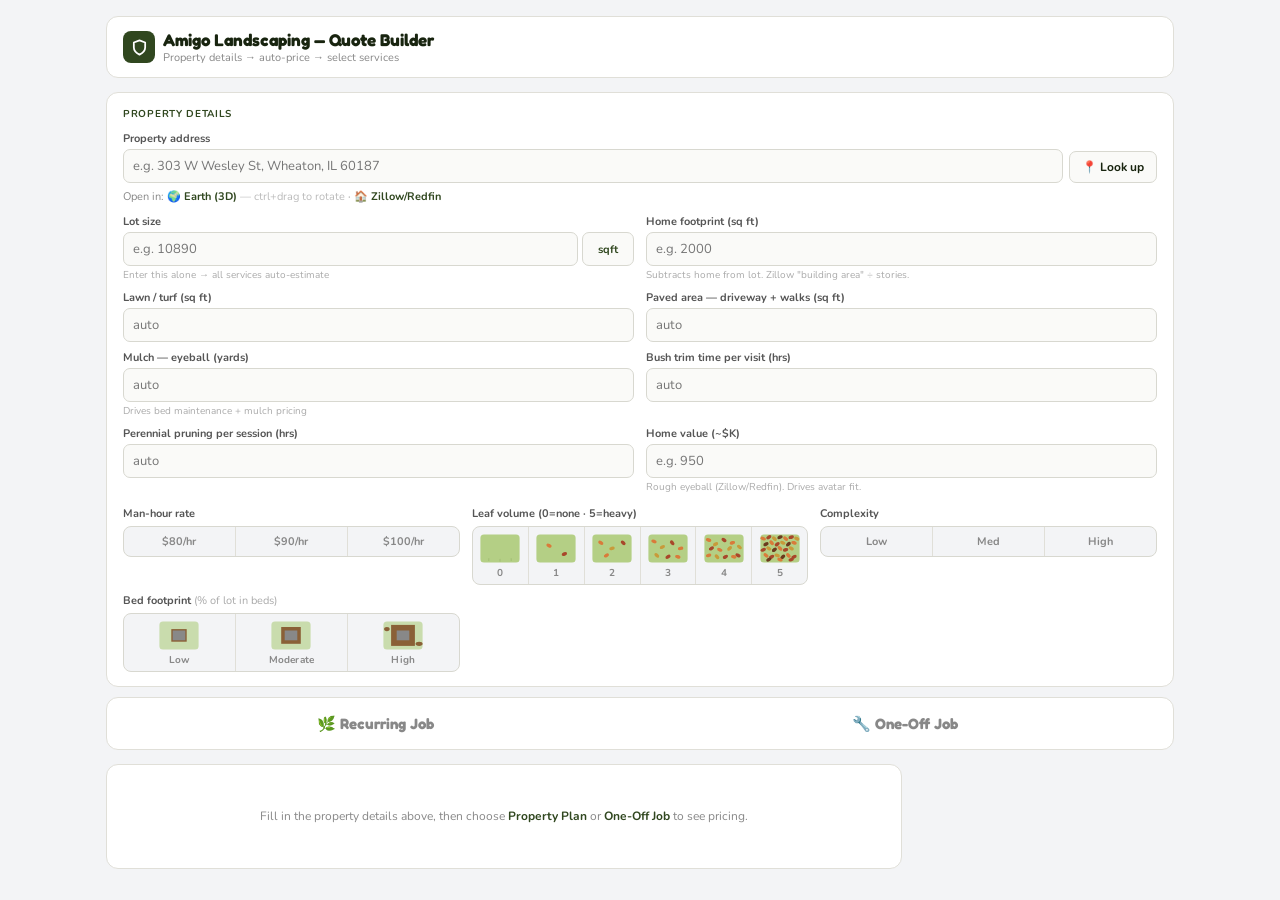
<file: legacy/index.html>
<!DOCTYPE html>
<html lang="en">
<head>
<meta charset="UTF-8">
<meta name="viewport" content="width=device-width, initial-scale=1.0">
<title>Amigo Landscaping — Quote Builder</title>
<link rel="preconnect" href="https://fonts.googleapis.com">
<link rel="preconnect" href="https://fonts.gstatic.com" crossorigin>
<link href="https://fonts.googleapis.com/css2?family=Fredoka:wght@700&family=Nunito:wght@400;700&display=swap" rel="stylesheet">
<style>
*{box-sizing:border-box;margin:0;padding:0}
body{font-family:'Nunito',sans-serif;font-size:14px;background:#F3F4F6;color:#18240F;min-height:100vh}
.wrap{max-width:1100px;margin:0 auto;padding:16px}
header{display:flex;align-items:center;justify-content:space-between;gap:10px;padding:12px 16px;background:#fff;border:1px solid #e0dfd8;border-radius:12px;margin-bottom:14px;flex-wrap:wrap}
.logo{width:32px;height:32px;background:#30471F;border-radius:8px;display:flex;align-items:center;justify-content:center;flex-shrink:0}
.h1t{font-family:'Fredoka',sans-serif;font-size:17px;font-weight:700;color:#18240F}
.sub{font-size:11px;color:#888}
.mode-bar{display:flex;background:#fff;border:1px solid #e0dfd8;border-radius:12px;padding:6px;margin-bottom:14px;gap:6px}
.mode-btn{flex:1;padding:10px 8px;border:none;border-radius:8px;font-family:'Fredoka',sans-serif;font-size:15px;font-weight:700;cursor:pointer;transition:all .15s;background:transparent;color:#888}
.mode-btn.on{background:#30471F;color:#fff}
.card{background:#fff;border:1px solid #e0dfd8;border-radius:12px;padding:14px 16px;margin-bottom:10px}
.slbl{font-size:10px;font-weight:700;text-transform:uppercase;letter-spacing:.07em;color:#30471F;margin-bottom:10px}
.g2{display:grid;grid-template-columns:1fr 1fr;gap:8px 12px}
.g3{display:grid;grid-template-columns:1fr 1fr 1fr;gap:8px 12px}
.lbl{display:block;font-size:11px;font-weight:700;color:#555;margin-bottom:3px}
input[type=number]{width:100%;font-size:13px;padding:7px 9px;border:1.5px solid #d8d8d0;border-radius:7px;background:#fafaf8;color:#18240F;outline:none;font-family:'Nunito',sans-serif}
input[type=number]:focus{border-color:#30471F;box-shadow:0 0 0 2px rgba(48,71,31,.1)}
.hint{font-size:10px;color:#aaa;margin-top:2px}
.seg{display:flex;border:1.5px solid #d8d8d0;border-radius:8px;overflow:hidden;background:#F3F4F6}
.seg button{flex:1;padding:7px 4px;font-size:11px;font-weight:700;cursor:pointer;background:transparent;border:none;border-right:1px solid #e0dfd8;color:#888;transition:all .12s;font-family:'Nunito',sans-serif}
.seg button:last-child{border-right:none}
.seg button.on{background:#30471F;color:#fff}
.seg.visual button{display:flex;flex-direction:column;align-items:center;gap:3px;padding:6px 4px;line-height:1}
.seg.visual .seg-ico{width:100%;max-width:42px;height:auto;display:block}
.seg.visual .seg-lbl{font-size:10px;letter-spacing:.2px;margin-top:1px}
.warn{background:#fffbec;border:1.5px solid #FFB300;border-radius:7px;padding:7px 10px;font-size:11px;color:#7a5800;margin-top:8px}
.cols{display:flex;gap:12px;align-items:flex-start}
.left-col{flex:1;min-width:0}
.right-col{width:260px;flex-shrink:0;position:sticky;top:10px}
@media(max-width:720px){.cols{flex-direction:column}.right-col{width:100%;position:static}.g2{grid-template-columns:1fr}.g3{grid-template-columns:1fr 1fr}}
.cat-hd{display:flex;align-items:center;justify-content:space-between;margin-bottom:8px}
.cat-title{font-size:11px;font-weight:700;text-transform:uppercase;letter-spacing:.06em;color:#30471F}
.atag{font-size:10px;padding:1px 6px;border-radius:20px;background:#e6f0e0;color:#30471F;font-weight:700}
/* Service row: fixed-height controls on the right, name takes remaining space */
.svc{display:flex;align-items:flex-start;gap:7px;padding:7px 0;border-bottom:1px solid #f5f5f0;user-select:none;flex-wrap:wrap}
.svc:last-child{border-bottom:none}
.chk{width:16px;height:16px;border-radius:4px;border:1.5px solid #d8d8d0;flex-shrink:0;display:flex;align-items:center;justify-content:center;background:#fff;transition:all .12s;margin-top:1px}
.chk.on{background:#30471F;border-color:#30471F}
.chk.dis{opacity:.3;cursor:not-allowed}
/* Name column: takes all remaining space, clips properly */
.svc-name-col{flex:1;min-width:0;overflow:hidden}
.svc-nm{font-size:12px;font-weight:700;color:#18240F;line-height:1.4;word-wrap:break-word}
.svc-nm.dim{color:#bbb}
.svc-tags{display:flex;align-items:center;flex-wrap:wrap;gap:3px;margin-top:2px}
.desc-txt{font-size:11px;color:#888;line-height:1.4;margin-top:4px}
/* Controls column: fixed width, right-aligned */
.svc-controls{display:flex;align-items:center;gap:4px;flex-shrink:0}
.pop{font-size:10px;padding:1px 6px;border-radius:20px;background:#FFB300;color:#18240F;font-weight:700;white-space:nowrap}
.req{font-size:10px;color:#bbb;font-weight:400;white-space:nowrap}
.pi{width:68px;font-size:12px;padding:5px 6px;border:1.5px solid #d8d8d0;border-radius:6px;text-align:right;background:#fafaf8;color:#18240F;font-family:'Nunito',sans-serif}
.pi.ovr{border-color:#FFB300;background:#fffbec}
.svc-mo{font-size:12px;color:#30471F;font-weight:700;white-space:nowrap;min-width:54px;text-align:center;padding:5px 6px;border:1.5px solid #d8e8d0;border-radius:6px;background:#f5f9f4;cursor:pointer;font-family:'Nunito',sans-serif;transition:all .15s}
.svc-mo:hover{background:#e6f0e0;border-color:#30471F}
.svc-mo.copied{background:#30471F;color:#fff;border-color:#30471F}
.ovr-badge{display:flex;align-items:center;gap:2px}
.ovr-dot{font-size:9px;color:#FFB300;font-weight:700;white-space:nowrap}
.ovr-reset{font-size:9px;color:#aaa;cursor:pointer;text-decoration:underline;white-space:nowrap}
.ovr-reset:hover{color:#cc0000}
.exp-btn{font-size:11px;color:#aaa;cursor:pointer;padding:2px 5px;border-radius:4px;border:1px solid #e8e8e0;background:#fafaf8;white-space:nowrap;font-family:'Nunito',sans-serif;line-height:1}
.exp-btn:hover{background:#f0f0ea}
.auto-val{text-align:right;font-size:12px;min-width:68px}
.ref-section{margin-top:8px}
.ref-cat{margin-bottom:6px;border:1px solid #e8e8e0;border-radius:8px;overflow:hidden}
.ref-cat-hd{padding:7px 10px;background:#f5f9f4;font-size:11px;font-weight:700;color:#30471F;cursor:pointer;display:flex;justify-content:space-between;align-items:center}
.ref-cat-hd:hover{background:#e6f0e0}
.ref-cat-body{padding:6px 10px}
.ref-item{padding:4px 0;border-bottom:1px solid #f5f5f0}
.ref-item:last-child{border-bottom:none}
.ref-item-nm{font-size:11px;font-weight:700;color:#18240F}
.ref-item-desc{font-size:10px;color:#888;line-height:1.4;margin-top:1px}
.ref-sub-desc{font-size:10px;color:#5a7a50;line-height:1.4;margin:2px 0 4px;padding:0 10px}
.info-bar{padding:7px 9px;background:#F3F4F6;border-radius:7px;font-size:11px;margin-top:7px}
.empty{text-align:center;padding:16px 0;font-size:11px;color:#bbb}
.sm-hint{font-size:10px;color:#aaa;margin-top:6px;padding-top:6px;border-top:1px dashed #e8e8e0}
.addr-btn{padding:7px 12px;font-size:12px;font-weight:700;border:1.5px solid #d8d8d0;border-radius:7px;background:#fafaf8;color:#18240F;cursor:pointer;white-space:nowrap;font-family:'Nunito',sans-serif;transition:all .12s}
.addr-btn:hover{background:#e6f0e0;border-color:#30471F}
.unit-btn{width:52px;font-size:11px;font-weight:700;border:1.5px solid #d8d8d0;border-radius:7px;background:#fafaf8;color:#30471F;cursor:pointer;white-space:nowrap;font-family:'Nunito',sans-serif;transition:all .12s;flex-shrink:0}
.unit-btn:hover{background:#e6f0e0;border-color:#30471F}
.ext-lnk{color:#30471F;font-weight:700;text-decoration:none;white-space:nowrap}
.ext-lnk:hover{text-decoration:underline}
.spinner{display:inline-block;width:10px;height:10px;border:1.5px solid #d8d8d0;border-top-color:#30471F;border-radius:50%;animation:spin .8s linear infinite;vertical-align:-1px;margin-right:5px}
@keyframes spin{to{transform:rotate(360deg)}}
</style>
</head>
<body>
<div class="wrap">
<header>
  <div style="display:flex;align-items:center;gap:8px">
    <div class="logo"><svg width="17" height="17" viewBox="0 0 24 24" fill="none" stroke="white" stroke-width="2.5" stroke-linecap="round" stroke-linejoin="round"><path d="M12 22s8-4 8-10V5l-8-3-8 3v7c0 6 8 10 8 10z"/></svg></div>
    <div><div class="h1t">Amigo Landscaping — Quote Builder</div><div class="sub">Property details → auto-price → select services</div></div>
  </div>
</header>

<div class="card">
  <div class="slbl">Property details</div>
  <div style="display:flex;gap:6px;align-items:flex-end;margin-bottom:6px;flex-wrap:wrap">
    <div style="flex:1;min-width:180px"><label class="lbl">Property address</label><input type="text" id="iAddr" placeholder="e.g. 303 W Wesley St, Wheaton, IL 60187" onkeydown="if(event.key==='Enter'){event.preventDefault();lookupAddr();}" style="width:100%;font-size:13px;padding:7px 9px;border:1.5px solid #d8d8d0;border-radius:7px;background:#fafaf8;color:#18240F;outline:none;font-family:'Nunito',sans-serif"></div>
    <button class="addr-btn" onclick="lookupAddr()" id="lkBtn">📍 Look up</button>
  </div>
  <div style="font-size:11px;color:#888;margin-bottom:10px">Open in:
    <a href="#" onclick="openEarth();return false" class="ext-lnk">🌍 Earth (3D)</a> <span style="color:#bbb;font-weight:400">— ctrl+drag to rotate</span> ·
    <a href="#" onclick="openLotSearch();return false" class="ext-lnk">🏠 Zillow/Redfin</a>
  </div>
  <div id="mapBox" style="display:none;height:380px;border-radius:10px;overflow:hidden;border:1.5px solid #d8d8d0;margin-bottom:6px"></div>
  <div id="mapMeta" style="display:none;font-size:10px;color:#888;margin-bottom:10px;justify-content:space-between;align-items:center;gap:8px;flex-wrap:wrap"><span id="mapAddr"></span><span style="color:#aaa">Use the layer toggle inside the map to switch between Map &amp; Satellite</span></div>
  <div class="g2" style="margin-bottom:12px">
    <div><label class="lbl">Lot size</label><div style="display:flex;gap:4px"><input type="number" id="iLt" placeholder="e.g. 10890" step="any" oninput="upd()" style="flex:1;min-width:0"><button type="button" id="iLtU" class="unit-btn" onclick="toggleLotUnit()">sqft</button></div><div class="hint" id="iLtH">Enter this alone → all services auto-estimate</div></div>
    <div><label class="lbl">Home footprint (sq ft)</label><input type="number" id="iHf" placeholder="e.g. 2000" oninput="upd()"><div class="hint">Subtracts home from lot. Zillow "building area" ÷ stories.</div></div>
    <div><label class="lbl">Lawn / turf (sq ft)</label><input type="number" id="iLn" placeholder="auto" oninput="upd()"></div>
    <div><label class="lbl">Paved area — driveway + walks (sq ft)</label><input type="number" id="iPv" placeholder="auto" oninput="upd()"></div>
    <div><label class="lbl">Mulch — eyeball (yards)</label><input type="number" id="iMu" placeholder="auto" step="0.5" oninput="upd()"><div class="hint">Drives bed maintenance + mulch pricing</div></div>
    <div><label class="lbl">Bush trim time per visit (hrs)</label><input type="number" id="iTr" placeholder="auto" step="0.25" oninput="upd()"></div>
    <div><label class="lbl">Perennial pruning per session (hrs)</label><input type="number" id="iPe" placeholder="auto" step="0.25" oninput="upd()"></div>
    <div><label class="lbl">Home value (~$K)</label><input type="number" id="iHv" placeholder="e.g. 950" step="10" oninput="upd()"><div class="hint">Rough eyeball (Zillow/Redfin). Drives avatar fit.</div></div>
  </div>
  <div class="g3">
    <div><label class="lbl" style="margin-bottom:5px">Man-hour rate</label>
      <div class="seg" id="rPg">
        <button onclick="setSeg('rPg',this,()=>ST.rate=80)">$80/hr</button>
        <button onclick="setSeg('rPg',this,()=>ST.rate=90)">$90/hr</button>
        <button onclick="setSeg('rPg',this,()=>ST.rate=100)">$100/hr</button>
      </div>
    </div>
    <div><label class="lbl" style="margin-bottom:5px">Leaf volume (0=none · 5=heavy)</label>
      <div class="seg visual" id="lPg">
        <button onclick="setSeg('lPg',this,()=>ST.leaf=0)"><svg class="seg-ico" viewBox="0 0 60 44"><rect x="2" y="2" width="56" height="40" rx="5" fill="#b4cf85"/><line x1="14" y1="36" x2="14" y2="40" stroke="#94b365" stroke-width="0.8"/><line x1="30" y1="37" x2="30" y2="41" stroke="#94b365" stroke-width="0.8"/><line x1="46" y1="36" x2="46" y2="40" stroke="#94b365" stroke-width="0.8"/></svg><span class="seg-lbl">0</span></button>
        <button onclick="setSeg('lPg',this,()=>ST.leaf=1)"><svg class="seg-ico" viewBox="0 0 60 44"><rect x="2" y="2" width="56" height="40" rx="5" fill="#b4cf85"/><ellipse cx="20" cy="18" rx="4" ry="2.5" fill="#d97b3a" transform="rotate(25 20 18)"/><ellipse cx="42" cy="30" rx="4" ry="2.5" fill="#a8472a" transform="rotate(-20 42 30)"/></svg><span class="seg-lbl">1</span></button>
        <button onclick="setSeg('lPg',this,()=>ST.leaf=2)"><svg class="seg-ico" viewBox="0 0 60 44"><rect x="2" y="2" width="56" height="40" rx="5" fill="#b4cf85"/><ellipse cx="14" cy="14" rx="4" ry="2.5" fill="#d97b3a" transform="rotate(30 14 14)"/><ellipse cx="30" cy="22" rx="4" ry="2.5" fill="#c89a3a" transform="rotate(-15 30 22)"/><ellipse cx="46" cy="14" rx="4" ry="2.5" fill="#a8472a" transform="rotate(40 46 14)"/><ellipse cx="22" cy="32" rx="4" ry="2.5" fill="#d97b3a" transform="rotate(-30 22 32)"/></svg><span class="seg-lbl">2</span></button>
        <button onclick="setSeg('lPg',this,()=>ST.leaf=3)"><svg class="seg-ico" viewBox="0 0 60 44"><rect x="2" y="2" width="56" height="40" rx="5" fill="#b4cf85"/><ellipse cx="10" cy="12" rx="4" ry="2.5" fill="#d97b3a" transform="rotate(20 10 12)"/><ellipse cx="22" cy="20" rx="4" ry="2.5" fill="#c89a3a" transform="rotate(-25 22 20)"/><ellipse cx="36" cy="14" rx="4" ry="2.5" fill="#a8472a" transform="rotate(50 36 14)"/><ellipse cx="48" cy="22" rx="4" ry="2.5" fill="#d97b3a" transform="rotate(-10 48 22)"/><ellipse cx="14" cy="32" rx="4" ry="2.5" fill="#c89a3a" transform="rotate(40 14 32)"/><ellipse cx="30" cy="34" rx="4" ry="2.5" fill="#a8472a" transform="rotate(-30 30 34)"/><ellipse cx="44" cy="34" rx="4" ry="2.5" fill="#d97b3a" transform="rotate(15 44 34)"/></svg><span class="seg-lbl">3</span></button>
        <button onclick="setSeg('lPg',this,()=>ST.leaf=4)"><svg class="seg-ico" viewBox="0 0 60 44"><rect x="2" y="2" width="56" height="40" rx="5" fill="#b4cf85"/><ellipse cx="8" cy="10" rx="4" ry="2.5" fill="#d97b3a" transform="rotate(15 8 10)"/><ellipse cx="18" cy="16" rx="4" ry="2.5" fill="#c89a3a" transform="rotate(-25 18 16)"/><ellipse cx="30" cy="10" rx="4" ry="2.5" fill="#a8472a" transform="rotate(35 30 10)"/><ellipse cx="42" cy="14" rx="4" ry="2.5" fill="#d97b3a" transform="rotate(-15 42 14)"/><ellipse cx="52" cy="20" rx="4" ry="2.5" fill="#c89a3a" transform="rotate(40 52 20)"/><ellipse cx="12" cy="22" rx="4" ry="2.5" fill="#a8472a" transform="rotate(-30 12 22)"/><ellipse cx="24" cy="24" rx="4" ry="2.5" fill="#d97b3a" transform="rotate(20 24 24)"/><ellipse cx="38" cy="22" rx="4" ry="2.5" fill="#c89a3a" transform="rotate(-40 38 22)"/><ellipse cx="50" cy="32" rx="4" ry="2.5" fill="#a8472a" transform="rotate(25 50 32)"/><ellipse cx="8" cy="32" rx="4" ry="2.5" fill="#d97b3a" transform="rotate(-15 8 32)"/><ellipse cx="20" cy="34" rx="4" ry="2.5" fill="#c89a3a" transform="rotate(45 20 34)"/><ellipse cx="32" cy="34" rx="4" ry="2.5" fill="#a8472a" transform="rotate(-25 32 34)"/><ellipse cx="44" cy="34" rx="4" ry="2.5" fill="#d97b3a" transform="rotate(10 44 34)"/></svg><span class="seg-lbl">4</span></button>
        <button onclick="setSeg('lPg',this,()=>ST.leaf=5)"><svg class="seg-ico" viewBox="0 0 60 44"><rect x="2" y="2" width="56" height="40" rx="5" fill="#b4cf85"/><ellipse cx="6" cy="8" rx="4" ry="2.5" fill="#d97b3a" transform="rotate(20 6 8)"/><ellipse cx="14" cy="6" rx="4" ry="2.5" fill="#a8472a" transform="rotate(-30 14 6)"/><ellipse cx="22" cy="8" rx="4" ry="2.5" fill="#c89a3a" transform="rotate(40 22 8)"/><ellipse cx="30" cy="6" rx="4" ry="2.5" fill="#6b3a1d" transform="rotate(-20 30 6)"/><ellipse cx="38" cy="8" rx="4" ry="2.5" fill="#d97b3a" transform="rotate(35 38 8)"/><ellipse cx="46" cy="6" rx="4" ry="2.5" fill="#a8472a" transform="rotate(-15 46 6)"/><ellipse cx="54" cy="8" rx="4" ry="2.5" fill="#c89a3a" transform="rotate(25 54 8)"/><ellipse cx="10" cy="16" rx="4" ry="2.5" fill="#6b3a1d" transform="rotate(-25 10 16)"/><ellipse cx="18" cy="14" rx="4" ry="2.5" fill="#d97b3a" transform="rotate(45 18 14)"/><ellipse cx="26" cy="16" rx="4" ry="2.5" fill="#a8472a" transform="rotate(-35 26 16)"/><ellipse cx="34" cy="14" rx="4" ry="2.5" fill="#c89a3a" transform="rotate(20 34 14)"/><ellipse cx="42" cy="16" rx="4" ry="2.5" fill="#6b3a1d" transform="rotate(-40 42 16)"/><ellipse cx="50" cy="14" rx="4" ry="2.5" fill="#d97b3a" transform="rotate(15 50 14)"/><ellipse cx="6" cy="24" rx="4" ry="2.5" fill="#a8472a" transform="rotate(-20 6 24)"/><ellipse cx="14" cy="22" rx="4" ry="2.5" fill="#c89a3a" transform="rotate(30 14 22)"/><ellipse cx="22" cy="24" rx="4" ry="2.5" fill="#6b3a1d" transform="rotate(-35 22 24)"/><ellipse cx="30" cy="22" rx="4" ry="2.5" fill="#d97b3a" transform="rotate(40 30 22)"/><ellipse cx="38" cy="24" rx="4" ry="2.5" fill="#a8472a" transform="rotate(-15 38 24)"/><ellipse cx="46" cy="22" rx="4" ry="2.5" fill="#c89a3a" transform="rotate(25 46 22)"/><ellipse cx="10" cy="32" rx="4" ry="2.5" fill="#d97b3a" transform="rotate(35 10 32)"/><ellipse cx="18" cy="34" rx="4" ry="2.5" fill="#a8472a" transform="rotate(-25 18 34)"/><ellipse cx="26" cy="32" rx="4" ry="2.5" fill="#c89a3a" transform="rotate(15 26 32)"/><ellipse cx="34" cy="34" rx="4" ry="2.5" fill="#6b3a1d" transform="rotate(-40 34 34)"/><ellipse cx="42" cy="32" rx="4" ry="2.5" fill="#d97b3a" transform="rotate(45 42 32)"/><ellipse cx="50" cy="34" rx="4" ry="2.5" fill="#a8472a" transform="rotate(-20 50 34)"/><ellipse cx="14" cy="38" rx="4" ry="2.5" fill="#6b3a1d" transform="rotate(-30 14 38)"/><ellipse cx="30" cy="38" rx="4" ry="2.5" fill="#d97b3a" transform="rotate(20 30 38)"/><ellipse cx="46" cy="38" rx="4" ry="2.5" fill="#a8472a" transform="rotate(-15 46 38)"/></svg><span class="seg-lbl">5</span></button>
      </div>
    </div>
    <div><label class="lbl" style="margin-bottom:5px">Complexity</label>
      <div class="seg" id="cxPg">
        <button onclick="setSeg('cxPg',this,()=>ST.complex='low')">Low</button>
        <button onclick="setSeg('cxPg',this,()=>ST.complex='med')">Med</button>
        <button onclick="setSeg('cxPg',this,()=>ST.complex='high')">High</button>
      </div>
    </div>
    <div><label class="lbl" style="margin-bottom:5px">Bed footprint <span style="color:#aaa;font-weight:400">(% of lot in beds)</span></label>
      <div class="seg visual" id="bfPg">
        <button onclick="setSeg('bfPg',this,()=>ST.bedFootprint='low')"><svg class="seg-ico" viewBox="0 0 60 44"><rect x="2" y="2" width="56" height="40" rx="5" fill="#c9dcad"/><rect x="19" y="13" width="22" height="18" fill="#8a6037"/><rect x="21" y="15" width="18" height="14" fill="#888"/></svg><span class="seg-lbl">Low</span></button>
        <button onclick="setSeg('bfPg',this,()=>ST.bedFootprint='mod')"><svg class="seg-ico" viewBox="0 0 60 44"><rect x="2" y="2" width="56" height="40" rx="5" fill="#c9dcad"/><rect x="16" y="10" width="28" height="24" fill="#8a6037"/><rect x="21" y="15" width="18" height="14" fill="#888"/></svg><span class="seg-lbl">Moderate</span></button>
        <button onclick="setSeg('bfPg',this,()=>ST.bedFootprint='high')"><svg class="seg-ico" viewBox="0 0 60 44"><rect x="2" y="2" width="56" height="40" rx="5" fill="#c9dcad"/><rect x="13" y="7" width="34" height="30" fill="#8a6037"/><rect x="21" y="15" width="18" height="14" fill="#888"/><ellipse cx="7" cy="13" rx="4" ry="3" fill="#8a6037"/><ellipse cx="53" cy="34" rx="5" ry="3" fill="#8a6037"/></svg><span class="seg-lbl">High</span></button>
      </div>
    </div>
    <div id="snowRow" style="display:none"><label class="lbl" style="margin-bottom:5px">Snow trigger</label>
      <div class="seg" id="snPg">
        <button onclick="setSeg('snPg',this,()=>ST.snow='2plus')">2&quot;+</button>
        <button onclick="setSeg('snPg',this,()=>ST.snow='1plus')">1&quot;+</button>
        <button onclick="setSeg('snPg',this,()=>ST.snow='zero')">Zero tolerance</button>
      </div>
    </div>
    <div id="visRow" style="display:none"><label class="lbl" style="margin-bottom:5px">Mowing visits remaining <span style="color:#aaa;font-weight:400">(of 35)</span></label><input type="number" id="iVr" placeholder="35" min="1" max="35" oninput="upd()" style="width:100%;font-size:13px;padding:7px 9px;border:1.5px solid #d8d8d0;border-radius:7px;background:#fafaf8;color:#18240F;outline:none;font-family:'Nunito',sans-serif"></div>
    <div id="tierRow" style="display:none"><label class="lbl" style="margin-bottom:5px">Quote effort <span style="color:#aaa;font-weight:400">(sets floor)</span></label>
      <div class="seg" id="tPg">
        <button class="on" onclick="setSeg('tPg',this,()=>ST.oneTier='remote')">Remote</button>
        <button onclick="setSeg('tPg',this,()=>ST.oneTier='driveby')">Drive-by</button>
        <button onclick="setSeg('tPg',this,()=>ST.oneTier='appt')">Appt</button>
      </div>
    </div>
  </div>
  <div id="estW" style="display:none" class="warn"></div>
</div>

<div id="avBox" style="display:none;margin-bottom:10px"></div>
<div id="fitBox" style="display:none;margin-bottom:10px"></div>

<div class="mode-bar">
  <button class="mode-btn" id="mRec" onclick="setMode('recurring')">🌿 Recurring Job</button>
  <button class="mode-btn" id="mOne" onclick="setMode('onetime')">🔧 One-Off Job</button>
</div>
<div class="mode-bar" id="recViewBar" style="display:none;padding:4px;margin-bottom:14px">
  <button class="mode-btn on" id="vVis" onclick="setRecView('visit')" style="font-size:13px;padding:8px 6px">Per-Visit Pricing</button>
  <button class="mode-btn" id="vPlan" onclick="setRecView('plan')" style="font-size:13px;padding:8px 6px">Property Plan</button>
</div>

<div id="planStartRow" style="display:none;margin-bottom:14px">
  <div style="display:flex;align-items:center;gap:10px;flex-wrap:wrap;padding:9px 14px;background:#f5f9f4;border:1.5px solid #d8d8d0;border-radius:8px;font-size:12px">
    <span style="font-weight:700;color:#18240F">Plan start month:</span>
    <select id="iPlanStart" onchange="setPlanStart(parseInt(this.value))" style="font-family:'Nunito',sans-serif;font-size:12px;padding:5px 10px;border:1.5px solid #d8d8d0;border-radius:6px;background:#fafaf8;color:#18240F;font-weight:700;cursor:pointer">
      <option value="3">March (full year)</option>
      <option value="4">April</option>
      <option value="5">May</option>
      <option value="6">June</option>
      <option value="7">July</option>
      <option value="8">August</option>
      <option value="9">September</option>
      <option value="10">October</option>
      <option value="11">November</option>
      <option value="12">December</option>
      <option value="1">January</option>
      <option value="2">February</option>
    </select>
    <span id="planStartHint" style="color:#666;font-size:11px"></span>
  </div>
</div>

<div class="cols">
  <div class="left-col" id="svcCol"></div>
  <div class="right-col" id="outCol"></div>
</div>
</div>

<script src="route-fit.js"></script>
<script>
const $=id=>document.getElementById(id);
function escHtml(s){return String(s==null?'':s).replace(/[&<>"']/g,function(c){return {'&':'&amp;','<':'&lt;','>':'&gt;','"':'&quot;',"'":'&#39;'}[c];});}
let ROUTE_DATA=null;
async function loadRouteData(){
  try{ROUTE_DATA=await fetch('routes.json').then(r=>r.json());}catch(e){ROUTE_DATA=null;}
  renderFit();
}
async function geocodeForFit(a){
  try{
    const g=await fetch('https://nominatim.openstreetmap.org/search?format=json&addressdetails=1&limit=1&q='+encodeURIComponent(a)).then(r=>r.json());
    if(!g||!g.length){ST.fitGeo=null;renderFit();return;}
    const ad=g[0].address||{};
    ST.fitGeo={lat:+g[0].lat,lng:+g[0].lon,town:ad.town||ad.city||ad.village||ad.hamlet||ad.municipality||''};
  }catch(e){ST.fitGeo=null;}
  renderFit();
}
function fitBadge(status){
  return status==='in'?{bd:'#30471F',bg:'#f5f9f4',fg:'#30471F',ic:'✓',txt:'IN AREA'}
    :status==='borderline'?{bd:'#FFB300',bg:'#fffbec',fg:'#7a5800',ic:'!',txt:'BORDERLINE'}
    :{bd:'#cc0000',bg:'#fff5f5',fg:'#a00',ic:'✕',txt:'OUT OF AREA'};
}
function renderFit(){
  const box=$('fitBox');if(!box)return;
  if(!ST.fitGeo||!ROUTE_DATA||typeof RouteFit==='undefined'){box.style.display='none';box.innerHTML='';return;}
  const v=RouteFit.computeFit({pin:{lat:ST.fitGeo.lat,lng:ST.fitGeo.lng},town:ST.fitGeo.town},ROUTE_DATA);
  const c=fitBadge(v.area.status);
  let h='<div style="background:'+c.bg+';border:1.5px solid '+c.bd+';border-radius:10px;padding:10px 14px">';
  h+='<div style="display:flex;gap:8px;align-items:center;margin-bottom:6px"><div style="width:20px;height:20px;border-radius:50%;background:'+c.bd+';color:#fff;display:flex;align-items:center;justify-content:center;font-weight:700;font-size:12px;flex-shrink:0">'+c.ic+'</div><div style="font-size:12px;font-weight:700;color:'+c.fg+'">'+c.txt+' · ~'+v.area.distanceMi+' mi from base</div></div>';
  h+='<div style="font-size:10px;color:#999;margin-bottom:6px">straight-line proxy — verify surface-street route (no highway/toll)</div>';
  if(v.blacklist.blocked){
    const bc=v.blacklist.scope==='both'?'#a00':'#7a5800';
    h+='<div style="font-size:11px;font-weight:700;color:'+bc+';margin-bottom:6px">⛔ '+escHtml(ST.fitGeo.town||'This town')+' — '+v.blacklist.label+'</div>';
  }
  if(v.routes&&v.routes.ranked.length){
    const top=v.routes.ranked.slice(0,3);
    if(v.routes.fallback){
      h+='<div style="font-size:11px;color:'+c.fg+'"><b>Outlier — no route within 1 mi.</b> Nearest: '+top[0].name+' ('+top[0].nearestMi+' mi)</div>';
    }else{
      const b=top[0];
      h+='<div style="font-size:12px;font-weight:700;color:#30471F;margin-bottom:2px">Best route: '+b.name+'</div>';
      h+='<div style="font-size:11px;color:#666;margin-bottom:4px">'+b.density+' stop'+(b.density===1?'':'s')+' within 1 mi · closest '+b.nearestMi+' mi</div>';
      const rest=top.slice(1).filter(r=>r.density>0||r.nearestMi<3);/* show runner-up only if it has stops within 1mi OR its nearest stop is <3mi */
      rest.forEach(r=>{h+='<div style="font-size:11px;color:#888">Runner-up: '+r.name+' — '+r.density+' within 1 mi · '+r.nearestMi+' mi</div>';});
    }
  }else if(v.area.status==='out'){
    h+='<div style="font-size:11px;color:#a00">Outside service area — decline politely or hand off.</div>';
  }
  h+='</div>';
  box.style.display='block';box.innerHTML=h;
}
const V=35,BCB=100,BCR1=38,BCR2=26,BEB=200,BER1=60,BER2=40;
const SLM=[0.75,0.9,1.0,1.15,1.30,1.50];
let ST={lawn:0,lot:0,paved:0,mulch:0,trim:0,peren:0,rate:0,leaf:null,snow:null,mode:null,homeVal:0,homeFt:0,complex:null,bedFootprint:null,visitsRemain:0,oneTier:'remote',recView:'visit',sel:new Set(['A1']),selOne:new Set(),ov:{},ovOne:{},exp:new Set(),lotUnit:'sqft',trimDensity:'light',weedPressure:'light',bufferOn:false,planStartMonth:3,fitGeo:null};
// Bed footprint % of nonHome area — drives auto-derived mulch yards
// Calibrated so 0.25-acre / 2000-sqft home produces clean 3/6/9 yards
const BED_FOOTPRINT_PCT={low:0.03,mod:0.07,high:0.10};
const CXM={low:1.0,med:1.15,high:1.35};
const TIER_FLOOR={remote:250,driveby:550,appt:1000};
const PLAN_FLOOR=149;
const PLAN_DISCOUNT=1.0;
// Time-based labor model — see docs/superpowers/specs/2026-05-17-time-based-pricing-overhaul-design.md §2.1
const CREW_HOUR_RATE=160;
const LABOR_DAY=1280;
// Flower Bed Refresh — $150/yd flat: mulch + edging + complimentary Preen
// Internal cost stack per yard (totals to $150):
const MULCH_RAW_PER_YD=30;       // raw mulch material
const MULCH_DELIVERY_PER_YD=30;  // delivery + material markup
const PREEN_PER_YD=12;           // Preen material
const MULCH_PRICE_PER_YD=150;    // customer price/yd
const MULCH_MAT_PER_YD=MULCH_RAW_PER_YD+PREEN_PER_YD; // true material cost ($42/yd)
// One-time weeding (OF2) — labor min/yd of mulch by weed pressure.
// Calibrated so at $80/hr base, 2-crew: light=$10/yd, mod=$20/yd, heavy=$30/yd.
// Scales automatically with the man-hour rate slider.
const WEED_MIN_PER_YD={none:0,light:3.75,mod:7.5,heavy:11.25};
// Trim density multipliers — §3.2 (per-service weights, recurring vs one-time)
const TRIM_DENSITY_MULT={
  E1: {light:1.0, std:1.15, dense:1.35},
  E2: {light:1.0, std:1.10, dense:1.20},
  E5: {light:1.0, std:1.15, dense:1.35},
  OE1:{light:1.0, std:1.40, dense:1.80}
};
// Weed pressure multipliers — C1/C2/OF3 (OF2 uses WEED_MIN_PER_YD directly)
const WEED_PRESSURE_MULT={
  C1: {none:0, light:1.0, mod:1.15, heavy:1.30},
  C2: {none:0, light:1.0, mod:1.15, heavy:1.30},
  OF3:{none:0, light:1.0, mod:1.40, heavy:1.80}
};
// Top-down mulch swatches with 0/2/5/~18 weed sprigs — visual dial for weed pressure.
const WEED_ICONS={
  none:'<svg class="seg-ico" viewBox="0 0 60 44"><rect x="2" y="2" width="56" height="40" rx="5" fill="#8a6037"/><circle cx="12" cy="14" r="1.2" fill="#6e4a28"/><circle cx="22" cy="22" r="1.2" fill="#6e4a28"/><circle cx="38" cy="11" r="1.2" fill="#6e4a28"/><circle cx="48" cy="28" r="1.2" fill="#6e4a28"/><circle cx="30" cy="35" r="1.2" fill="#6e4a28"/><circle cx="44" cy="18" r="1.2" fill="#6e4a28"/></svg>',
  light:'<svg class="seg-ico" viewBox="0 0 60 44"><rect x="2" y="2" width="56" height="40" rx="5" fill="#8a6037"/><circle cx="12" cy="14" r="1.2" fill="#6e4a28"/><circle cx="22" cy="22" r="1.2" fill="#6e4a28"/><circle cx="48" cy="28" r="1.2" fill="#6e4a28"/><circle cx="30" cy="35" r="1.2" fill="#6e4a28"/><g fill="#5a8a3a"><path d="M18 28 L19 18 L17 20 Z M19 22 L21 18 L19 19 Z M19 22 L17 18 L19 19 Z"/><path d="M40 32 L41 22 L39 24 Z M41 26 L43 22 L41 23 Z M41 26 L39 22 L41 23 Z"/></g></svg>',
  mod:'<svg class="seg-ico" viewBox="0 0 60 44"><rect x="2" y="2" width="56" height="40" rx="5" fill="#8a6037"/><circle cx="12" cy="14" r="1.2" fill="#6e4a28"/><circle cx="48" cy="28" r="1.2" fill="#6e4a28"/><g fill="#5a8a3a"><path d="M12 30 L13 20 L11 22 Z M13 24 L15 20 L13 21 Z M13 24 L11 20 L13 21 Z"/><path d="M24 18 L25 8 L23 10 Z M25 12 L27 8 L25 9 Z M25 12 L23 8 L25 9 Z"/><path d="M30 36 L31 26 L29 28 Z M31 30 L33 26 L31 27 Z M31 30 L29 26 L31 27 Z"/><path d="M40 22 L41 12 L39 14 Z M41 16 L43 12 L41 13 Z M41 16 L39 12 L41 13 Z"/><path d="M48 36 L49 26 L47 28 Z M49 30 L51 26 L49 27 Z M49 30 L47 26 L49 27 Z"/></g></svg>',
  heavy:'<svg class="seg-ico" viewBox="0 0 60 44"><rect x="2" y="2" width="56" height="40" rx="5" fill="#8a6037"/><g fill="#5a8a3a"><path d="M6 16 L7 6 L5 8 Z M7 10 L9 6 L7 7 Z M7 10 L5 6 L7 7 Z"/><path d="M11 28 L12 18 L10 20 Z M12 22 L14 18 L12 19 Z M12 22 L10 18 L12 19 Z"/><path d="M14 12 L15 2 L13 4 Z M15 6 L17 2 L15 3 Z M15 6 L13 2 L15 3 Z" transform="translate(0,4)"/><path d="M19 36 L20 26 L18 28 Z M20 30 L22 26 L20 27 Z M20 30 L18 26 L20 27 Z"/><path d="M22 20 L23 10 L21 12 Z M23 14 L25 10 L23 11 Z M23 14 L21 10 L23 11 Z"/><path d="M27 28 L28 18 L26 20 Z M28 22 L30 18 L28 19 Z M28 22 L26 18 L28 19 Z"/><path d="M30 12 L31 2 L29 4 Z M31 6 L33 2 L31 3 Z M31 6 L29 2 L31 3 Z" transform="translate(0,4)"/><path d="M34 38 L35 28 L33 30 Z M35 32 L37 28 L35 29 Z M35 32 L33 28 L35 29 Z"/><path d="M38 22 L39 12 L37 14 Z M39 16 L41 12 L39 13 Z M39 16 L37 12 L39 13 Z"/><path d="M42 30 L43 20 L41 22 Z M43 24 L45 20 L43 21 Z M43 24 L41 20 L43 21 Z"/><path d="M45 14 L46 4 L44 6 Z M46 8 L48 4 L46 5 Z M46 8 L44 4 L46 5 Z" transform="translate(0,4)"/><path d="M49 22 L50 12 L48 14 Z M50 16 L52 12 L50 13 Z M50 16 L48 12 L50 13 Z"/><path d="M52 36 L53 26 L51 28 Z M53 30 L55 26 L53 27 Z M53 30 L51 26 L53 27 Z"/><path d="M55 16 L56 6 L54 8 Z M56 10 L58 6 L56 7 Z M56 10 L54 6 L56 7 Z"/><path d="M8 38 L9 28 L7 30 Z M9 32 L11 28 L9 29 Z M9 32 L7 28 L9 29 Z"/><path d="M16 26 L17 16 L15 18 Z M17 20 L19 16 L17 17 Z M17 20 L15 16 L17 17 Z"/><path d="M37 10 L38 2 L36 4 Z M38 6 L40 2 L38 3 Z M38 6 L36 2 L38 3 Z" transform="translate(0,2)"/><path d="M48 38 L49 28 L47 30 Z M49 32 L51 28 L49 29 Z M49 32 L47 28 L49 29 Z"/></g></svg>'
};
// Trim lot brackets — §4.2
const TRIM_BRACKETS=[
  {maxSqft:10890,  hrs:2}, // <0.25 ac — flat 2h
  {maxSqft:21780,  hrs:4}, // 0.25–0.5 ac — interp 2→4
  {maxSqft:32670,  hrs:6}, // 0.5–0.75 ac — interp 4→6
  {maxSqft:Infinity,hrs:8} // >0.75 ac — interp 6→8 capped
];
// Outside-ICP threshold (sqft)
const ICP_LOT_CAP=32670;
// E2 = X × E1
const E2_MULT=2.25;
const RATE_BASE=80;
const RATE_SVCS=['A1','A2','C1','C2','B1','B2','B3','B4','D1','D2','G1','G2','G3','G4','G5','OB1','OB2','OB3','OB4','OD1','OD2','OD3','OD4','H1','H2','H4','H3'];
// Snow stays at full per-visit price even on the plan — no 5% discount, no mid-year proration.
const PLAN_SVCS=['A1','A2','C1','C2','B1','B2','B3','B4','D1','D2','G1','G2','G3','G4','G5','E1','E2','E5','E3','F1'];
// Plan-start-month proration — mid-year sign-ups
const PLAN_VISITS_BY_START_MONTH={3:35,4:30,5:26,6:22,7:17,8:13,9:8,10:4,11:1,12:0,1:0,2:0};
const MONTH_NAMES={1:'January',2:'February',3:'March',4:'April',5:'May',6:'June',7:'July',8:'August',9:'September',10:'October',11:'November',12:'December'};
function planMonths(){if(ST.mode==='recurring'&&ST.recView==='plan'){const m=ST.planStartMonth||3;return m>=3?15-m:3-m;}return 12;}
function setPlanStart(m){ST.planStartMonth=m;const vr=PLAN_VISITS_BY_START_MONTH[m]||0;ST.visitsRemain=vr;if($('iVr'))$('iVr').value=vr||'';render();}
function setMode(m){ST.mode=m;$('mRec').classList.toggle('on',m==='recurring');$('mOne').classList.toggle('on',m==='onetime');$('snowRow').style.display=m==='recurring'?'':'none';$('visRow').style.display=m==='recurring'?'':'none';$('tierRow').style.display=m==='onetime'?'':'none';$('recViewBar').style.display=m==='recurring'?'flex':'none';$('planStartRow').style.display=(m==='recurring'&&ST.recView==='plan')?'block':'none';render();}
function setRecView(v){ST.recView=v;$('vVis').classList.toggle('on',v==='visit');$('vPlan').classList.toggle('on',v==='plan');$('planStartRow').style.display=(v==='plan')?'block':'none';render();}
const MKT={A:{title:'🌿 Mowing Packages',desc:'Our weekly mowing packages provide consistent, professional care for your lawn throughout the entire growing season.'},C:{title:'🌸 Flower Bed Care & Mulch',desc:'Keep your landscape beds pristine all season long. Includes weeding plans, mulch installation, and bed edging.'},B:{title:'🌱 Lawn Health Services',desc:'Treatments designed to relieve soil compaction, improve nutrient uptake, and thicken your existing turf.'},D:{title:'🌱 Spring Cleanup (Spring Only)',desc:'Comprehensive spring property care designed to properly reset and prepare your landscape at the start of the season.'},G:{title:'🍂 Fall Leaf Care & Cleanups (Fall Only)',desc:'Comprehensive fall property care designed to manage falling leaves and prepare your landscape for winter.'},E:{title:'✂️ Trimming & Pruning',desc:'Professional shaping services to maintain neat, balanced bushes throughout the growing season.'},H:{title:'❄️ Winter Services',desc:'Reliable, 24/7 snow and ice management to keep your property safe and accessible all winter long.'},OB:{title:'🌱 Lawn Health',desc:'One-time aeration and overseeding treatments.'},OE:{title:'✂️ Trimming & Pruning',desc:'One-time shaping and pruning services.'},OF:{title:'🪵 Bed & Mulch Services',desc:'One-time bed care and mulch installation.'},OD:{title:'🧹 Property Cleanups',desc:'One-time spring or fall property cleanup.'}};
const DESCS={A1:'Weekly professional mowing of all turf areas during the growing season (35 visits, April–November). Using specialized mulching blades, grass clippings are finely shredded and returned to the lawn to naturally feed the soil. Includes string trimming around edges, obstacles, and beds, and blowing of hard surfaces.',A2:'Weekly professional mowing (35 visits). Grass clippings are bagged and removed for a consistently clean appearance. Includes string trimming, edges, obstacles, beds, and blowing of hard surfaces.',C1:'Routine maintenance of garden beds using string trimmers to control visible weed growth. Performed during regular weekly visits. Mechanical trim only — no hand pulling; root systems remain intact.',C2:'Ongoing hand-pulled weeding and light bed upkeep performed during regular weekly visits. Includes an application of Preen weed preventer.',B1:'Mechanical core aeration performed in spring to relieve soil compaction and improve air, water, and nutrient movement into the root zone.',B2:'Mechanical core aeration performed in fall to reduce compaction following the growing season.',B3:'Application of grass seed in spring to improve turf density. Intended to thicken existing turf — not designed to restore large bare areas.',B4:'Application of grass seed in fall to increase turf density and improve lawn thickness for the following season.',D1:'Seasonal cleanup in early spring to reset the property after winter. All organic material is finely shredded and returned to the soil.',D2:'Seasonal cleanup in early spring. All collected material is completely hauled away for a perfectly clean appearance.',G1:'Add-on to mowing plan. Leaves shredded and mulched into the turf during fall visits. Includes a deep end-of-season cleanup.',G2:'Add-on to mowing plan. Leaves collected and hauled away during every fall visit. Concludes with a comprehensive full-property final cleanup.',G3:'Add-on to mowing plan. Most comprehensive — leaves completely cleared from lawn, hardscapes, and all flower beds during every visit.',G4:'Single comprehensive cleanup. Leaves, sticks, and debris cleared. All organic material finely shredded and returned to the soil.',G5:'Single comprehensive cleanup. Leaves, sticks, and debris cleared. All collected material completely hauled away.',E1:'One professional trimming visit per year. Restores a neat, balanced shape. Ground level only — tree work not included.',E2:'Ongoing trimming support throughout the season as needed. Add-on to mowing plan. Ground level only.',E5:'Upgrades shaping services to include step ladders for taller bushes. Tree work remains excluded.',E3:'Seasonal pruning of perennial flowers at appropriate times. Does not include bush or tree trimming.',F1:'Delivery and installation of dark brown mulch in flower beds. Includes natural edge-defining and complimentary Preen weed preventer. $150/yard.',H1:'24/7 snow clearing triggered after ~2 inches. Unlimited visits for qualifying events.',H2:'Priority 24/7 snow clearing triggered after ~1 inch. Earlier dispatch and priority scheduling.',H4:'Highest priority 24/7 snow clearing at any accumulation. Property remains completely clear at all times.',H3:'Application of salt to walkways and driveways following snow removal.',OB1:'One-time mechanical core aeration in spring. Relieves soil compaction, improves air, water, and nutrient movement.',OB2:'One-time mechanical core aeration in fall. Reduces compaction following the growing season.',OB3:'One-time application of grass seed in spring to improve turf density.',OB4:'One-time application of grass seed in fall to increase turf density for the following season.',OE1:'One-time professional trimming for bushes and shrubs. Restores a neat, balanced shape. Ground level only.',OE3:'One-time pruning of perennial flowers at appropriate times.',OF1:'Delivery and installation of dark brown mulch in flower beds. Includes bed edging and complimentary Preen weed preventer. $150/yard.',OF2:'One-time comprehensive hand-pulled weeding of flower beds.',OF3:'One-time bed reset — clearing, edging, and bringing beds back to a maintainable baseline before ongoing service can begin.',OD1:'One-time spring property cleanup. Clears leaves, sticks, and debris. Organic material mulched and returned to the soil.',OD2:'One-time spring property cleanup. All material hauled away.',OD3:'One-time fall cleanup. Single comprehensive leaf clearing visit. Organic material mulched back.',OD4:'One-time fall cleanup. All material hauled away.'};
const REC_CATS=[{id:'A',items:[{id:'A1',name:'Weekly Maintenance – Nutrient Standard',pop:true},{id:'A2',name:'Weekly Maintenance – Pristine Standard',auto:true}]},{id:'C',addon:'add-on to mowing',items:[{id:'C1',name:'Garden Maintenance – Clean Look Plan',pop:true,dep:true},{id:'C2',name:'Garden Maintenance – Estate Detail Plan',dep:true},{id:'F1',name:'Mulch Installation & Flower Bed Edging'}]},{id:'B',items:[{id:'B1',name:'Spring Aeration'},{id:'B2',name:'Fall Aeration'},{id:'B3',name:'Spring Overseeding'},{id:'B4',name:'Fall Overseeding'}]},{id:'D',items:[{id:'D1',name:'Spring Cleanup – Nutrient Standard',pop:true},{id:'D2',name:'Spring Cleanup – Pristine Standard'}]},{id:'G',addon:'add-on to mowing',items:[{id:'G1',name:'Leaf Care – Standard',pop:true,dep:true},{id:'G2',name:'Leaf Care – Pristine',dep:true},{id:'G3',name:'Leaf Care – Estate',dep:true},{id:'G4',name:'One-Time Cleanup – Nutrient Standard',pop:true},{id:'G5',name:'One-Time Cleanup – Pristine Standard'}]},{id:'E',items:[{id:'E1',name:'Annual Shaping'},{id:'E2',name:'Premium Managed Shaping',dep:true},{id:'E5',name:'Ladder Use Upgrade'},{id:'E3',name:'Perennial Flower Pruning'}]},{id:'H',items:[{id:'H1',name:'Snow Removal – Standard'},{id:'H2',name:'Snow Removal – Premium'},{id:'H4',name:'Snow Removal – Zero Tolerance'},{id:'H3',name:'Salt Treatment'}]}];
const ONE_CATS=[{id:'OF',items:[{id:'OF1',name:'Mulch Installation & Flower Bed Edging',pop:true},{id:'OF2',name:'One-Time Weeding'},{id:'OF3',name:'Bed Reset / Garden Cleanup'}]},{id:'OB',items:[{id:'OB1',name:'Spring Aeration'},{id:'OB2',name:'Fall Aeration'},{id:'OB3',name:'Spring Overseeding'},{id:'OB4',name:'Fall Overseeding'}]},{id:'OD',items:[{id:'OD1',name:'Spring Cleanup – Nutrient Standard',pop:true},{id:'OD2',name:'Spring Cleanup – Pristine Standard'},{id:'OD3',name:'Fall Cleanup – Nutrient Standard',pop:true},{id:'OD4',name:'Fall Cleanup – Pristine Standard'}]},{id:'OE',items:[{id:'OE1',name:'Bush & Shrub Shaping'},{id:'OE3',name:'Perennial Flower Pruning'}]}];
const MDEPS=['C1','C2','G1','G2','G3','E2'];
function isMow(){return ST.sel.has('A1')||ST.sel.has('A2')}
function hasTrim(){const s=ST.mode==='recurring'?ST.sel:ST.selOne;return s.has('E1')||s.has('E2')||s.has('OE1');}
function hasBeds(){const s=ST.mode==='recurring'?ST.sel:ST.selOne;return s.has('C1')||s.has('C2')||s.has('F1')||s.has('OF1')||s.has('OF2')||s.has('OF3');}
function bp(y,b,r1,r2){return b+Math.min(y,8)*r1+Math.max(y-8,0)*r2;}
function trimHrs(lot){
  if(lot<=0)return 0;
  if(lot<=10890)return 2;
  if(lot<=21780)return 2+(lot-10890)/5445;
  if(lot<=32670)return 4+(lot-21780)/5445;
  return Math.min(6+(lot-32670)/5445, 8);
}
function getSug(){const d=derive();const rate=effRate();const leaf=effLeaf();const snow=effSnow();const cxM=CXM[effComplex()]||1;const lot=ST.lot;let lawn=ST.lawn>0?ST.lawn:(d?d.lawn:0);let paved=ST.paved>0?ST.paved:(d?d.paved:0);let mulch=ST.mulch>0?ST.mulch:(d?d.mulch:0);let trim=ST.trim>0?ST.trim:(d?d.trim:0);let peren=ST.peren>0?ST.peren:(d?d.peren:0);let mc=0;if(lawn>0){if(lawn<=5000)mc=40;else if(lawn<=10000)mc=40+(lawn-5000)*0.0019;else if(lawn<=20000)mc=49.5+(lawn-10000)*0.0015;else mc=64.5+(lawn-20000)*0.0012;}const mowFactor=ST.mode==='recurring'?Math.max(1,Math.min(35,effVisits()))/V:1;const mY=Math.round(mc*V*mowFactor);const c1=mulch>0?Math.round(bp(mulch,BCB,BCR1,BCR2)):mc>0?Math.round(mc*3):0;const c2=mulch>0?Math.round(bp(mulch,BEB,BER1,BER2)):mc>0?Math.round(mc*5):0;let fb=0;if(lot>0&&leaf>0){const b=lot<=10000?275:lot<=20000?275+(lot-10000)*0.011:lot<=43560?385+(lot-20000)*0.007:550+(lot-43560)*0.006;fb=b*(1+[0,0,0.25,0.5,0.8,1.2][leaf]);}const scBase=lot>0?(lot<=10000?200:lot<=20000?200+(lot-10000)*0.008:lot<=43560?280+(lot-20000)*0.005:420+(lot-43560)*0.004):0;const sc=Math.round(scBase*SLM[leaf]);let snb=paved>0?(paved<=600?695:695+(paved-600)*0.27):0;if(snow==='1plus')snb*=1.5;if(snow==='zero')snb*=2.7;const mR=mc>0?Math.round(mc*3.5):0;const os=mc>0&&lawn>0?Math.round(mc+lawn*0.02):0;const mu=mulch>0?Math.round(mulch*MULCH_PRICE_PER_YD):0;const R={A1:mY,A2:Math.round(mY*1.25),C1:Math.round(c1*WEED_PRESSURE_MULT.C1[ST.weedPressure]),C2:Math.round(c2*WEED_PRESSURE_MULT.C2[ST.weedPressure]),B1:mR,B2:mR,B3:os,B4:os,D1:sc,D2:Math.round(sc*1.2),G1:Math.round(fb),G2:Math.round(fb*1.35),G3:Math.round(fb*1.7),G4:Math.round(fb*0.65),G5:Math.round(fb*0.65*1.2),E1:(lot>0?Math.round(trimHrs(lot)*effRate()*2*TRIM_DENSITY_MULT.E1[ST.trimDensity]):0),E2:(lot>0?Math.round(trimHrs(lot)*effRate()*2*E2_MULT*TRIM_DENSITY_MULT.E2[ST.trimDensity]):0),E5:(lot>0?Math.max(100,Math.round(trimHrs(lot)*effRate()*2*0.35*TRIM_DENSITY_MULT.E5[ST.trimDensity])):0),E3:peren>0?Math.round(peren*rate*2):0,F1:mu,H1:Math.round(snb),H2:Math.round(snb),H4:Math.round(snb),H3:paved>0?Math.round(100+(paved>600?(paved-600)*0.05:0)):0,OB1:mR,OB2:mR,OB3:os,OB4:os,OD1:sc,OD2:Math.round(sc*1.2),OD3:Math.round(fb*0.65),OD4:Math.round(fb*0.65*1.2),OE1:(lot>0?Math.round(trimHrs(lot)*effRate()*2*TRIM_DENSITY_MULT.OE1[ST.trimDensity]):0),OE3:peren>0?Math.round(peren*rate):0,OF1:mu,OF2:mulch>0?Math.round(mulch*(WEED_MIN_PER_YD[ST.weedPressure]||0)*rate*2/60):0,OF3:(mulch>0?Math.round(mulch*rate*0.4*WEED_PRESSURE_MULT.OF3[ST.weedPressure]):mc>0?Math.round(mc*2*WEED_PRESSURE_MULT.OF3[ST.weedPressure]):0)};if(cxM!==1)['A1','A2','C1','C2','D1','D2','G1','G2','G3','G4','G5','E3','OE3','OF2','OF3','OD1','OD2','OD3','OD4'].forEach(k=>{if(R[k])R[k]=Math.round(R[k]*cxM);});const rateM=rate/RATE_BASE;if(rateM!==1)RATE_SVCS.forEach(k=>{if(R[k])R[k]=Math.round(R[k]*rateM);});if(ST.mode==='recurring'&&ST.recView==='plan')PLAN_SVCS.forEach(k=>{if(R[k])R[k]=Math.round(R[k]*PLAN_DISCOUNT);});return R;}
function getSel(){return ST.mode==='recurring'?ST.sel:ST.selOne;}
function getOv(){return ST.mode==='recurring'?ST.ov:ST.ovOne;}
function getCats(){return ST.mode==='recurring'?REC_CATS:ONE_CATS;}
function gp(id){const ov=getOv();if(id==='A2'){const b='A1'in ST.ov?ST.ov.A1:(getSug().A1||0);return Math.round(b*1.25);}return id in ov?ov[id]:(getSug()[id]||0);}
function toggle(id,cid){const sel=getSel();const isRec=ST.mode==='recurring';if(isRec&&MDEPS.includes(id)&&!isMow())return;if(id==='E5'&&!hasTrim())return;if(sel.has(id)){sel.delete(id);if(isRec&&cid==='A'&&!isMow())MDEPS.forEach(d=>sel.delete(d));if(cid==='E'&&!sel.has('E1')&&!sel.has('E2'))sel.delete('E5');}else sel.add(id);render();}
function toggleExp(id){ST.exp.has(id)?ST.exp.delete(id):ST.exp.add(id);render();}
function setSeg(gid,btn,fn){document.querySelectorAll('#'+gid+' button').forEach(b=>b.classList.remove('on'));btn.classList.add('on');fn();render();}
function setDial(field,val){ST[field]=val;render();}
let _rT;function scheduleRender(){clearTimeout(_rT);_rT=setTimeout(render,120);}
function upd(){ST.lawn=parseFloat($('iLn').value)||0;const lt=parseFloat($('iLt').value)||0;ST.lot=ST.lotUnit==='ac'?Math.round(lt*43560):Math.round(lt);ST.paved=parseFloat($('iPv').value)||0;ST.mulch=parseFloat($('iMu').value)||0;ST.trim=parseFloat($('iTr').value)||0;ST.peren=parseFloat($('iPe').value)||0;ST.homeVal=parseFloat($('iHv').value)||0;ST.homeFt=parseFloat($('iHf').value)||0;const vr=parseFloat($('iVr')&&$('iVr').value);ST.visitsRemain=isNaN(vr)||vr<=0?0:Math.min(35,vr);updLotHint();scheduleRender();}
function updLotHint(){const el=$('iLtH');if(!el)return;el.style.color='';el.style.fontWeight='';if(ST.lot>0){el.textContent=ST.lotUnit==='sqft'?'≈ '+(ST.lot/43560).toFixed(2)+' ac':'= '+ST.lot.toLocaleString()+' sqft';}else el.textContent='Enter this alone → all services auto-estimate';}
function toggleLotUnit(){const btn=$('iLtU'),inp=$('iLt');const val=parseFloat(inp.value);if(ST.lotUnit==='sqft'){ST.lotUnit='ac';btn.textContent='ac';inp.placeholder='e.g. 0.25';if(!isNaN(val)&&val>0){const ac=val/43560;inp.value=+ac.toFixed(3);}}else{ST.lotUnit='sqft';btn.textContent='sqft';inp.placeholder='e.g. 10890';if(!isNaN(val)&&val>0){inp.value=Math.round(val*43560);}}upd();}
function effRate(){return ST.rate||80;}
function effLeaf(){return ST.leaf==null?2:ST.leaf;}
function effSnow(){return ST.snow||'2plus';}
function effComplex(){return ST.complex||'low';}
function effBedFootprint(){return ST.bedFootprint||'mod';}
function effVisits(){return ST.visitsRemain||35;}
function derive(){const lot=ST.lot;if(lot<=0)return null;const home=ST.homeFt>0?ST.homeFt:Math.min(Math.max(lot*0.18,900),3200);const nonHome=Math.max(lot-home,lot*0.35);const bedPct=BED_FOOTPRINT_PCT[effBedFootprint()]||0.05;const beds=Math.min(Math.max(nonHome*bedPct,200),3000);const paved=Math.min(Math.max(nonHome*0.10,500),2500);const lawn=Math.max(nonHome-paved-beds,500);const mulch=Math.max(Math.round(beds/100),1);const trim=Math.round(Math.max(Math.min(lot/10000,3),0.5)*4)/4;const peren=Math.max(Math.round(trim*0.4*4)/4,0.25);return{home:Math.round(home),homeAuto:ST.homeFt<=0,lawn:Math.round(lawn),paved:Math.round(paved),mulch,trim,peren,beds:Math.round(beds)};}
function ovr(id,val){const ov=getOv();const n=parseFloat(val);if(isNaN(n)||val==='')delete ov[id];else ov[id]=n;const ae=document.activeElement;const editing=ae&&ae.classList&&ae.classList.contains('pi')&&ae.dataset&&ae.dataset.id===id;if(editing){if(_rT){clearTimeout(_rT);_rT=null;}ae.classList.toggle('ovr',id in ov);updLiveRow(id);if(id==='A1'||id==='A2')updLiveRow(id==='A1'?'A2':'A1');renderOut();}else{scheduleRender();}}
function moOrCut(id,p){const isCut=ST.mode==='recurring'&&ST.recView==='visit'&&(id==='A1'||id==='A2');const denom=isCut?effVisits():planMonths();const unit=isCut?'/cut':'/mo';const v=(ST.mode==='recurring'&&p>0)?Math.round(p/denom):0;return{v:v,unit:unit};}
function updLiveRow(id){const p=gp(id);const m=moOrCut(id,p);const moEl=document.querySelector('.svc-mo[data-mo="'+id+'"]');if(moEl){moEl.textContent=m.v>0?'$'+m.v+m.unit:'';moEl.setAttribute('onclick','event.stopPropagation();cpMo('+m.v+',this)');}const a2El=document.querySelector('[data-px="'+id+'"]');if(a2El)a2El.textContent='$'+Math.round(p).toLocaleString();}
function resetOvr(id,e){e.stopPropagation();const ov=getOv();delete ov[id];render();}
function getAddr(){return ($('iAddr').value||'').trim();}
function openEarth(){const a=getAddr();if(!a)return;window.open('https://earth.google.com/web/search/'+encodeURIComponent(a),'_blank');}
function openLotSearch(){const a=getAddr();if(!a)return;window.open('https://www.google.com/search?q='+encodeURIComponent(a+' Zillow OR Realtor OR Redfin lot size'),'_blank');}
function lookupAddr(){
  const a=getAddr();if(!a)return;
  const box=$('mapBox'),meta=$('mapMeta');
  const url='https://maps.google.com/maps?q='+encodeURIComponent(a)+'&t=k&z=19&output=embed';
  box.innerHTML='<iframe width="100%" height="100%" frameborder="0" style="border:0;display:block" loading="lazy" referrerpolicy="no-referrer-when-downgrade" src="'+url+'"></iframe>';
  box.style.display='block';meta.style.display='flex';
  $('mapAddr').textContent=a;
  lookupLot(a);
  geocodeForFit(a);
}
const DUPAGE_GIS='https://gis.dupageco.org/arcgis/rest/services/DuPage_County_IL/ParcelsWithRealEstateCC/MapServer/0/query';
function addrTokens(a){
  const SKIP={N:1,S:1,E:1,W:1,NE:1,NW:1,SE:1,SW:1,ST:1,STREET:1,AVE:1,AVENUE:1,DR:1,DRIVE:1,RD:1,ROAD:1,BLVD:1,BOULEVARD:1,CT:1,COURT:1,LN:1,LANE:1,PL:1,PLACE:1,WAY:1,CIR:1,CIRCLE:1,TER:1,TERRACE:1,PKWY:1,PARKWAY:1,TRL:1,TRAIL:1,HWY:1,HIGHWAY:1};
  const s=a.split(',')[0].toUpperCase().replace(/\s+(APT|UNIT|#|STE|SUITE)\b.*$/i,'').replace(/(\d+[A-Z])\s+(\d+)/g,'$1$2').replace(/[^A-Z0-9 ]/g,' ').replace(/\s+/g,' ').trim();
  return s.split(' ').filter(t=>t&&!SKIP[t]).slice(0,2);
}
async function parcelByPoint(a){
  try{
    const geo=await fetch('https://nominatim.openstreetmap.org/search?format=json&limit=1&q='+encodeURIComponent(a)).then(r=>r.json());
    if(!geo||!geo.length)return null;
    const r=await fetch(DUPAGE_GIS+'?geometry='+geo[0].lon+','+geo[0].lat+'&geometryType=esriGeometryPoint&inSR=4326&spatialRel=esriSpatialRelIntersects&outFields=ACREAGE,PIN&returnGeometry=false&f=json').then(r=>r.json());
    if(!r||!r.features||!r.features.length)return null;
    return r.features[0].attributes;
  }catch(e){return null;}
}
async function parcelByText(a){
  const toks=addrTokens(a);if(!toks.length)return null;
  const where=toks.map(t=>"UPPER(PROPADDRL1) LIKE '%"+t.replace(/'/g,"''")+"%'").join(' AND ');
  try{
    const r=await fetch(DUPAGE_GIS+'?where='+encodeURIComponent(where)+'&outFields=ACREAGE,PIN,PROPADDRL1&returnGeometry=false&f=json&resultRecordCount=5').then(r=>r.json());
    if(!r||!r.features||!r.features.length)return null;
    const hits=r.features.filter(f=>(parseFloat(f.attributes.ACREAGE)||0)>0);
    if(!hits.length)return null;
    return Object.assign({},hits[0].attributes,{_count:r.features.length});
  }catch(e){return null;}
}
async function lookupLot(a){
  const btn=$('lkBtn');const orig='📍 Look up';const hint=$('iLtH');
  btn.textContent='⏳ Finding lot…';btn.disabled=true;
  hint.innerHTML='<span class="spinner"></span> Looking up lot size…';
  hint.style.color='#30471F';hint.style.fontWeight='700';
  const setMeta=t=>{$('mapAddr').textContent=t;};
  let f=await parcelByPoint(a),viaText=false;
  if(!f||!(parseFloat(f.ACREAGE)>0)){const t=await parcelByText(a);if(t){f=t;viaText=true;}}
  if(f&&parseFloat(f.ACREAGE)>0){
    const acres=parseFloat(f.ACREAGE),sqft=Math.round(acres*43560),inp=$('iLt');
    inp.value=ST.lotUnit==='ac'?(+acres.toFixed(3)):sqft;upd();
    const note=viaText?(f._count>1?' · '+f._count+' addr matches, using first':' · matched by address'):'';
    setMeta(a+' · '+sqft.toLocaleString()+' sqft ('+acres.toFixed(2)+' ac)'+(f.PIN?' · PIN '+f.PIN:'')+note);
    btn.textContent='✓ Lot found';setTimeout(()=>{btn.textContent=orig;btn.disabled=false;},2000);
  }else{
    $('iLt').value='';upd();
    hint.innerHTML="✕ Couldn't find a lot size for this address — please enter it manually";
    hint.style.color='#cc0000';hint.style.fontWeight='700';
    setMeta(a+' · no DuPage parcel match — enter lot size manually');
    btn.textContent=orig;btn.disabled=false;
  }
}
function cp(t,btn){navigator.clipboard.writeText(t).then(()=>{if(btn){const o=btn.textContent;btn.textContent='✓';setTimeout(()=>btn.textContent=o,1400);}}).catch(()=>{});}
function cpMo(val,el){if(!val)return;navigator.clipboard.writeText(String(val)).then(()=>{el.classList.add('copied');const o=el.textContent;el.textContent='✓ Copied';setTimeout(()=>{el.textContent=o;el.classList.remove('copied');},1400);}).catch(()=>{});}
function renderSvc(){
  const ae=document.activeElement;const focusId=ae&&ae.dataset&&ae.dataset.id?ae.dataset.id:null;
  let cursorPos=0;if(focusId){try{cursorPos=ae.selectionStart||0;}catch(e){}}
  const sug=getSug();const sel=getSel();const isRec=ST.mode==='recurring';
  let h='';
  for(const cat of getCats()){
    const m=MKT[cat.id];
    h+='<div class="card"><div class="cat-hd"><div class="cat-title">'+(m?m.title:cat.id)+'</div>'+(cat.addon?'<span class="atag">'+cat.addon+'</span>':'')+'</div>';if((cat.id==='E'||cat.id==='OE')&&hasTrim()){h+='<div style="margin-bottom:10px"><label class="lbl" style="margin-bottom:5px">Trim density</label><div class="seg" id="tdPg'+cat.id+'">'+'<button class="'+(ST.trimDensity==='light'?'on':'')+'" onclick="setDial(\'trimDensity\',\'light\')">Light</button>'+'<button class="'+(ST.trimDensity==='std'?'on':'')+'" onclick="setDial(\'trimDensity\',\'std\')">Standard</button>'+'<button class="'+(ST.trimDensity==='dense'?'on':'')+'" onclick="setDial(\'trimDensity\',\'dense\')">Dense</button>'+'</div></div>';}if((cat.id==='C'||cat.id==='OF')&&hasBeds()){h+='<div style="margin-bottom:10px"><label class="lbl" style="margin-bottom:5px">Weed pressure</label><div class="seg visual" id="wpPg'+cat.id+'">'+'<button class="'+(ST.weedPressure==='none'?'on':'')+'" onclick="setDial(\'weedPressure\',\'none\')">'+WEED_ICONS.none+'<span class="seg-lbl">None</span></button>'+'<button class="'+(ST.weedPressure==='light'?'on':'')+'" onclick="setDial(\'weedPressure\',\'light\')">'+WEED_ICONS.light+'<span class="seg-lbl">Light</span></button>'+'<button class="'+(ST.weedPressure==='mod'?'on':'')+'" onclick="setDial(\'weedPressure\',\'mod\')">'+WEED_ICONS.mod+'<span class="seg-lbl">Moderate</span></button>'+'<button class="'+(ST.weedPressure==='heavy'?'on':'')+'" onclick="setDial(\'weedPressure\',\'heavy\')">'+WEED_ICONS.heavy+'<span class="seg-lbl">Heavy</span></button>'+'</div></div>';}
    for(const item of cat.items){
      const selected=sel.has(item.id);
      const disMow=isRec&&MDEPS.includes(item.id)&&!isMow();
      const disTrim=item.id==='E5'&&!hasTrim();
      const dis=disMow||disTrim;
      const p=gp(item.id);const sp=sug[item.id]||0;const isExp=ST.exp.has(item.id);
      const chk=selected&&!dis?'<svg width="10" height="10" viewBox="0 0 12 12"><polyline points="1,6.5 4.5,10 11,2" stroke="white" stroke-width="2.2" fill="none" stroke-linecap="round" stroke-linejoin="round"/></svg>':'';
      h+='<div class="svc"><div class="chk '+(selected&&!dis?'on':'')+(dis?' dis':'')+'" style="'+(dis?'':'cursor:pointer')+'" onclick="'+(dis?'':'toggle(\''+item.id+'\',\''+cat.id+'\')')+'">'+chk+'</div>';
      h+='<div class="svc-name-col"><div class="svc-nm'+(dis?' dim':'')+'">'+item.name+'</div>';
      if(item.pop||dis){h+='<div class="svc-tags">'+(item.pop?'<span class="pop">Popular</span>':'')+(disTrim?'<span class="req">· requires a trimming service</span>':'')+(disMow?'<span class="req">· requires mowing plan</span>':'')+'</div>';}
      if(isExp)h+='<div class="desc-txt">'+(DESCS[item.id]||'')+'</div>';
      h+='</div>';
      const ov=getOv();const isOvr=item.id in ov;
      const m=moOrCut(item.id,p);
      h+='<div class="svc-controls"><button class="exp-btn" onclick="toggleExp(\''+item.id+'\')">'+(isExp?'▲':'▼')+'</button>';
      if(item.auto){h+='<div class="auto-val"><div data-px="'+item.id+'" style="font-weight:700;color:#30471F">$'+Math.round(p).toLocaleString()+'</div><div style="font-size:10px;color:#aaa">+25% auto</div></div>';}
      else{h+='<input class="pi'+(isOvr?' ovr':'')+'" type="number" data-id="'+item.id+'" value="'+(p>0?Math.round(p):'')+'" placeholder="'+(sp>0?Math.round(sp):'—')+'" oninput="ovr(\''+item.id+'\',this.value)">';}
      if(isRec)h+='<div class="svc-mo" data-mo="'+item.id+'" onclick="event.stopPropagation();cpMo('+m.v+',this)">'+(m.v>0?'$'+m.v+m.unit:'')+'</div>';
      h+='</div>';
      if(!item.auto){if(isOvr)h+='<div class="ovr-badge" style="width:100%;justify-content:flex-end;margin-top:-2px;padding-right:2px;gap:6px"><span class="ovr-dot">✎ manual price</span><span class="ovr-reset" onclick="resetOvr(\''+item.id+'\',event)">reset to auto</span></div>';else if(p>0)h+='<div class="ovr-badge" style="width:100%;justify-content:flex-end;margin-top:-2px;padding-right:2px"><span style="font-size:9px;color:#aaa;font-weight:700;letter-spacing:.05em">auto price</span></div>';}
      h+='</div>';
    }
    if(cat.id==='C'&&ST.mulch>0)h+='<div class="sm-hint">Clean Look = $'+BCB+' + $'+BCR1+'/yd (first 8) + $'+BCR2+'/yd beyond · Estate = $'+BEB+' + $'+BER1+'/yd + $'+BER2+'/yd beyond · '+ST.mulch+' yds</div>';
    if(cat.id==='D'){const lf=effLeaf();h+='<div class="sm-hint">Spring cleanup scales with leaf volume — leaf '+lf+' → ×'+SLM[lf]+'</div>';}
    h+='</div>';
  }
  $('svcCol').innerHTML=h;
  if(focusId){const el=document.querySelector('.pi[data-id="'+focusId+'"]');if(el){el.focus();try{el.setSelectionRange(cursorPos,cursorPos);}catch(e){}}}
}
function renderOut(){const isRec=ST.mode==='recurring';let h='';const miss=[];if(ST.rate===0)miss.push('<b>Man-hour rate</b> <span style="color:#aaa">(using $80)</span>');if(ST.complex===null)miss.push('<b>Complexity</b> <span style="color:#aaa">(using Low)</span>');if(ST.bedFootprint===null&&ST.mulch<=0)miss.push('<b>Bed footprint</b> <span style="color:#aaa">(using Moderate · 6 yd at 0.25 ac)</span>');if(ST.leaf===null)miss.push('<b>Leaf volume</b> <span style="color:#aaa">(using 2)</span>');if(isRec){if(!ST.visitsRemain)miss.push('<b>Mowing visits remaining</b> <span style="color:#aaa">(using 35)</span>');if(ST.snow===null)miss.push('<b>Snow trigger</b> <span style="color:#aaa">(using 2"+)</span>');}if(miss.length){h+='<div class="card" style="background:#fffbec;border-color:#FFB300;margin-bottom:10px;padding:10px 14px"><div style="font-size:11px;font-weight:700;color:#7a5800;margin-bottom:4px">⚠ Auto defaults in use — confirm before quoting</div><div style="font-size:11px;color:#7a5800;line-height:1.7">'+miss.map(m=>'• '+m).join('<br>')+'</div></div>';}if(ST.lot>ICP_LOT_CAP&&hasTrim()){const ac=(ST.lot/43560).toFixed(2);h+='<div class="card" style="background:#fff5f5;border-color:#cc0000;margin-bottom:10px;padding:10px 14px"><div style="font-size:11px;font-weight:700;color:#a00;margin-bottom:4px">⚠ Outside ICP — manual trim review</div><div style="font-size:11px;color:#a00;line-height:1.5">Lot is '+ac+' ac (>0.75 ac). Trim quote capped at the full-day rate ($1,280 × density). Larger lots usually take longer than the bracket suggests — walk it before quoting.</div></div>';}h+='<div class="card" style="margin-bottom:10px">';h+='<div style="display:flex;justify-content:flex-end;align-items:center;gap:8px;margin-bottom:8px;font-size:11px"><span style="color:#888">+20% buffer</span><button onclick="ST.bufferOn=!ST.bufferOn;render()" style="padding:3px 10px;border:1.5px solid '+(ST.bufferOn?'#FFB300':'#d8d8d0')+';border-radius:20px;background:'+(ST.bufferOn?'#fffbec':'#fafaf8')+';color:'+(ST.bufferOn?'#7a5800':'#888')+';font-weight:700;cursor:pointer;font-family:&apos;Nunito&apos;,sans-serif;font-size:11px">'+(ST.bufferOn?'ON':'OFF')+'</button></div>';if(isRec){let planAnnual=0;ST.sel.forEach(id=>{planAnnual+=gp(id)||0;});const planMo=Math.round(planAnnual/planMonths());if(planAnnual>0){const isVisit=ST.recView==='visit';const dPct=Math.round((1-PLAN_DISCOUNT)*100);if(isVisit){const mowA=(ST.sel.has('A1')?gp('A1'):0)+(ST.sel.has('A2')?gp('A2'):0);const perCut=mowA>0?Math.round(mowA/effVisits()):0;let planEqA=0;ST.sel.forEach(id=>{const p=gp(id)||0;planEqA+=PLAN_SVCS.includes(id)?Math.round(p*PLAN_DISCOUNT):p;});const planEqMo=Math.round(planEqA/planMonths());h+='<div class="info-bar">'+(perCut>0?'<span style="color:#888">Per cut: </span><span style="font-weight:700;color:#30471F">$'+perCut.toLocaleString()+'</span><span style="color:#888"> · </span>':'')+'<span style="color:#888">Annual total: </span><span style="font-weight:700;color:#30471F">$'+planAnnual.toLocaleString()+'</span>'+(planEqMo>0&&dPct>0?'<span style="color:#888"> · Plan equiv: ~$'+planEqMo.toLocaleString()+'/mo ('+dPct+'% off)</span>':'')+'</div>';}else{const fullA=Math.round(planAnnual/PLAN_DISCOUNT);const saved=fullA-planAnnual;const mowA=(ST.sel.has('A1')?gp('A1'):0)+(ST.sel.has('A2')?gp('A2'):0);const perCut=mowA>0?Math.round(mowA/effVisits()):0;h+='<div class="info-bar"><span style="color:#888">Plan total: </span><span style="font-weight:700;color:#30471F">$'+planMo.toLocaleString()+'/mo</span><span style="color:#888"> · $'+planAnnual.toLocaleString()+'/yr'+(perCut>0?' · ~$'+perCut+'/cut':'')+'</span>'+(dPct>0?'<span style="color:#888"> · </span><span style="color:#30471F;font-weight:700">saves $'+saved.toLocaleString()+' ('+dPct+'%)</span><span style="color:#888"> vs Per-Visit</span>':'')+'</div>';if(planMo<PLAN_FLOOR){h+='<div class="info-bar" style="background:#fffbec;border:1px solid #FFB300;margin-top:6px"><span style="color:#7a5800;font-weight:700">Note: below $'+PLAN_FLOOR+'/mo plan minimum.</span> <span style="color:#888"> Small property — consider adding services or quoting per-visit instead.'+(dPct>0?' Plan price above is still '+dPct+'% cheaper than per-visit.':'')+'</span></div>';}}}const trimSel=['E1','E2'].filter(id=>ST.sel.has(id));if(trimSel.length){const vM={E1:2,E2:12};const dD=derive();const eT=ST.trim>0?ST.trim:(dD?dD.trim:0);let tT=0,tH=0;trimSel.forEach(id=>{tT+=gp(id);tH+=eT*(vM[id]||1);});const ir=tH>0?Math.round(tT/tH):0;const tgt=Math.round(effRate()*2*1.2);const ok=Math.abs(ir-tgt)<20,lo=ir<tgt-20;const cl=ok?'#30471F':lo?'#cc0000':'#7a5800';h+='<div class="info-bar"><span style="color:#888">Trim $/man-hr: </span><span style="font-weight:700;color:'+cl+'">$'+ir+' · '+(lo?'below target':ok?'on target':'premium')+'</span><span style="color:#888"> (target $'+tgt+'/man-hr incl. 2-person crew + liability premium)</span></div>';}if(ST.visitsRemain&&ST.visitsRemain<35){h+='<div class="info-bar"><span style="color:#888">Mid-season join: mowing prorated ×</span><span style="font-weight:700;color:#30471F"> '+(ST.visitsRemain/35).toFixed(2)+'</span><span style="color:#888"> ('+ST.visitsRemain+' of 35 visits)</span></div>';}}else{let oneTot=0;ST.selOne.forEach(id=>{oneTot+=gp(id)||0;});const floor=TIER_FLOOR[ST.oneTier]||250;if(oneTot>0){if(oneTot<floor){h+='<div class="info-bar" style="background:#fffbec;border:1px solid #FFB300"><span style="color:#7a5800;font-weight:700">Below '+ST.oneTier+' floor:</span> <span style="color:#888">$'+oneTot.toLocaleString()+' calculated — charge the </span><span style="font-weight:700;color:#7a5800">$'+floor+' floor</span></div>';}else{h+='<div class="info-bar"><span style="color:#888">One-off total: </span><span style="font-weight:700;color:#30471F">$'+oneTot.toLocaleString()+'</span><span style="color:#888"> ('+ST.oneTier+' floor $'+floor+')</span></div>';}}}if(ST.mulch>0&&(ST.sel.has('F1')||ST.selOne.has('OF1'))){const id=isRec?'F1':'OF1';const p=gp(id);const yds=ST.mulch;const perYd=yds>0?(p/yds):MULCH_PRICE_PER_YD;const mulchMat=Math.round(yds*MULCH_RAW_PER_YD);const delivery=Math.round(yds*MULCH_DELIVERY_PER_YD);const preen=Math.round(yds*PREEN_PER_YD);const laborGP=p-mulchMat-delivery-preen;const perYdLbl=Number.isInteger(perYd)?perYd:perYd.toFixed(2);h+='<div class="info-bar" style="flex-direction:column;align-items:flex-start;gap:4px"><div style="font-weight:700;color:#30471F">Mulch breakdown · $'+Math.round(p).toLocaleString()+' ('+yds+' yd × $'+perYdLbl+')</div><div style="font-size:11px;color:#666;line-height:1.6">Mulch material: <b>$'+mulchMat+'</b> ($'+MULCH_RAW_PER_YD+'/yd) · Delivery & markup: <b>$'+delivery+'</b> ($'+MULCH_DELIVERY_PER_YD+'/yd) · Preen material: <b>$'+preen+'</b> ($'+PREEN_PER_YD+'/yd) · <span style="color:#30471F;font-weight:700">Labor + GP: $'+laborGP+'</span></div></div>';const weedIds=isRec?['C1','C2']:['OF2','OF3'];const sel=isRec?ST.sel:ST.selOne;const weeds=weedIds.filter(w=>sel.has(w));if(weeds.length){let weedSum=0;weeds.forEach(w=>{weedSum+=gp(w)||0;});const refresh=Math.round(p+weedSum);const bundle=weeds.map(w=>w+' $'+Math.round(gp(w)).toLocaleString()).join(' + ');h+='<div class="info-bar" style="background:#f5f9f4;border:1px solid #30471F"><span style="color:#30471F;font-weight:700">🌸 Flower Bed Refresh: $'+refresh.toLocaleString()+'</span><span style="color:#888"> · mulch $'+Math.round(p).toLocaleString()+' + '+bundle+' · </span><span style="color:#30471F;font-weight:700">one total to customer</span></div>';}}['B1','B2','OB1','OB2'].forEach(id=>{const sel=isRec?ST.sel:ST.selOne;if(sel.has(id)){const p=gp(id);if(!p)return;const equipment=10;const labor=p-equipment;h+='<div class="info-bar"><span style="color:#888">'+id+' Aeration: </span><span style="font-weight:700">$'+Math.round(p).toLocaleString()+'</span><span style="color:#888"> · ~$'+equipment+' equipment · </span><span style="color:#30471F;font-weight:700">$'+labor+' labor</span></div>';}});['B3','B4','OB3','OB4'].forEach(id=>{const sel=isRec?ST.sel:ST.selOne;if(sel.has(id)){const p=gp(id);if(!p)return;const seed=Math.round(ST.lawn*0.02);const labor=p-seed;h+='<div class="info-bar"><span style="color:#888">'+id+' Overseed: </span><span style="font-weight:700">$'+Math.round(p).toLocaleString()+'</span><span style="color:#888"> · $'+seed+' seed · </span><span style="color:#30471F;font-weight:700">$'+labor+' labor</span></div>';}});if(ST.bufferOn){let _total=0;if(isRec){ST.sel.forEach(id=>{_total+=gp(id)||0;});}else{ST.selOne.forEach(id=>{_total+=gp(id)||0;});}if(_total>0){const _buf=Math.round(_total*1.2);const _mo=isRec?' ($'+Math.round(_buf/planMonths()).toLocaleString()+'/mo)':'';h+='<div class="info-bar" style="background:#fffbec;border:1px solid #FFB300;color:#7a5800;font-weight:700">With +20% buffer: $'+_buf.toLocaleString()+_mo+'</div>';}}h+='</div>';h+=renderRef();$('outCol').innerHTML=h;}
let refOpen=new Set();
function toggleRef(cid,e){e.stopPropagation();refOpen.has(cid)?refOpen.delete(cid):refOpen.add(cid);render();}
function renderRef(){let h='<div class="card ref-section"><div class="slbl">Reference — Line Items & Subtitles</div>';const cats=getCats();for(const cat of cats){const m=MKT[cat.id];const open=refOpen.has(cat.id);h+='<div class="ref-cat"><div class="ref-cat-hd" onclick="toggleRef(\''+cat.id+'\',event)"><span>'+(m?m.title:cat.id)+'</span><span style="font-size:10px;color:#aaa">'+(open?'▲':'▼')+'</span></div>';if(open){if(m)h+='<div class="ref-sub-desc">'+m.desc+'</div>';h+='<div class="ref-cat-body">';for(const item of cat.items){h+='<div class="ref-item"><div class="ref-item-nm">'+item.name+'</div><div class="ref-item-desc">'+(DESCS[item.id]||'')+'</div></div>';}h+='</div>';}h+='</div>';}h+='</div>';return h;}
function getAvatar(){if(!ST.lot||!ST.homeVal)return null;const acres=ST.lot/43560,hv=ST.homeVal,cx=ST.complex,leaf=ST.leaf;const lotSweet=acres>=0.23&&acres<=0.5;const hvSweet=hv>=700&&hv<=1500;const leafSweet=leaf>=2&&leaf<=4;const cxSweet=cx==='low';if(acres>0.7&&hv<600)return{s:'red',t:'Land-rich, cash-poor combo',d:'Large lot + lower home value is the pattern to watch — economics tend to break down here.'};if(lotSweet&&hvSweet&&leafSweet&&cxSweet)return{s:'green',t:'Solid fit for ideal avatar',d:acres.toFixed(2)+' ac · ~$'+hv+'K home · leaf '+leaf+' · low complexity.'};if(acres>0.5&&hv>=1500)return{s:'green',t:'Larger property, strong home value',d:'Bigger than ideal but high-value homes often become top-spending clients.'};if(acres>1.2)return{s:'yellow',t:'Very large lot',d:'Over ~1.2 ac — consider whether this fits your route & equipment before quoting.'};return{s:'yellow',t:'Outside ideal avatar — still quotable',d:'Ideal: ¼–½ ac, ~$700K–$1.5M home, low complexity, leaf 2–4. This one is '+acres.toFixed(2)+' ac · ~$'+hv+'K · '+cx+' complexity · leaf '+leaf+'.'};}
function renderAvatar(){const a=getAvatar();const box=$('avBox');if(!a){box.style.display='none';box.innerHTML='';return;}const col=a.s==='green'?{bd:'#30471F',bg:'#f5f9f4',fg:'#30471F',ic:'✓'}:a.s==='yellow'?{bd:'#FFB300',bg:'#fffbec',fg:'#7a5800',ic:'!'}:{bd:'#cc0000',bg:'#fff5f5',fg:'#a00',ic:'✕'};box.style.display='block';box.innerHTML='<div style="background:'+col.bg+';border:1.5px solid '+col.bd+';border-radius:10px;padding:10px 14px;display:flex;gap:10px;align-items:flex-start"><div style="width:22px;height:22px;border-radius:50%;background:'+col.bd+';color:#fff;display:flex;align-items:center;justify-content:center;font-weight:700;font-size:13px;flex-shrink:0">'+col.ic+'</div><div style="flex:1"><div style="font-size:12px;font-weight:700;color:'+col.fg+';margin-bottom:2px">'+a.t+'</div><div style="font-size:11px;color:'+col.fg+';line-height:1.5">'+a.d+'</div></div></div>';}
function render(){const _psm=ST.planStartMonth||3;if($('iPlanStart'))$('iPlanStart').value=String(_psm);if($('planStartHint')){if(ST.mode==='recurring'&&ST.recView==='plan'){if(_psm===3){$('planStartHint').innerHTML='· Full annual cycle (March–February)';}else{const _pm=_psm>=3?15-_psm:3-_psm;$('planStartHint').innerHTML='· '+_pm+' months until March · '+(ST.visitsRemain||0)+' mowing visits';}}else{$('planStartHint').innerHTML='';}}const d=derive();const autos=[];if(d){if(ST.lawn<=0)autos.push('lawn '+d.lawn.toLocaleString()+' sqft');if(ST.paved<=0)autos.push('paved '+d.paved.toLocaleString()+' sqft');if(ST.mulch<=0)autos.push('mulch '+d.mulch+' yd');if(ST.trim<=0)autos.push('trim '+d.trim+' hr');if(ST.peren<=0)autos.push('peren '+d.peren+' hr');}const w=$('estW');if(d&&autos.length){w.style.display='block';w.innerHTML='<b>Rough estimate only</b> — derived from lot '+ST.lot.toLocaleString()+' sqft'+(d.homeAuto?' · home assumed '+d.home.toLocaleString()+' sqft (enter actual for better accuracy)':' − home '+d.home.toLocaleString()+' sqft')+'. Auto-filled: '+autos.join(', ')+'. Walk the lot to refine.';}else w.style.display='none';if(d){const ph={iLn:d.lawn,iPv:d.paved,iMu:d.mulch,iTr:d.trim,iPe:d.peren};for(const k in ph){const el=$(k);if(el&&!el.value)el.placeholder='auto ~'+ph[k].toLocaleString();}}renderAvatar();renderFit();if(!ST.mode){$('svcCol').innerHTML='<div class="card"><div class="empty" style="padding:28px 16px;font-size:12px;color:#888;line-height:1.6">Fill in the property details above, then choose <b style="color:#30471F">Property Plan</b> or <b style="color:#30471F">One-Off Job</b> to see pricing.</div></div>';$('outCol').innerHTML='';return;}renderSvc();renderOut();}
render();loadRouteData();
</script>
</body>
</html>
</file>
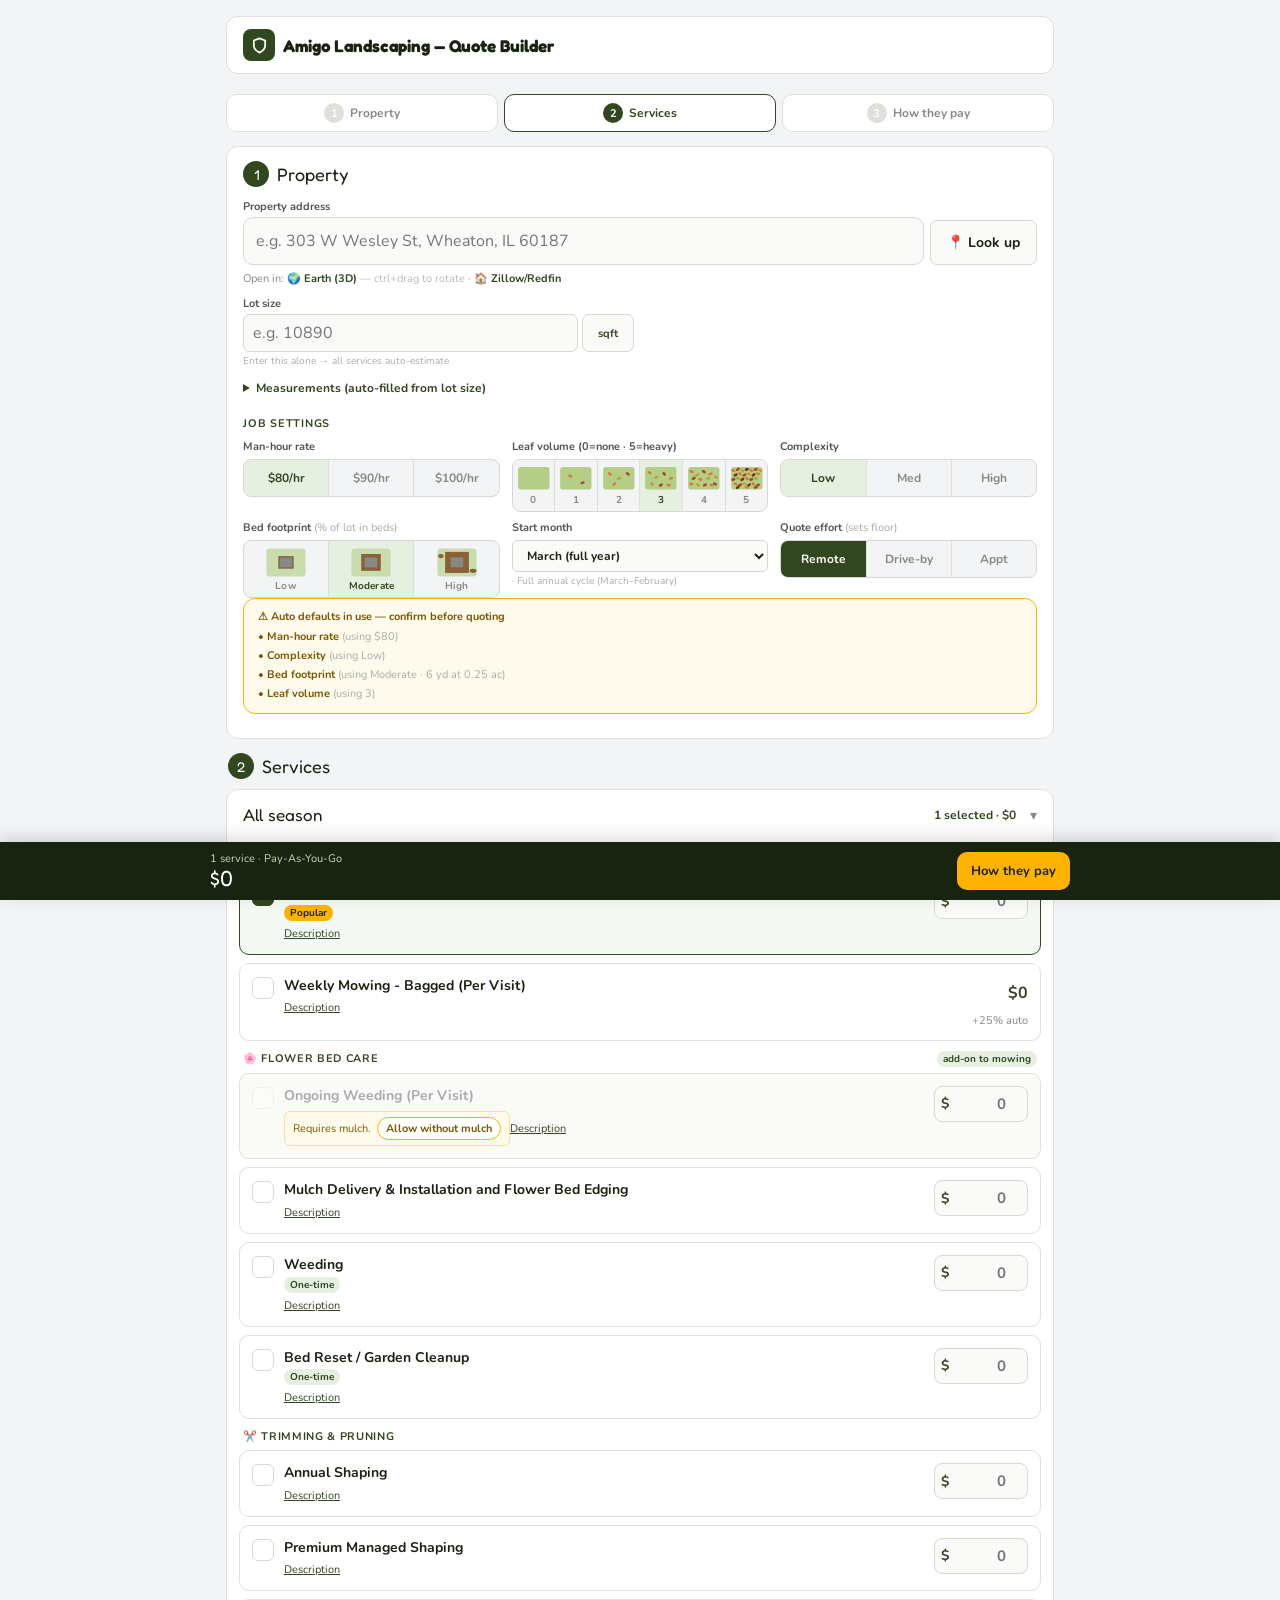
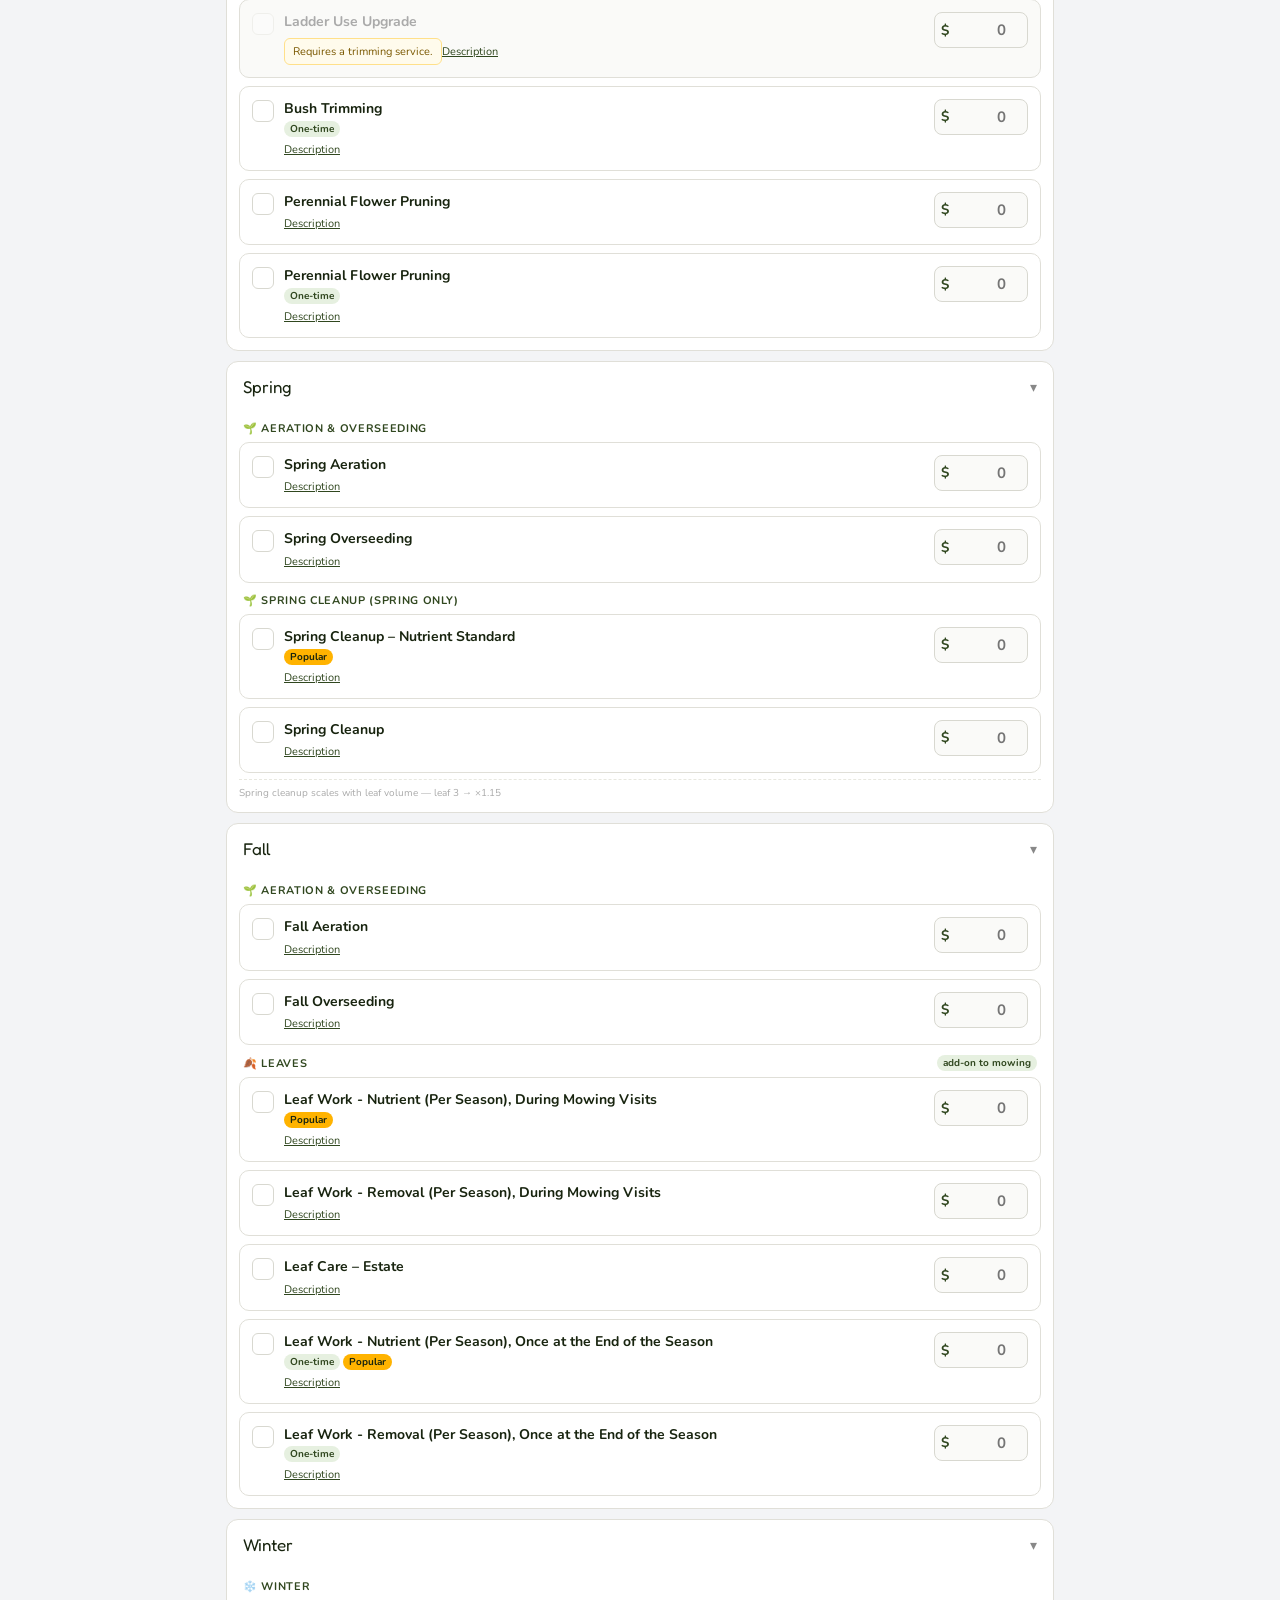
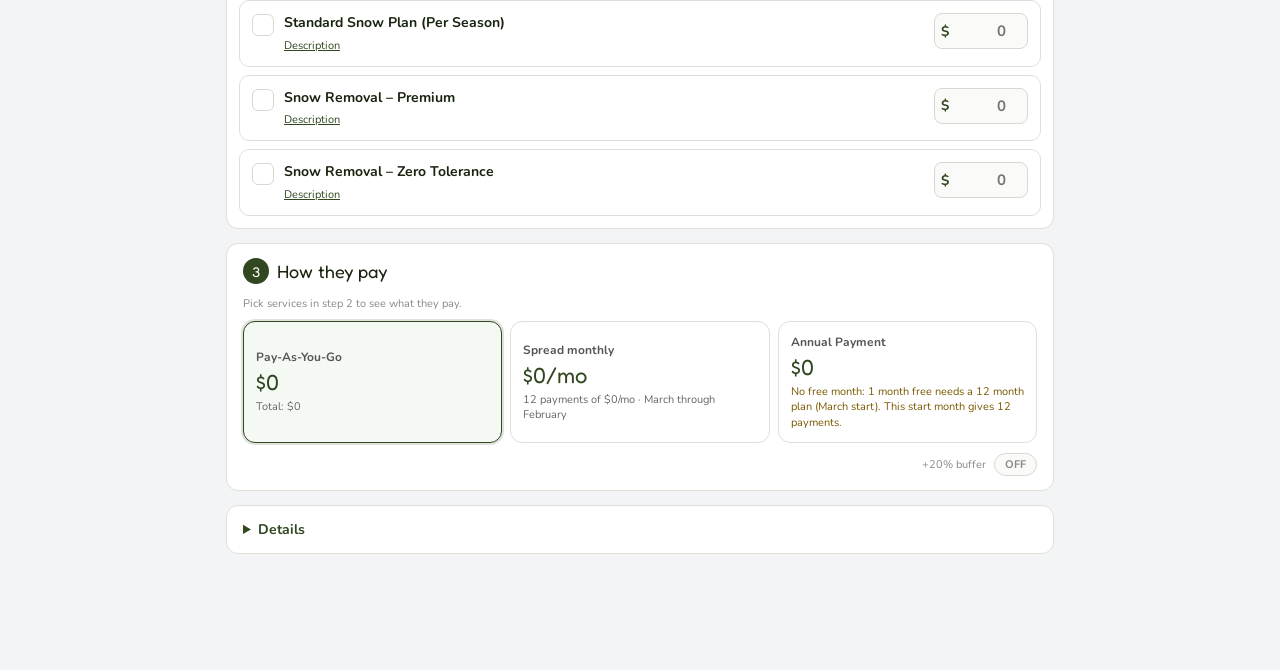
<file: next-ui/index.html>
<!DOCTYPE html>
<html lang="en">
<head>
<meta charset="UTF-8">
<meta name="viewport" content="width=device-width, initial-scale=1.0">
<title>Amigo Landscaping — Quote Builder</title>
<link rel="preconnect" href="https://fonts.googleapis.com">
<link rel="preconnect" href="https://fonts.gstatic.com" crossorigin>
<link href="https://fonts.googleapis.com/css2?family=Fredoka:wght@700&family=Nunito:wght@400;700&display=swap" rel="stylesheet">
<style>
*{box-sizing:border-box;margin:0;padding:0}
body{font-family:'Nunito',sans-serif;font-size:14px;background:#F3F4F6;color:#18240F;min-height:100vh}
.wrap{max-width:1100px;margin:0 auto;padding:16px}
header{display:flex;align-items:center;justify-content:space-between;gap:10px;padding:12px 16px;background:#fff;border:1px solid #e0dfd8;border-radius:12px;margin-bottom:14px;flex-wrap:wrap}
.logo{width:32px;height:32px;background:#30471F;border-radius:8px;display:flex;align-items:center;justify-content:center;flex-shrink:0}
.h1t{font-family:'Fredoka',sans-serif;font-size:17px;font-weight:700;color:#18240F}
.sub{font-size:11px;color:#888}
.mode-bar{display:flex;background:#fff;border:1px solid #e0dfd8;border-radius:12px;padding:6px;margin-bottom:14px;gap:6px}
.mode-btn{flex:1;padding:10px 8px;border:none;border-radius:8px;font-family:'Fredoka',sans-serif;font-size:15px;font-weight:700;cursor:pointer;transition:all .15s;background:transparent;color:#888}
.mode-btn.on{background:#30471F;color:#fff}
.card{background:#fff;border:1px solid #e0dfd8;border-radius:12px;padding:14px 16px;margin-bottom:10px}
.slbl{font-size:10px;font-weight:700;text-transform:uppercase;letter-spacing:.07em;color:#30471F;margin-bottom:10px}
.g2{display:grid;grid-template-columns:1fr 1fr;gap:8px 12px}
.g3{display:grid;grid-template-columns:1fr 1fr 1fr;gap:8px 12px}
.lbl{display:block;font-size:11px;font-weight:700;color:#555;margin-bottom:3px}
input[type=number]{width:100%;font-size:13px;padding:7px 9px;border:1.5px solid #d8d8d0;border-radius:7px;background:#fafaf8;color:#18240F;outline:none;font-family:'Nunito',sans-serif}
input[type=number]:focus{border-color:#30471F;box-shadow:0 0 0 2px rgba(48,71,31,.1)}
.hint{font-size:10px;color:#aaa;margin-top:2px}
.seg{display:flex;border:1.5px solid #d8d8d0;border-radius:8px;overflow:hidden;background:#F3F4F6}
.seg button{flex:1;padding:7px 4px;font-size:11px;font-weight:700;cursor:pointer;background:transparent;border:none;border-right:1px solid #e0dfd8;color:#888;transition:all .12s;font-family:'Nunito',sans-serif}
.seg button:last-child{border-right:none}
.seg button.on{background:#30471F;color:#fff}
.seg.visual button{display:flex;flex-direction:column;align-items:center;gap:3px;padding:6px 4px;line-height:1}
.seg.visual .seg-ico{width:100%;max-width:42px;height:auto;display:block}
.seg.visual .seg-lbl{font-size:10px;letter-spacing:.2px;margin-top:1px}
.warn{background:#fffbec;border:1.5px solid #FFB300;border-radius:7px;padding:7px 10px;font-size:11px;color:#7a5800;margin-top:8px}
.cols{display:flex;gap:12px;align-items:flex-start}
.left-col{flex:1;min-width:0}
.right-col{width:260px;flex-shrink:0;position:sticky;top:10px}
@media(max-width:720px){.cols{flex-direction:column}.right-col{width:100%;position:static}.g2{grid-template-columns:1fr}.g3{grid-template-columns:1fr 1fr}}
.season-hd{font-family:'Fredoka',sans-serif;font-size:15px;font-weight:700;color:#18240F;margin:14px 2px 6px}
.season-hd:first-child{margin-top:0}
.more-det{margin-bottom:12px}
.more-det>summary{cursor:pointer;font-size:12px;font-weight:700;color:#30471F;padding:6px 0;list-style:revert}
.more-det>.g2{margin-top:8px}
.cat-hd{display:flex;align-items:center;justify-content:space-between;margin-bottom:8px}
.cat-title{font-size:11px;font-weight:700;text-transform:uppercase;letter-spacing:.06em;color:#30471F}
.atag{font-size:10px;padding:1px 6px;border-radius:20px;background:#e6f0e0;color:#30471F;font-weight:700}
/* Service row: fixed-height controls on the right, name takes remaining space */
.svc{display:flex;align-items:flex-start;gap:7px;padding:7px 0;border-bottom:1px solid #f5f5f0;user-select:none;flex-wrap:wrap}
.svc:last-child{border-bottom:none}
.chk{width:16px;height:16px;border-radius:4px;border:1.5px solid #d8d8d0;flex-shrink:0;display:flex;align-items:center;justify-content:center;background:#fff;transition:all .12s;margin-top:1px}
.chk.on{background:#30471F;border-color:#30471F}
.chk.dis{opacity:.3;cursor:not-allowed}
/* Name column: takes all remaining space, clips properly */
.svc-name-col{flex:1;min-width:0;overflow:hidden}
.svc-nm{font-size:12px;font-weight:700;color:#18240F;line-height:1.4;word-wrap:break-word}
.svc-nm.dim{color:#bbb}
.svc-tags{display:flex;align-items:center;flex-wrap:wrap;gap:3px;margin-top:2px}
.desc-txt{font-size:11px;color:#888;line-height:1.4;margin-top:4px}
/* Controls column: fixed width, right-aligned */
.svc-controls{display:flex;align-items:center;gap:4px;flex-shrink:0}
.pop{font-size:10px;padding:1px 6px;border-radius:20px;background:#FFB300;color:#18240F;font-weight:700;white-space:nowrap}
.req{font-size:10px;color:#bbb;font-weight:400;white-space:nowrap}
.pi{width:68px;font-size:12px;padding:5px 6px;border:1.5px solid #d8d8d0;border-radius:6px;text-align:right;background:#fafaf8;color:#18240F;font-family:'Nunito',sans-serif}
.svc input.pi{width:72px;flex-shrink:0}
.pi.ovr{border-color:#FFB300;background:#fffbec}
.svc-mo{font-size:12px;color:#30471F;font-weight:700;white-space:nowrap;min-width:54px;text-align:center;padding:5px 6px;border:1.5px solid #d8e8d0;border-radius:6px;background:#f5f9f4;cursor:pointer;font-family:'Nunito',sans-serif;transition:all .15s}
.svc-mo:hover{background:#e6f0e0;border-color:#30471F}
.svc-mo.copied{background:#30471F;color:#fff;border-color:#30471F}
.ovr-badge{display:flex;align-items:center;gap:2px}
.ovr-dot{font-size:9px;color:#FFB300;font-weight:700;white-space:nowrap}
.ovr-reset{font-size:9px;color:#aaa;cursor:pointer;text-decoration:underline;white-space:nowrap}
.ovr-reset:hover{color:#cc0000}
.exp-btn{font-size:11px;color:#aaa;cursor:pointer;padding:2px 5px;border-radius:4px;border:1px solid #e8e8e0;background:#fafaf8;white-space:nowrap;font-family:'Nunito',sans-serif;line-height:1}
.exp-btn:hover{background:#f0f0ea}
.auto-val{text-align:right;font-size:12px;min-width:68px}
.ref-section{margin-top:8px}
.ref-cat{margin-bottom:6px;border:1px solid #e8e8e0;border-radius:8px;overflow:hidden}
.ref-cat-hd{padding:7px 10px;background:#f5f9f4;font-size:11px;font-weight:700;color:#30471F;cursor:pointer;display:flex;justify-content:space-between;align-items:center}
.ref-cat-hd:hover{background:#e6f0e0}
.ref-cat-body{padding:6px 10px}
.ref-item{padding:4px 0;border-bottom:1px solid #f5f5f0}
.ref-item:last-child{border-bottom:none}
.ref-item-nm{font-size:11px;font-weight:700;color:#18240F}
.ref-item-desc{font-size:10px;color:#888;line-height:1.4;margin-top:1px}
.ref-sub-desc{font-size:10px;color:#5a7a50;line-height:1.4;margin:2px 0 4px;padding:0 10px}
.info-bar{padding:7px 9px;background:#F3F4F6;border-radius:7px;font-size:11px;margin-top:7px}
.empty{text-align:center;padding:16px 0;font-size:11px;color:#bbb}
.sm-hint{font-size:10px;color:#aaa;margin-top:6px;padding-top:6px;border-top:1px dashed #e8e8e0}
.addr-btn{padding:7px 12px;font-size:12px;font-weight:700;border:1.5px solid #d8d8d0;border-radius:7px;background:#fafaf8;color:#18240F;cursor:pointer;white-space:nowrap;font-family:'Nunito',sans-serif;transition:all .12s}
.addr-btn:hover{background:#e6f0e0;border-color:#30471F}
.unit-btn{width:52px;font-size:11px;font-weight:700;border:1.5px solid #d8d8d0;border-radius:7px;background:#fafaf8;color:#30471F;cursor:pointer;white-space:nowrap;font-family:'Nunito',sans-serif;transition:all .12s;flex-shrink:0}
.unit-btn:hover{background:#e6f0e0;border-color:#30471F}
.ext-lnk{color:#30471F;font-weight:700;text-decoration:none;white-space:nowrap}
.ext-lnk:hover{text-decoration:underline}
.spinner{display:inline-block;width:10px;height:10px;border:1.5px solid #d8d8d0;border-top-color:#30471F;border-radius:50%;animation:spin .8s linear infinite;vertical-align:-1px;margin-right:5px}
@keyframes spin{to{transform:rotate(360deg)}}

/* ---------- design preview ---------- */
body{padding-bottom:90px}
.wrap{max-width:860px}
.steps{position:sticky;top:0;z-index:20;display:flex;gap:6px;background:#F3F4F6;padding:6px 0 10px;margin-bottom:4px}
.step{flex:1;display:flex;align-items:center;justify-content:center;gap:6px;padding:8px 6px;border-radius:10px;background:#fff;border:1.5px solid #e0dfd8;color:#888;font-weight:700;font-size:12px;text-decoration:none;white-space:nowrap}
.step .num,.step-hd .num{width:20px;height:20px;border-radius:50%;display:inline-flex;align-items:center;justify-content:center;background:#e0dfd8;color:#fff;font-size:11px;flex-shrink:0}
.step.done{border-color:#30471F;color:#30471F}.step.done .num{background:#30471F}
.step-card{scroll-margin-top:64px;margin-bottom:14px}
.step-hd{display:flex;align-items:center;gap:8px;font-family:'Fredoka',sans-serif;font-size:18px;color:#18240F;margin-bottom:12px}
.step-hd .num{width:26px;height:26px;font-size:14px;background:#30471F}
.step-hd.solo{margin:4px 2px 10px}
.sub-hd{font-size:11px;font-weight:700;text-transform:uppercase;letter-spacing:.07em;color:#30471F;margin:14px 0 8px}
#iAddr{font-size:16px!important;padding:12px!important;border-radius:10px!important}
#lkBtn{padding:12px 16px;font-size:14px}
#iLt{font-size:16px}
.seg button{padding:10px 4px;font-size:12px}
.seg button.def{background:#e6f0e0;color:#30471F}
.season{background:#fff;border:1px solid #e0dfd8;border-radius:12px;margin-bottom:10px;overflow:hidden}
.season>summary{list-style:none;cursor:pointer;display:flex;align-items:center;justify-content:space-between;gap:8px;padding:14px 16px;font-family:'Fredoka',sans-serif;font-size:17px;color:#18240F}
.season>summary::-webkit-details-marker{display:none}
.season>summary::after{content:'\25BE';font-size:14px;color:#888;margin-left:6px}
.season:not([open])>summary::after{content:'\25B8'}
.season-meta{font-family:'Nunito',sans-serif;font-size:12px;font-weight:700;color:#30471F;margin-left:auto}
.season-body{padding:0 12px 12px}
.season .cat-hd{margin:10px 4px 6px}
.svc-list{display:flex;flex-direction:column;gap:8px}
.svc{display:flex;align-items:flex-start;gap:10px;padding:12px;border:1.5px solid #e0dfd8;border-radius:10px;background:#fff;cursor:pointer;flex-wrap:nowrap;border-bottom-width:1.5px}
.svc:last-child{border-bottom:1.5px solid #e0dfd8}
.svc.sel{border-color:#30471F;background:#f5f9f4}
.svc.is-dis{cursor:default;background:#fafaf8}
.svc.is-dis .svc-nm{color:#aaa}
.svc .chk{width:22px;height:22px;border-radius:6px}
.svc .svc-nm{font-size:14px}
.rule{font-size:11px;color:#7a5800;background:#fffbec;border:1px solid #FFE08A;border-radius:6px;padding:5px 8px;margin-top:6px;display:inline-flex;flex-wrap:wrap;align-items:center;gap:6px}
.rule.ovr-on{color:#30471F;background:#e6f0e0;border-color:#c9dcad}
.rule-btn{font-family:'Nunito',sans-serif;font-size:11px;font-weight:700;padding:3px 8px;border-radius:20px;border:1.5px solid #FFB300;background:#fff;color:#7a5800;cursor:pointer}
.desc-btn{font-family:'Nunito',sans-serif;font-size:11px;color:#30471F;background:none;border:none;padding:0;margin-top:5px;cursor:pointer;text-decoration:underline}
.svc-price{flex-shrink:0;text-align:right;min-width:92px;cursor:default}
.px-edit{display:inline-flex;align-items:center;gap:2px;border:1.5px solid #d8d8d0;border-radius:8px;background:#fafaf8;padding:2px 6px}
.px-edit span{font-weight:700;color:#30471F}
.svc .px-edit input.pi{width:70px;border:none;background:transparent;font-size:15px;font-weight:700;padding:5px 0;text-align:right}
.px-edit:has(input.ovr){border-color:#FFB300;background:#fffbec}
.px-big{font-size:16px;font-weight:700;color:#30471F;padding:6px 0}
.px-sub{font-size:11px;color:#888;margin-top:3px}
.px-sub a{color:#7a5800;text-decoration:underline;cursor:pointer}
.pay-cards{display:grid;grid-template-columns:repeat(3,1fr);gap:8px}
.pay{border:1.5px solid #e0dfd8;border-radius:12px;padding:12px;cursor:pointer;background:#fff;text-align:left;font-family:'Nunito',sans-serif;color:#18240F}
.pay.on{border-color:#30471F;background:#f5f9f4;box-shadow:0 0 0 2px rgba(48,71,31,.15)}
.pay-t{font-size:12px;font-weight:700;color:#555}
.pay .amt{font-family:'Fredoka',sans-serif;font-size:22px;color:#30471F;margin:4px 0}
.pay-s{font-size:11px;color:#666;line-height:1.4}
.pay-s.warn-t{color:#7a5800}
@media(max-width:720px){.pay-cards{grid-template-columns:1fr}.pay{display:grid;grid-template-columns:1fr auto;align-items:center;column-gap:8px}.pay .amt{grid-row:1/3;grid-column:2;margin:0}.step{font-size:11px}}
.det>summary{cursor:pointer;font-weight:700;color:#30471F;font-size:14px}
.det-hint{font-size:11px;color:#888;margin:6px 0 10px}
.det .ref-section{border:none;padding:0}
.bar{position:fixed;left:0;right:0;bottom:0;z-index:30;background:#18240F;color:#fff;padding:10px 16px calc(10px + env(safe-area-inset-bottom));display:flex;align-items:center;gap:12px;box-shadow:0 -4px 16px rgba(0,0,0,.15)}
.bar-in{max-width:860px;margin:0 auto;width:100%;display:flex;align-items:center;gap:12px}
.bar-l{font-size:11px;color:#c9dcad;line-height:1.3}
.bar-amt{font-family:'Fredoka',sans-serif;font-size:22px;line-height:1.1}
.vis-ctl{display:inline-flex;align-items:center;gap:4px;margin-top:6px;font-size:11px;font-weight:700;color:#555}
.vis-ctl button{font-family:'Nunito',sans-serif;font-size:12px;font-weight:700;min-width:30px;padding:5px 0;border-radius:7px;border:1.5px solid #d8d8d0;background:#fff;color:#555;cursor:pointer}
.vis-ctl button.on{border-color:#30471F;background:#30471F;color:#fff}
.bar-btn{margin-left:auto;font-family:'Nunito',sans-serif;font-weight:700;font-size:13px;padding:10px 14px;border-radius:10px;border:none;background:#FFB300;color:#18240F;cursor:pointer;text-decoration:none;white-space:nowrap}
</style>
</head>
<body>
<div class="wrap">
<header>
  <div style="display:flex;align-items:center;gap:8px">
    <div class="logo"><svg width="17" height="17" viewBox="0 0 24 24" fill="none" stroke="white" stroke-width="2.5" stroke-linecap="round" stroke-linejoin="round"><path d="M12 22s8-4 8-10V5l-8-3-8 3v7c0 6 8 10 8 10z"/></svg></div>
    <div><div class="h1t">Amigo Landscaping — Quote Builder</div></div>
  </div>
</header>
<nav class="steps" id="steps">
  <a href="#s1" class="step" id="st1"><span class="num">1</span>Property</a>
  <a href="#s2" class="step" id="st2"><span class="num">2</span>Services</a>
  <a href="#s3" class="step" id="st3"><span class="num">3</span>How they pay</a>
</nav>

<section class="card step-card" id="s1">
  <div class="step-hd"><span class="num">1</span>Property</div>
  <div style="display:flex;gap:6px;align-items:flex-end;margin-bottom:6px;flex-wrap:wrap">
    <div style="flex:1;min-width:180px"><label class="lbl">Property address</label><input type="text" id="iAddr" placeholder="e.g. 303 W Wesley St, Wheaton, IL 60187" onkeydown="if(event.key==='Enter'){event.preventDefault();lookupAddr();}" style="width:100%;font-size:13px;padding:7px 9px;border:1.5px solid #d8d8d0;border-radius:7px;background:#fafaf8;color:#18240F;outline:none;font-family:'Nunito',sans-serif"></div>
    <button class="addr-btn" onclick="lookupAddr()" id="lkBtn">📍 Look up</button>
  </div>
  <div style="font-size:11px;color:#888;margin-bottom:10px">Open in:
    <a href="#" onclick="openEarth();return false" class="ext-lnk">🌍 Earth (3D)</a> <span style="color:#bbb;font-weight:400">— ctrl+drag to rotate</span> ·
    <a href="#" onclick="openLotSearch();return false" class="ext-lnk">🏠 Zillow/Redfin</a>
  </div>
  <div id="mapBox" style="display:none;height:380px;border-radius:10px;overflow:hidden;border:1.5px solid #d8d8d0;margin-bottom:6px"></div>
  <div id="mapMeta" style="display:none;font-size:10px;color:#888;margin-bottom:10px;justify-content:space-between;align-items:center;gap:8px;flex-wrap:wrap"><span id="mapAddr"></span><span style="color:#aaa">Use the layer toggle inside the map to switch between Map &amp; Satellite</span></div>
  
  <div class="g2" style="margin-bottom:6px">
    <div><label class="lbl">Lot size</label><div style="display:flex;gap:4px"><input type="number" id="iLt" placeholder="e.g. 10890" step="any" oninput="upd()" style="flex:1;min-width:0"><button type="button" id="iLtU" class="unit-btn" onclick="toggleLotUnit()">sqft</button></div><div class="hint" id="iLtH">Enter this alone → all services auto-estimate</div></div>
  </div>
  <details class="more-det"><summary>Measurements (auto-filled from lot size)</summary>
  <div class="g2">
    <div><label class="lbl">Home footprint (sq ft)</label><input type="number" id="iHf" placeholder="e.g. 2000" oninput="upd()"><div class="hint">Subtracts home from lot. Zillow "building area" ÷ stories.</div></div>
    <div><label class="lbl">Lawn / turf (sq ft)</label><input type="number" id="iLn" placeholder="auto" oninput="upd()"></div>
    <div><label class="lbl">Paved area — driveway + walks (sq ft)</label><input type="number" id="iPv" placeholder="auto" oninput="upd()"></div>
    <div><label class="lbl">Mulch — eyeball (yards)</label><input type="number" id="iMu" placeholder="auto" step="0.5" oninput="upd()"><div class="hint">Drives bed maintenance + mulch pricing</div></div>
    <div><label class="lbl">Bush trim time per visit (hrs)</label><input type="number" id="iTr" placeholder="auto" step="0.25" oninput="upd()"></div>
    <div><label class="lbl">Perennial pruning per session (hrs)</label><input type="number" id="iPe" placeholder="auto" step="0.25" oninput="upd()"></div>
    <div><label class="lbl">Home value (~$K)</label><input type="number" id="iHv" placeholder="e.g. 950" step="10" oninput="upd()"><div class="hint">Rough eyeball (Zillow/Redfin). Drives avatar fit.</div></div>
  </div>
  </details>
  <div class="sub-hd">Job settings</div>
  <div class="g3">
    <div><label class="lbl" style="margin-bottom:5px">Man-hour rate</label>
      <div class="seg" id="rPg">
        <button onclick="setSeg('rPg',this,()=>ST.rate=80)">$80/hr</button>
        <button onclick="setSeg('rPg',this,()=>ST.rate=90)">$90/hr</button>
        <button onclick="setSeg('rPg',this,()=>ST.rate=100)">$100/hr</button>
      </div>
    </div>
    <div><label class="lbl" style="margin-bottom:5px">Leaf volume (0=none · 5=heavy)</label>
      <div class="seg visual" id="lPg">
        <button onclick="setSeg('lPg',this,()=>ST.leaf=0)"><svg class="seg-ico" viewBox="0 0 60 44"><rect x="2" y="2" width="56" height="40" rx="5" fill="#b4cf85"/><line x1="14" y1="36" x2="14" y2="40" stroke="#94b365" stroke-width="0.8"/><line x1="30" y1="37" x2="30" y2="41" stroke="#94b365" stroke-width="0.8"/><line x1="46" y1="36" x2="46" y2="40" stroke="#94b365" stroke-width="0.8"/></svg><span class="seg-lbl">0</span></button>
        <button onclick="setSeg('lPg',this,()=>ST.leaf=1)"><svg class="seg-ico" viewBox="0 0 60 44"><rect x="2" y="2" width="56" height="40" rx="5" fill="#b4cf85"/><ellipse cx="20" cy="18" rx="4" ry="2.5" fill="#d97b3a" transform="rotate(25 20 18)"/><ellipse cx="42" cy="30" rx="4" ry="2.5" fill="#a8472a" transform="rotate(-20 42 30)"/></svg><span class="seg-lbl">1</span></button>
        <button onclick="setSeg('lPg',this,()=>ST.leaf=2)"><svg class="seg-ico" viewBox="0 0 60 44"><rect x="2" y="2" width="56" height="40" rx="5" fill="#b4cf85"/><ellipse cx="14" cy="14" rx="4" ry="2.5" fill="#d97b3a" transform="rotate(30 14 14)"/><ellipse cx="30" cy="22" rx="4" ry="2.5" fill="#c89a3a" transform="rotate(-15 30 22)"/><ellipse cx="46" cy="14" rx="4" ry="2.5" fill="#a8472a" transform="rotate(40 46 14)"/><ellipse cx="22" cy="32" rx="4" ry="2.5" fill="#d97b3a" transform="rotate(-30 22 32)"/></svg><span class="seg-lbl">2</span></button>
        <button onclick="setSeg('lPg',this,()=>ST.leaf=3)"><svg class="seg-ico" viewBox="0 0 60 44"><rect x="2" y="2" width="56" height="40" rx="5" fill="#b4cf85"/><ellipse cx="10" cy="12" rx="4" ry="2.5" fill="#d97b3a" transform="rotate(20 10 12)"/><ellipse cx="22" cy="20" rx="4" ry="2.5" fill="#c89a3a" transform="rotate(-25 22 20)"/><ellipse cx="36" cy="14" rx="4" ry="2.5" fill="#a8472a" transform="rotate(50 36 14)"/><ellipse cx="48" cy="22" rx="4" ry="2.5" fill="#d97b3a" transform="rotate(-10 48 22)"/><ellipse cx="14" cy="32" rx="4" ry="2.5" fill="#c89a3a" transform="rotate(40 14 32)"/><ellipse cx="30" cy="34" rx="4" ry="2.5" fill="#a8472a" transform="rotate(-30 30 34)"/><ellipse cx="44" cy="34" rx="4" ry="2.5" fill="#d97b3a" transform="rotate(15 44 34)"/></svg><span class="seg-lbl">3</span></button>
        <button onclick="setSeg('lPg',this,()=>ST.leaf=4)"><svg class="seg-ico" viewBox="0 0 60 44"><rect x="2" y="2" width="56" height="40" rx="5" fill="#b4cf85"/><ellipse cx="8" cy="10" rx="4" ry="2.5" fill="#d97b3a" transform="rotate(15 8 10)"/><ellipse cx="18" cy="16" rx="4" ry="2.5" fill="#c89a3a" transform="rotate(-25 18 16)"/><ellipse cx="30" cy="10" rx="4" ry="2.5" fill="#a8472a" transform="rotate(35 30 10)"/><ellipse cx="42" cy="14" rx="4" ry="2.5" fill="#d97b3a" transform="rotate(-15 42 14)"/><ellipse cx="52" cy="20" rx="4" ry="2.5" fill="#c89a3a" transform="rotate(40 52 20)"/><ellipse cx="12" cy="22" rx="4" ry="2.5" fill="#a8472a" transform="rotate(-30 12 22)"/><ellipse cx="24" cy="24" rx="4" ry="2.5" fill="#d97b3a" transform="rotate(20 24 24)"/><ellipse cx="38" cy="22" rx="4" ry="2.5" fill="#c89a3a" transform="rotate(-40 38 22)"/><ellipse cx="50" cy="32" rx="4" ry="2.5" fill="#a8472a" transform="rotate(25 50 32)"/><ellipse cx="8" cy="32" rx="4" ry="2.5" fill="#d97b3a" transform="rotate(-15 8 32)"/><ellipse cx="20" cy="34" rx="4" ry="2.5" fill="#c89a3a" transform="rotate(45 20 34)"/><ellipse cx="32" cy="34" rx="4" ry="2.5" fill="#a8472a" transform="rotate(-25 32 34)"/><ellipse cx="44" cy="34" rx="4" ry="2.5" fill="#d97b3a" transform="rotate(10 44 34)"/></svg><span class="seg-lbl">4</span></button>
        <button onclick="setSeg('lPg',this,()=>ST.leaf=5)"><svg class="seg-ico" viewBox="0 0 60 44"><rect x="2" y="2" width="56" height="40" rx="5" fill="#b4cf85"/><ellipse cx="6" cy="8" rx="4" ry="2.5" fill="#d97b3a" transform="rotate(20 6 8)"/><ellipse cx="14" cy="6" rx="4" ry="2.5" fill="#a8472a" transform="rotate(-30 14 6)"/><ellipse cx="22" cy="8" rx="4" ry="2.5" fill="#c89a3a" transform="rotate(40 22 8)"/><ellipse cx="30" cy="6" rx="4" ry="2.5" fill="#6b3a1d" transform="rotate(-20 30 6)"/><ellipse cx="38" cy="8" rx="4" ry="2.5" fill="#d97b3a" transform="rotate(35 38 8)"/><ellipse cx="46" cy="6" rx="4" ry="2.5" fill="#a8472a" transform="rotate(-15 46 6)"/><ellipse cx="54" cy="8" rx="4" ry="2.5" fill="#c89a3a" transform="rotate(25 54 8)"/><ellipse cx="10" cy="16" rx="4" ry="2.5" fill="#6b3a1d" transform="rotate(-25 10 16)"/><ellipse cx="18" cy="14" rx="4" ry="2.5" fill="#d97b3a" transform="rotate(45 18 14)"/><ellipse cx="26" cy="16" rx="4" ry="2.5" fill="#a8472a" transform="rotate(-35 26 16)"/><ellipse cx="34" cy="14" rx="4" ry="2.5" fill="#c89a3a" transform="rotate(20 34 14)"/><ellipse cx="42" cy="16" rx="4" ry="2.5" fill="#6b3a1d" transform="rotate(-40 42 16)"/><ellipse cx="50" cy="14" rx="4" ry="2.5" fill="#d97b3a" transform="rotate(15 50 14)"/><ellipse cx="6" cy="24" rx="4" ry="2.5" fill="#a8472a" transform="rotate(-20 6 24)"/><ellipse cx="14" cy="22" rx="4" ry="2.5" fill="#c89a3a" transform="rotate(30 14 22)"/><ellipse cx="22" cy="24" rx="4" ry="2.5" fill="#6b3a1d" transform="rotate(-35 22 24)"/><ellipse cx="30" cy="22" rx="4" ry="2.5" fill="#d97b3a" transform="rotate(40 30 22)"/><ellipse cx="38" cy="24" rx="4" ry="2.5" fill="#a8472a" transform="rotate(-15 38 24)"/><ellipse cx="46" cy="22" rx="4" ry="2.5" fill="#c89a3a" transform="rotate(25 46 22)"/><ellipse cx="10" cy="32" rx="4" ry="2.5" fill="#d97b3a" transform="rotate(35 10 32)"/><ellipse cx="18" cy="34" rx="4" ry="2.5" fill="#a8472a" transform="rotate(-25 18 34)"/><ellipse cx="26" cy="32" rx="4" ry="2.5" fill="#c89a3a" transform="rotate(15 26 32)"/><ellipse cx="34" cy="34" rx="4" ry="2.5" fill="#6b3a1d" transform="rotate(-40 34 34)"/><ellipse cx="42" cy="32" rx="4" ry="2.5" fill="#d97b3a" transform="rotate(45 42 32)"/><ellipse cx="50" cy="34" rx="4" ry="2.5" fill="#a8472a" transform="rotate(-20 50 34)"/><ellipse cx="14" cy="38" rx="4" ry="2.5" fill="#6b3a1d" transform="rotate(-30 14 38)"/><ellipse cx="30" cy="38" rx="4" ry="2.5" fill="#d97b3a" transform="rotate(20 30 38)"/><ellipse cx="46" cy="38" rx="4" ry="2.5" fill="#a8472a" transform="rotate(-15 46 38)"/></svg><span class="seg-lbl">5</span></button>
      </div>
    </div>
    <div><label class="lbl" style="margin-bottom:5px">Complexity</label>
      <div class="seg" id="cxPg">
        <button onclick="setSeg('cxPg',this,()=>ST.complex='low')">Low</button>
        <button onclick="setSeg('cxPg',this,()=>ST.complex='med')">Med</button>
        <button onclick="setSeg('cxPg',this,()=>ST.complex='high')">High</button>
      </div>
    </div>
    <div><label class="lbl" style="margin-bottom:5px">Bed footprint <span style="color:#aaa;font-weight:400">(% of lot in beds)</span></label>
      <div class="seg visual" id="bfPg">
        <button onclick="setSeg('bfPg',this,()=>ST.bedFootprint='low')"><svg class="seg-ico" viewBox="0 0 60 44"><rect x="2" y="2" width="56" height="40" rx="5" fill="#c9dcad"/><rect x="19" y="13" width="22" height="18" fill="#8a6037"/><rect x="21" y="15" width="18" height="14" fill="#888"/></svg><span class="seg-lbl">Low</span></button>
        <button onclick="setSeg('bfPg',this,()=>ST.bedFootprint='mod')"><svg class="seg-ico" viewBox="0 0 60 44"><rect x="2" y="2" width="56" height="40" rx="5" fill="#c9dcad"/><rect x="16" y="10" width="28" height="24" fill="#8a6037"/><rect x="21" y="15" width="18" height="14" fill="#888"/></svg><span class="seg-lbl">Moderate</span></button>
        <button onclick="setSeg('bfPg',this,()=>ST.bedFootprint='high')"><svg class="seg-ico" viewBox="0 0 60 44"><rect x="2" y="2" width="56" height="40" rx="5" fill="#c9dcad"/><rect x="13" y="7" width="34" height="30" fill="#8a6037"/><rect x="21" y="15" width="18" height="14" fill="#888"/><ellipse cx="7" cy="13" rx="4" ry="3" fill="#8a6037"/><ellipse cx="53" cy="34" rx="5" ry="3" fill="#8a6037"/></svg><span class="seg-lbl">High</span></button>
      </div>
    </div>
    <div id="startRow"><label class="lbl" style="margin-bottom:5px">Start month</label><select id="iPlanStart" onchange="setPlanStart(parseInt(this.value))" style="font-family:'Nunito',sans-serif;font-size:12px;padding:6px 10px;width:100%;border:1.5px solid #d8d8d0;border-radius:6px;background:#fafaf8;color:#18240F;font-weight:700;cursor:pointer">
      <option value="3">March (full year)</option>
      <option value="4">April</option>
      <option value="5">May</option>
      <option value="6">June</option>
      <option value="7">July</option>
      <option value="8">August</option>
      <option value="9">September</option>
      <option value="10">October</option>
      <option value="11">November</option>
      <option value="12">December</option>
      <option value="1">January</option>
      <option value="2">February</option>
    </select><div class="hint" id="planStartHint"></div></div>
    <div id="tierRow"><label class="lbl" style="margin-bottom:5px">Quote effort <span style="color:#aaa;font-weight:400">(sets floor)</span></label>
      <div class="seg" id="tPg">
        <button class="on" onclick="setSeg('tPg',this,()=>ST.oneTier='remote')">Remote</button>
        <button onclick="setSeg('tPg',this,()=>ST.oneTier='driveby')">Drive-by</button>
        <button onclick="setSeg('tPg',this,()=>ST.oneTier='appt')">Appt</button>
      </div>
    </div>
  </div>
  
  <div id="estW" style="display:none" class="warn"></div>
  <div id="missBox"></div>
</section>

<section class="step-card" id="s2">
  <div class="step-hd solo"><span class="num">2</span>Services</div>
  <div id="svcCol"></div>
</section>

<section class="card step-card" id="s3">
  <div class="step-hd"><span class="num">3</span>How they pay</div>
  <div id="outCol"></div>
</section>

<details class="card det" id="detBox"><summary>Details</summary>
  <div class="det-hint">Fit score, route fit, price breakdowns and the line item reference.</div>
  <div id="avBox" style="display:none;margin-bottom:10px"></div>
  <div id="fitBox" style="display:none;margin-bottom:10px"></div>
  <div id="bdBox"></div>
  <div id="refBox"></div>
</details>
</div>
<div class="bar" id="bar"></div>

<script src="route-fit.js"></script>
<script>
const $=id=>document.getElementById(id);
function escHtml(s){return String(s==null?'':s).replace(/[&<>"']/g,function(c){return {'&':'&amp;','<':'&lt;','>':'&gt;','"':'&quot;',"'":'&#39;'}[c];});}
let ROUTE_DATA=null;
async function loadRouteData(){
  try{ROUTE_DATA=await fetch('routes.json').then(r=>r.json());}catch(e){ROUTE_DATA=null;}
  renderFit();
}
async function geocodeForFit(a){
  try{
    const g=await fetch('https://nominatim.openstreetmap.org/search?format=json&addressdetails=1&limit=1&q='+encodeURIComponent(a)).then(r=>r.json());
    if(!g||!g.length){ST.fitGeo=null;renderFit();return;}
    const ad=g[0].address||{};
    ST.fitGeo={lat:+g[0].lat,lng:+g[0].lon,town:ad.town||ad.city||ad.village||ad.hamlet||ad.municipality||''};
  }catch(e){ST.fitGeo=null;}
  renderFit();
}
function fitBadge(status){
  return status==='in'?{bd:'#30471F',bg:'#f5f9f4',fg:'#30471F',ic:'✓',txt:'IN AREA'}
    :status==='borderline'?{bd:'#FFB300',bg:'#fffbec',fg:'#7a5800',ic:'!',txt:'BORDERLINE'}
    :{bd:'#cc0000',bg:'#fff5f5',fg:'#a00',ic:'✕',txt:'OUT OF AREA'};
}
function renderFit(){
  const box=$('fitBox');if(!box)return;
  if(!ST.fitGeo||!ROUTE_DATA||typeof RouteFit==='undefined'){box.style.display='none';box.innerHTML='';return;}
  const v=RouteFit.computeFit({pin:{lat:ST.fitGeo.lat,lng:ST.fitGeo.lng},town:ST.fitGeo.town},ROUTE_DATA);
  const c=fitBadge(v.area.status);
  let h='<div style="background:'+c.bg+';border:1.5px solid '+c.bd+';border-radius:10px;padding:10px 14px">';
  h+='<div style="display:flex;gap:8px;align-items:center;margin-bottom:6px"><div style="width:20px;height:20px;border-radius:50%;background:'+c.bd+';color:#fff;display:flex;align-items:center;justify-content:center;font-weight:700;font-size:12px;flex-shrink:0">'+c.ic+'</div><div style="font-size:12px;font-weight:700;color:'+c.fg+'">'+c.txt+' · ~'+v.area.distanceMi+' mi from base</div></div>';
  h+='<div style="font-size:10px;color:#999;margin-bottom:6px">straight-line proxy — verify surface-street route (no highway/toll)</div>';
  if(v.blacklist.blocked){
    const bc=v.blacklist.scope==='both'?'#a00':'#7a5800';
    h+='<div style="font-size:11px;font-weight:700;color:'+bc+';margin-bottom:6px">⛔ '+escHtml(ST.fitGeo.town||'This town')+' — '+v.blacklist.label+'</div>';
  }
  if(v.routes&&v.routes.ranked.length){
    const top=v.routes.ranked.slice(0,3);
    if(v.routes.fallback){
      h+='<div style="font-size:11px;color:'+c.fg+'"><b>Outlier — no route within 1 mi.</b> Nearest: '+top[0].name+' ('+top[0].nearestMi+' mi)</div>';
    }else{
      const b=top[0];
      h+='<div style="font-size:12px;font-weight:700;color:#30471F;margin-bottom:2px">Best route: '+b.name+'</div>';
      h+='<div style="font-size:11px;color:#666;margin-bottom:4px">'+b.density+' stop'+(b.density===1?'':'s')+' within 1 mi · closest '+b.nearestMi+' mi</div>';
      const rest=top.slice(1).filter(r=>r.density>0||r.nearestMi<3);/* show runner-up only if it has stops within 1mi OR its nearest stop is <3mi */
      rest.forEach(r=>{h+='<div style="font-size:11px;color:#888">Runner-up: '+r.name+' — '+r.density+' within 1 mi · '+r.nearestMi+' mi</div>';});
    }
  }else if(v.area.status==='out'){
    h+='<div style="font-size:11px;color:#a00">Outside service area — decline politely or hand off.</div>';
  }
  h+='</div>';
  box.style.display='block';box.innerHTML=h;
}
const V=35,BEB=200,BER1=60,BER2=40;
const SLM=[0.75,0.9,1.0,1.15,1.30,1.50];
let ST={lawn:0,lot:0,paved:0,mulch:0,trim:0,peren:0,rate:0,leaf:null,snow:null,payView:'visit',homeVal:0,homeFt:0,complex:null,bedFootprint:null,visitsRemain:0,oneTier:'remote',sel:new Set(['A1']),ov:{},exp:new Set(),lotUnit:'sqft',trimDensity:'light',weedPressure:'light',bufferOn:false,mulchOverride:false,planStartMonth:3,fitGeo:null};
// Bed footprint % of nonHome area — drives auto-derived mulch yards
// Calibrated so 0.25-acre / 2000-sqft home produces clean 3/6/9 yards
const BED_FOOTPRINT_PCT={low:0.03,mod:0.07,high:0.10};
const CXM={low:1.0,med:1.15,high:1.35};
const TIER_FLOOR={remote:250,driveby:550,appt:1000};
const PLAN_FLOOR=149;
// Time-based labor model — see docs/superpowers/specs/2026-05-17-time-based-pricing-overhaul-design.md §2.1
const CREW_HOUR_RATE=160;
const LABOR_DAY=1280;
// Flower Bed Refresh — $150/yd flat: mulch + edging + complimentary Preen
// Internal cost stack per yard (totals to $150):
const MULCH_RAW_PER_YD=30;       // raw mulch material
const MULCH_DELIVERY_PER_YD=30;  // delivery + material markup
const PREEN_PER_YD=12;           // Preen material
const MULCH_PRICE_PER_YD=150;    // customer price/yd
const MULCH_MAT_PER_YD=MULCH_RAW_PER_YD+PREEN_PER_YD; // true material cost ($42/yd)
// One-time weeding (OF2) — labor min/yd of mulch by weed pressure.
// Calibrated so at $80/hr base, 2-crew: light=$10/yd, mod=$20/yd, heavy=$30/yd.
// Scales automatically with the man-hour rate slider.
const WEED_MIN_PER_YD={none:0,light:3.75,mod:7.5,heavy:11.25};
// Trim density multipliers — §3.2 (per-service weights, recurring vs one-time)
const TRIM_DENSITY_MULT={
  E1: {light:1.0, std:1.15, dense:1.35},
  E2: {light:1.0, std:1.10, dense:1.20},
  E5: {light:1.0, std:1.15, dense:1.35},
  OE1:{light:1.0, std:1.40, dense:1.80}
};
// Weed pressure multipliers — C2/OF3 (OF2 uses WEED_MIN_PER_YD directly)
const WEED_PRESSURE_MULT={
  C2: {none:0, light:1.0, mod:1.15, heavy:1.30},
  OF3:{none:0, light:1.0, mod:1.40, heavy:1.80}
};
// Top-down mulch swatches with 0/2/5/~18 weed sprigs — visual dial for weed pressure.
const WEED_ICONS={
  none:'<svg class="seg-ico" viewBox="0 0 60 44"><rect x="2" y="2" width="56" height="40" rx="5" fill="#8a6037"/><circle cx="12" cy="14" r="1.2" fill="#6e4a28"/><circle cx="22" cy="22" r="1.2" fill="#6e4a28"/><circle cx="38" cy="11" r="1.2" fill="#6e4a28"/><circle cx="48" cy="28" r="1.2" fill="#6e4a28"/><circle cx="30" cy="35" r="1.2" fill="#6e4a28"/><circle cx="44" cy="18" r="1.2" fill="#6e4a28"/></svg>',
  light:'<svg class="seg-ico" viewBox="0 0 60 44"><rect x="2" y="2" width="56" height="40" rx="5" fill="#8a6037"/><circle cx="12" cy="14" r="1.2" fill="#6e4a28"/><circle cx="22" cy="22" r="1.2" fill="#6e4a28"/><circle cx="48" cy="28" r="1.2" fill="#6e4a28"/><circle cx="30" cy="35" r="1.2" fill="#6e4a28"/><g fill="#5a8a3a"><path d="M18 28 L19 18 L17 20 Z M19 22 L21 18 L19 19 Z M19 22 L17 18 L19 19 Z"/><path d="M40 32 L41 22 L39 24 Z M41 26 L43 22 L41 23 Z M41 26 L39 22 L41 23 Z"/></g></svg>',
  mod:'<svg class="seg-ico" viewBox="0 0 60 44"><rect x="2" y="2" width="56" height="40" rx="5" fill="#8a6037"/><circle cx="12" cy="14" r="1.2" fill="#6e4a28"/><circle cx="48" cy="28" r="1.2" fill="#6e4a28"/><g fill="#5a8a3a"><path d="M12 30 L13 20 L11 22 Z M13 24 L15 20 L13 21 Z M13 24 L11 20 L13 21 Z"/><path d="M24 18 L25 8 L23 10 Z M25 12 L27 8 L25 9 Z M25 12 L23 8 L25 9 Z"/><path d="M30 36 L31 26 L29 28 Z M31 30 L33 26 L31 27 Z M31 30 L29 26 L31 27 Z"/><path d="M40 22 L41 12 L39 14 Z M41 16 L43 12 L41 13 Z M41 16 L39 12 L41 13 Z"/><path d="M48 36 L49 26 L47 28 Z M49 30 L51 26 L49 27 Z M49 30 L47 26 L49 27 Z"/></g></svg>',
  heavy:'<svg class="seg-ico" viewBox="0 0 60 44"><rect x="2" y="2" width="56" height="40" rx="5" fill="#8a6037"/><g fill="#5a8a3a"><path d="M6 16 L7 6 L5 8 Z M7 10 L9 6 L7 7 Z M7 10 L5 6 L7 7 Z"/><path d="M11 28 L12 18 L10 20 Z M12 22 L14 18 L12 19 Z M12 22 L10 18 L12 19 Z"/><path d="M14 12 L15 2 L13 4 Z M15 6 L17 2 L15 3 Z M15 6 L13 2 L15 3 Z" transform="translate(0,4)"/><path d="M19 36 L20 26 L18 28 Z M20 30 L22 26 L20 27 Z M20 30 L18 26 L20 27 Z"/><path d="M22 20 L23 10 L21 12 Z M23 14 L25 10 L23 11 Z M23 14 L21 10 L23 11 Z"/><path d="M27 28 L28 18 L26 20 Z M28 22 L30 18 L28 19 Z M28 22 L26 18 L28 19 Z"/><path d="M30 12 L31 2 L29 4 Z M31 6 L33 2 L31 3 Z M31 6 L29 2 L31 3 Z" transform="translate(0,4)"/><path d="M34 38 L35 28 L33 30 Z M35 32 L37 28 L35 29 Z M35 32 L33 28 L35 29 Z"/><path d="M38 22 L39 12 L37 14 Z M39 16 L41 12 L39 13 Z M39 16 L37 12 L39 13 Z"/><path d="M42 30 L43 20 L41 22 Z M43 24 L45 20 L43 21 Z M43 24 L41 20 L43 21 Z"/><path d="M45 14 L46 4 L44 6 Z M46 8 L48 4 L46 5 Z M46 8 L44 4 L46 5 Z" transform="translate(0,4)"/><path d="M49 22 L50 12 L48 14 Z M50 16 L52 12 L50 13 Z M50 16 L48 12 L50 13 Z"/><path d="M52 36 L53 26 L51 28 Z M53 30 L55 26 L53 27 Z M53 30 L51 26 L53 27 Z"/><path d="M55 16 L56 6 L54 8 Z M56 10 L58 6 L56 7 Z M56 10 L54 6 L56 7 Z"/><path d="M8 38 L9 28 L7 30 Z M9 32 L11 28 L9 29 Z M9 32 L7 28 L9 29 Z"/><path d="M16 26 L17 16 L15 18 Z M17 20 L19 16 L17 17 Z M17 20 L15 16 L17 17 Z"/><path d="M37 10 L38 2 L36 4 Z M38 6 L40 2 L38 3 Z M38 6 L36 2 L38 3 Z" transform="translate(0,2)"/><path d="M48 38 L49 28 L47 30 Z M49 32 L51 28 L49 29 Z M49 32 L47 28 L49 29 Z"/></g></svg>'
};
// Trim lot brackets — §4.2
const TRIM_BRACKETS=[
  {maxSqft:10890,  hrs:2}, // <0.25 ac — flat 2h
  {maxSqft:21780,  hrs:4}, // 0.25–0.5 ac — interp 2→4
  {maxSqft:32670,  hrs:6}, // 0.5–0.75 ac — interp 4→6
  {maxSqft:Infinity,hrs:8} // >0.75 ac — interp 6→8 capped
];
// Outside-ICP threshold (sqft)
const ICP_LOT_CAP=32670;
// E2 = X × E1
const E2_MULT=2.25;
const RATE_BASE=80;
// Snow (per season, salt included): $79.50 a visit up to 2,000 paved sq ft + $0.03 per extra sq ft, x 10 visits
const SNOW_BASE=795,SNOW_BASE_SQFT=2000,SNOW_PER_SQFT=0.30;
const SNOW_MULT={H1:1,H2:1.5,H4:2.7};
const RATE_SVCS=['A1','A2','C2','B1','B2','B3','B4','D1','D2','G1','G2','G3','OB1','OB2','OB3','OB4','OD1','OD2','OD3','OD4'];
// Start month: drives mowing proration (visits left) and the number of monthly payments
const PLAN_VISITS_BY_START_MONTH={3:35,4:30,5:26,6:22,7:17,8:13,9:8,10:4,11:1,12:0,1:0,2:0};
const MONTH_NAMES={1:'January',2:'February',3:'March',4:'April',5:'May',6:'June',7:'July',8:'August',9:'September',10:'October',11:'November',12:'December'};
function planMonths(){const m=ST.planStartMonth||3;return m>=3?15-m:3-m;}
// Annual payment: whole total up front. 1 month free (total minus one monthly payment) only on a full 12 month plan.
function annualPay(total){const n=planMonths();const save=n===12?Math.round(total/12):0;return{n:n,save:save,pay:total-save};}
function setPlanStart(m){ST.planStartMonth=m;const vr=PLAN_VISITS_BY_START_MONTH[m]||0;ST.visitsRemain=vr;if($('iVr'))$('iVr').value=vr||'';render();}
function setPay(v){ST.payView=v;ST.payPicked=true;render();}
const MKT={A:{title:'🍃 Weekly Mowing',desc:'Two options below. 9 out of 10 clients pick Nutrient. The grass clippings are finely chopped and left on the lawn, where they break down and naturally feed the soil. It\'s healthier for the lawn and costs less.<br><br>Bagged is for clients who prefer the clippings collected and removed after every mow.'},C:{title:'🌸 Flower Bed Care',desc:'Keep your landscape beds pristine all season long. Includes weeding plans, mulch installation, and bed edging.'},B:{title:'🌱 Aeration & Overseeding',desc:'Treatments designed to relieve soil compaction, improve nutrient uptake, and thicken your existing turf.'},D:{title:'🌱 Spring Cleanup (Spring Only)',desc:'Comprehensive spring property care designed to properly reset and prepare your landscape at the start of the season.'},G:{title:'🍂 Leaves',desc:'Pick your Leaf Work below, then pick how we do it. Same Leaf Work charge either way.'},E:{title:'✂️ Trimming & Pruning',desc:'Professional shaping services to maintain neat, balanced bushes throughout the growing season.'},H:{title:'❄️ Winter',desc:'Make winter easy. Once you’re signed up, you’re covered all season with unlimited snow removal, 24/7. If a storm ends at 3 AM, we’ll be there'},OB:{title:'🌱 Lawn Health',desc:'One-time aeration and overseeding treatments.'},OE:{title:'✂️ Trimming & Pruning',desc:'One-time shaping and pruning services.'},OF:{title:'🪵 Bed & Mulch Services',desc:'One-time bed care and mulch installation.'},OD:{title:'🧹 Property Cleanups',desc:'One-time spring or fall property cleanup.'}};
const DESCS={A1:'Weekly mowing of all grass areas during the growing season. We cut at the optimal height for the time of year, so the lawn stays healthy through summer heat and seasonal changes.<br><br>The clippings are finely chopped by mulching blades and left on the lawn, where they break down into free, natural fertilizer that feeds the soil. It\'s what most lawns do best with, and what most of our clients are on.<br><br>Includes string-trimming around edges, beds, and obstacles, plus blowing the clippings off all hard surfaces (driveway, walkways, patio).',A2:'Weekly mowing of all grass areas during the growing season. We cut at the optimal height for the time of year, so the lawn stays healthy through summer heat and seasonal changes.<br><br>Grass clippings are bagged and removed from the property for a consistently clean appearance.<br><br>Includes string-trimming around edges, beds, and obstacles, plus blowing the clippings off all hard surfaces (driveway, walkways, patio).',C2:'Added to your regular mowing visit.<br><br>Every time we mow, the crew spends time in the beds hand-pulling the weeds that came up since the last visit. A small amount every week, so the beds hold the way they look right after a full weeding.<br><br>This is what keeps the beds from getting back to the point where they need a full weeding again.',B1:'Mechanical core aeration performed in spring to relieve soil compaction and improve air, water, and nutrient movement into the root zone.',B2:'Mechanical core aeration performed in fall to reduce compaction following the growing season.',B3:'Overseeding is performed immediately after aeration, when the soil is open and best prepared for new seed to take root. Using a standard blend selected for Illinois lawns, our team applies seed with calibrated equipment to ensure even coverage across the property. This careful process promotes even germination, and develops a thicker, healthier lawn.',B4:'Overseeding is performed immediately after aeration, when the soil is open and best prepared for new seed to take root. Using a standard blend selected for Illinois lawns, our team applies seed with calibrated equipment to ensure even coverage across the property. This careful process promotes even germination, and develops a thicker, healthier lawn.',D1:'Seasonal cleanup in early spring to reset the property after winter. All organic material is finely shredded and returned to the soil.',D2:'A full property cleanup after winter. We clear the matted leaves, fallen sticks, and dead growth off your lawn, flower beds, and hard surfaces, and haul all of it away.',G1:'We shred the leaves into fine pieces and spread them over the lawn and beds, where they break down into natural feed. Sticks, twigs, and debris that can\'t be shredded, we haul away.<br><br>During Mowing Visits: We keep coming every week through November and handle the leaves on the lawn each visit. Beds are cleaned on the final visit. You pay the Leaf Work charge plus each mowing visit, even on weeks we don\'t mow.',G2:'We collect the leaves, sticks, twigs, and dead debris from the lawn and flower beds and haul them away.<br><br>During Mowing Visits: We keep coming every week through November and handle the leaves on the lawn each visit. Beds are cleaned on the final visit. You pay the Leaf Work charge plus each mowing visit, even on weeks we don\'t mow.',G3:'Add-on to mowing plan. Most comprehensive — leaves completely cleared from lawn, hardscapes, and all flower beds during every visit.',G4:'Single comprehensive cleanup. Leaves, sticks, and debris cleared. All organic material finely shredded and returned to the soil.',G5:'Single comprehensive cleanup. Leaves, sticks, and debris cleared. All collected material completely hauled away.',E1:'One professional trimming visit per year. Restores a neat, balanced shape. Ground level only — tree work not included.',E2:'Ongoing trimming support throughout the season as needed. Add-on to mowing plan. Ground level only.',E5:'Upgrades shaping services to include step ladders for taller bushes. Tree work remains excluded.',E3:'Seasonal pruning of perennial flowers at appropriate times. Does not include bush or tree trimming.',F1:'Delivery and installation of dark brown mulch in flower beds and tree rings. Defining natural lines between lawn and flower beds with shovel and/or bedscaper machine if needed.<br><br>Complimentary application of Preen weed preventer to flower beds. Treatment prevents new weeds from sprouting but does not eliminate existing ones.',H1:'Unlimited 24/7 snow-removal visits from November through March 31.<br><br>We clear your driveway and main walkways when snowfall reaches roughly 2″, based on one weather source for consistency across all properties. If conditions are icy or unsafe before that point, we may come sooner.<br><br>During longer storms, we may return roughly every 4–5 inches to make multiple passes so your property stays usable.<br><br>This plan also includes salt application as needed to help reduce slippery spots through winter.',H2:'Priority 24/7 snow clearing triggered after ~1 inch. Earlier dispatch and priority scheduling.',H4:'Highest priority 24/7 snow clearing at any accumulation. Property remains completely clear at all times.',OB1:'One-time mechanical core aeration in spring. Relieves soil compaction, improves air, water, and nutrient movement.',OB2:'One-time mechanical core aeration in fall. Reduces compaction following the growing season.',OB3:'One-time application of grass seed in spring to improve turf density.',OB4:'One-time application of grass seed in fall to increase turf density for the following season.',OE1:'Light trimming of small and medium bushes to keep them neat and well-shaped.<br><br>This is for maintaining shape, not for cutting back heavy overgrowth or shrinking a bush down in size.<br><br>Hand tools, from the ground only. No ladders.',OE3:'One-time pruning of perennial flowers at appropriate times.',OF1:'Delivery and installation of dark brown mulch in flower beds. Includes bed edging and complimentary Preen weed preventer. $150/yard.',OF2:'Pull and remove weeds by hand from all accessible flower beds, collecting debris for disposal.<br><br>Occasionally, after we hand pull, we spray regular household vinegar on weeds in hard-to-reach spots, like cracks, gravel, sidewalks, driveways, and pavers. It\'s a natural option we like because it burns the weeds down and knocks them back where they\'re tough to pull, and it\'s nothing more than plain household vinegar.',OF3:'One-time bed reset — clearing, edging, and bringing beds back to a maintainable baseline before ongoing service can begin.',OD1:'One-time spring property cleanup. Clears leaves, sticks, and debris. Organic material mulched and returned to the soil.',OD2:'One-time spring property cleanup. All material hauled away.',OD3:'We shred the leaves into fine pieces and spread them over the lawn and beds, where they break down into natural feed. Sticks, twigs, and debris that can\'t be shredded, we haul away.<br><br>Once at the End of the Season: Mowing stops once your property gets leaf-heavy. This is the lower-cost option. You pay only the Leaf Work charge.',OD4:'We collect the leaves, sticks, twigs, and dead debris from the lawn and flower beds and haul them away.<br><br>Once at the End of the Season: Mowing stops once your property gets leaf-heavy. This is the lower-cost option. You pay only the Leaf Work charge.'};
const SEASONS=[{title:'All season',cats:[{id:'A',items:[{id:'A1',name:'Weekly Mowing - Nutrient (Per Visit)',pop:true},{id:'A2',name:'Weekly Mowing - Bagged (Per Visit)',auto:true}]},{id:'C',addon:'add-on to mowing',items:[{id:'C2',name:'Ongoing Weeding (Per Visit)',dep:true},{id:'F1',name:'Mulch Delivery & Installation and Flower Bed Edging'},{id:'OF2',name:'Weeding',one:true},{id:'OF3',name:'Bed Reset / Garden Cleanup',one:true}]},{id:'E',items:[{id:'E1',name:'Annual Shaping'},{id:'E2',name:'Premium Managed Shaping',dep:true},{id:'E5',name:'Ladder Use Upgrade'},{id:'OE1',name:'Bush Trimming',one:true},{id:'E3',name:'Perennial Flower Pruning'},{id:'OE3',name:'Perennial Flower Pruning',one:true}]}]},{title:'Spring',cats:[{id:'B',items:[{id:'B1',name:'Spring Aeration'},{id:'B3',name:'Spring Overseeding'}]},{id:'D',items:[{id:'D1',name:'Spring Cleanup – Nutrient Standard',pop:true},{id:'D2',name:'Spring Cleanup'}]}]},{title:'Fall',cats:[{id:'B',items:[{id:'B2',name:'Fall Aeration'},{id:'B4',name:'Fall Overseeding'}]},{id:'G',addon:'add-on to mowing',items:[{id:'G1',name:'Leaf Work - Nutrient (Per Season), During Mowing Visits',pop:true,dep:true},{id:'G2',name:'Leaf Work - Removal (Per Season), During Mowing Visits',dep:true},{id:'G3',name:'Leaf Care – Estate',dep:true},{id:'OD3',name:'Leaf Work - Nutrient (Per Season), Once at the End of the Season',pop:true,one:true},{id:'OD4',name:'Leaf Work - Removal (Per Season), Once at the End of the Season',one:true}]}]},{title:'Winter',cats:[{id:'H',items:[{id:'H1',name:'Standard Snow Plan (Per Season)'},{id:'H2',name:'Snow Removal – Premium'},{id:'H4',name:'Snow Removal – Zero Tolerance'}]}]}];
const MDEPS=['C2','G1','G2','G3','E2'];
const MULCH_DEPS=['C2'];
function hasMulch(){return ST.sel.has('F1')||ST.mulchOverride;}
function setMulchOverride(){ST.mulchOverride=!ST.mulchOverride;if(!hasMulch())MULCH_DEPS.forEach(d=>ST.sel.delete(d));render();}
function isMow(){return ST.sel.has('A1')||ST.sel.has('A2')}
function hasTrim(){const s=ST.sel;return s.has('E1')||s.has('E2')||s.has('OE1');}
function hasBeds(){const s=ST.sel;return s.has('C2')||s.has('F1')||s.has('OF1')||s.has('OF2')||s.has('OF3');}
function bp(y,b,r1,r2){return b+Math.min(y,8)*r1+Math.max(y-8,0)*r2;}
function trimHrs(lot){
  if(lot<=0)return 0;
  if(lot<=10890)return 2;
  if(lot<=21780)return 2+(lot-10890)/5445;
  if(lot<=32670)return 4+(lot-21780)/5445;
  return Math.min(6+(lot-32670)/5445, 8);
}
const VISIT_SVCS_M={OD3:1,OD4:1};const VISIT_SVCS=Object.keys(VISIT_SVCS_M);
function leafVisits(id){const v=(ST.leafVisits||{})[id]||1;return Math.max(1,Math.min(4,v));}
function setLeafVisits(id,v){ST.leafVisits=ST.leafVisits||{};ST.leafVisits[id]=v;render();}
function getSug(){const d=derive();const rate=effRate();const leaf=effLeaf();const cxM=CXM[effComplex()]||1;const lot=ST.lot;let lawn=ST.lawn>0?ST.lawn:(d?d.lawn:0);let paved=ST.paved>0?ST.paved:(d?d.paved:0);let mulch=ST.mulch>0?ST.mulch:(d?d.mulch:0);let trim=ST.trim>0?ST.trim:(d?d.trim:0);let peren=ST.peren>0?ST.peren:(d?d.peren:0);let mc=0;if(lawn>0){if(lawn<=5000)mc=40;else if(lawn<=10000)mc=40+(lawn-5000)*0.0019;else if(lawn<=20000)mc=49.5+(lawn-10000)*0.0015;else mc=64.5+(lawn-20000)*0.0012;}const mowFactor=Math.max(1,Math.min(35,effVisits()))/V;const mY=Math.round(mc*V*mowFactor);const c2=mulch>0?Math.round(bp(mulch,BEB,BER1,BER2)):mc>0?Math.round(mc*5):0;let fb=0,fbB=0;if(lot>0&&leaf>0){const b=lot<=10000?275:lot<=20000?275+(lot-10000)*0.011:lot<=43560?385+(lot-20000)*0.007:550+(lot-43560)*0.006;fbB=b;fb=b*(1+[0,0,0.25,0.5,0.8,1.2][leaf]);}const scBase=lot>0?(lot<=10000?200:lot<=20000?200+(lot-10000)*0.008:lot<=43560?280+(lot-20000)*0.005:420+(lot-43560)*0.004):0;const sc=Math.round(scBase*SLM[leaf]);const snb=paved>0?SNOW_BASE+Math.max(0,paved-SNOW_BASE_SQFT)*SNOW_PER_SQFT:0;const mR=mc>0?Math.round(mc*3.5):0;const os=mc>0&&lawn>0?Math.round(mc+lawn*0.02):0;const mu=mulch>0?Math.round(mulch*MULCH_PRICE_PER_YD):0;const R={A1:mY,A2:Math.round(mY*1.25),C2:Math.round(c2*WEED_PRESSURE_MULT.C2[ST.weedPressure]),B1:mR,B2:mR,B3:os,B4:os,D1:sc,D2:Math.round(sc*1.2),G1:Math.round(fb),G2:Math.round(fbB+(fb-fbB)*1.35),G3:Math.round(fb*1.7),E1:(lot>0?Math.round(trimHrs(lot)*effRate()*2*TRIM_DENSITY_MULT.E1[ST.trimDensity]):0),E2:(lot>0?Math.round(trimHrs(lot)*effRate()*2*E2_MULT*TRIM_DENSITY_MULT.E2[ST.trimDensity]):0),E5:(lot>0?Math.max(100,Math.round(trimHrs(lot)*effRate()*2*0.35*TRIM_DENSITY_MULT.E5[ST.trimDensity])):0),E3:peren>0?Math.round(peren*rate*2):0,F1:mu,H1:Math.round(snb*SNOW_MULT.H1),H2:Math.round(snb*SNOW_MULT.H2),H4:Math.round(snb*SNOW_MULT.H4),OB1:mR,OB2:mR,OB3:os,OB4:os,OD1:sc,OD2:Math.round(sc*1.2),OD3:Math.round(fb),OD4:Math.round(fbB+(fb-fbB)*1.35),OE1:(lot>0?Math.round(trimHrs(lot)*effRate()*2*TRIM_DENSITY_MULT.OE1[ST.trimDensity]):0),OE3:peren>0?Math.round(peren*rate):0,OF1:mu,OF2:mulch>0?Math.round(mulch*(WEED_MIN_PER_YD[ST.weedPressure]||0)*rate*2/60):0,OF3:(mulch>0?Math.round(mulch*rate*0.4*WEED_PRESSURE_MULT.OF3[ST.weedPressure]):mc>0?Math.round(mc*2*WEED_PRESSURE_MULT.OF3[ST.weedPressure]):0)};if(cxM!==1)['A1','A2','C2','D1','D2','G1','G2','G3','E3','OE3','OF2','OF3','OD1','OD2','OD3','OD4'].forEach(k=>{if(R[k])R[k]=Math.round(R[k]*cxM);});const rateM=rate/RATE_BASE;if(rateM!==1)RATE_SVCS.forEach(k=>{if(R[k])R[k]=Math.round(R[k]*rateM);});for(const k in VISIT_SVCS_M){const v=leafVisits(k);if(v>1&&R[k])R[k]+=Math.round(fbB*VISIT_SVCS_M[k]*(v-1)*cxM*rateM);}return R;}
function getSel(){return ST.sel;}
function getOv(){return ST.ov;}
function getCats(){return SEASONS.flatMap(x=>x.cats);}
function gp(id){const ov=getOv();if(id==='A2'){const b='A1'in ST.ov?ST.ov.A1:(getSug().A1||0);return Math.round(b*1.25);}return id in ov?ov[id]:(getSug()[id]||0);}
function toggle(id,cid){const sel=getSel();const isRec=true;if(isRec&&MDEPS.includes(id)&&!isMow())return;if(id==='E5'&&!hasTrim())return;if(MULCH_DEPS.includes(id)&&!hasMulch())return;if(sel.has(id)){sel.delete(id);if(isRec&&cid==='A'&&!isMow())MDEPS.forEach(d=>sel.delete(d));if(cid==='E'&&!sel.has('E1')&&!sel.has('E2'))sel.delete('E5');if(id==='F1'&&!hasMulch())MULCH_DEPS.forEach(d=>sel.delete(d));}else sel.add(id);render();}
function toggleExp(id){ST.exp.has(id)?ST.exp.delete(id):ST.exp.add(id);render();}
function setSeg(gid,btn,fn){document.querySelectorAll('#'+gid+' button').forEach(b=>b.classList.remove('on'));btn.classList.add('on');fn();render();}
function setDial(field,val){ST[field]=val;render();}
let _rT;function scheduleRender(){clearTimeout(_rT);_rT=setTimeout(render,120);}
function upd(){ST.lawn=parseFloat($('iLn').value)||0;const lt=parseFloat($('iLt').value)||0;ST.lot=ST.lotUnit==='ac'?Math.round(lt*43560):Math.round(lt);ST.paved=parseFloat($('iPv').value)||0;ST.mulch=parseFloat($('iMu').value)||0;ST.trim=parseFloat($('iTr').value)||0;ST.peren=parseFloat($('iPe').value)||0;ST.homeVal=parseFloat($('iHv').value)||0;ST.homeFt=parseFloat($('iHf').value)||0;updLotHint();scheduleRender();}
function updLotHint(){const el=$('iLtH');if(!el)return;el.style.color='';el.style.fontWeight='';if(ST.lot>0){el.textContent=ST.lotUnit==='sqft'?'≈ '+(ST.lot/43560).toFixed(2)+' ac':'= '+ST.lot.toLocaleString()+' sqft';}else el.textContent='Enter this alone → all services auto-estimate';}
function toggleLotUnit(){const btn=$('iLtU'),inp=$('iLt');const val=parseFloat(inp.value);if(ST.lotUnit==='sqft'){ST.lotUnit='ac';btn.textContent='ac';inp.placeholder='e.g. 0.25';if(!isNaN(val)&&val>0){const ac=val/43560;inp.value=+ac.toFixed(3);}}else{ST.lotUnit='sqft';btn.textContent='sqft';inp.placeholder='e.g. 10890';if(!isNaN(val)&&val>0){inp.value=Math.round(val*43560);}}upd();}
function effRate(){return ST.rate||80;}
const LEAF_DEFAULT=3;
function effLeaf(){return ST.leaf==null?LEAF_DEFAULT:ST.leaf;}
function effSnow(){return ST.snow||'2plus';}
function effComplex(){return ST.complex||'low';}
function effBedFootprint(){return ST.bedFootprint||'mod';}
function effVisits(){return ST.visitsRemain||35;}
function derive(){const lot=ST.lot;if(lot<=0)return null;const home=ST.homeFt>0?ST.homeFt:Math.min(Math.max(lot*0.18,900),3200);const nonHome=Math.max(lot-home,lot*0.35);const bedPct=BED_FOOTPRINT_PCT[effBedFootprint()]||0.05;const beds=Math.min(Math.max(nonHome*bedPct,200),3000);const paved=Math.min(Math.max(nonHome*0.10,500),2500);const lawn=Math.max(nonHome-paved-beds,500);const mulch=Math.max(Math.round(beds/100),1);const trim=Math.round(Math.max(Math.min(lot/10000,3),0.5)*4)/4;const peren=Math.max(Math.round(trim*0.4*4)/4,0.25);return{home:Math.round(home),homeAuto:ST.homeFt<=0,lawn:Math.round(lawn),paved:Math.round(paved),mulch,trim,peren,beds:Math.round(beds)};}
function ovr(id,val){const ov=getOv();const n=parseFloat(val);if(isNaN(n)||val==='')delete ov[id];else ov[id]=n;const ae=document.activeElement;const editing=ae&&ae.classList&&ae.classList.contains('pi')&&ae.dataset&&ae.dataset.id===id;if(editing){if(_rT){clearTimeout(_rT);_rT=null;}ae.classList.toggle('ovr',id in ov);updLiveRow(id);if(id==='A1'||id==='A2')updLiveRow(id==='A1'?'A2':'A1');renderOut();}else{scheduleRender();}}
function moOrCut(id,p){const isCut=ST.payView==='visit'&&(id==='A1'||id==='A2');const denom=isCut?effVisits():planMonths();const unit=isCut?'/cut':'/mo';const v=(p>0&&(isCut||ST.payView==='monthly'))?Math.round(p/denom):0;return{v:v,unit:unit};}
function updLiveRow(id){const p=gp(id);const m=moOrCut(id,p);const moEl=document.querySelector('.svc-mo[data-mo="'+id+'"]');if(moEl){moEl.textContent=m.v>0?'$'+m.v+m.unit:'';moEl.setAttribute('onclick','event.stopPropagation();cpMo('+m.v+',this)');}const a2El=document.querySelector('[data-px="'+id+'"]');if(a2El)a2El.textContent='$'+Math.round(p).toLocaleString();}
function resetOvr(id,e){e.stopPropagation();const ov=getOv();delete ov[id];render();}
function getAddr(){return ($('iAddr').value||'').trim();}
function openEarth(){const a=getAddr();if(!a)return;window.open('https://earth.google.com/web/search/'+encodeURIComponent(a),'_blank');}
function openLotSearch(){const a=getAddr();if(!a)return;window.open('https://www.google.com/search?q='+encodeURIComponent(a+' Zillow OR Realtor OR Redfin lot size'),'_blank');}
function lookupAddr(){
  const a=getAddr();if(!a)return;
  const box=$('mapBox'),meta=$('mapMeta');
  const url='https://maps.google.com/maps?q='+encodeURIComponent(a)+'&t=k&z=19&output=embed';
  box.innerHTML='<iframe width="100%" height="100%" frameborder="0" style="border:0;display:block" loading="lazy" referrerpolicy="no-referrer-when-downgrade" src="'+url+'"></iframe>';
  box.style.display='block';meta.style.display='flex';
  $('mapAddr').textContent=a;
  lookupLot(a);
  geocodeForFit(a);
}
const DUPAGE_GIS='https://gis.dupageco.org/arcgis/rest/services/DuPage_County_IL/ParcelsWithRealEstateCC/MapServer/0/query';
function addrTokens(a){
  const SKIP={N:1,S:1,E:1,W:1,NE:1,NW:1,SE:1,SW:1,ST:1,STREET:1,AVE:1,AVENUE:1,DR:1,DRIVE:1,RD:1,ROAD:1,BLVD:1,BOULEVARD:1,CT:1,COURT:1,LN:1,LANE:1,PL:1,PLACE:1,WAY:1,CIR:1,CIRCLE:1,TER:1,TERRACE:1,PKWY:1,PARKWAY:1,TRL:1,TRAIL:1,HWY:1,HIGHWAY:1};
  const s=a.split(',')[0].toUpperCase().replace(/\s+(APT|UNIT|#|STE|SUITE)\b.*$/i,'').replace(/(\d+[A-Z])\s+(\d+)/g,'$1$2').replace(/[^A-Z0-9 ]/g,' ').replace(/\s+/g,' ').trim();
  return s.split(' ').filter(t=>t&&!SKIP[t]).slice(0,2);
}
async function parcelByPoint(a){
  try{
    const geo=await fetch('https://nominatim.openstreetmap.org/search?format=json&limit=1&q='+encodeURIComponent(a)).then(r=>r.json());
    if(!geo||!geo.length)return null;
    const r=await fetch(DUPAGE_GIS+'?geometry='+geo[0].lon+','+geo[0].lat+'&geometryType=esriGeometryPoint&inSR=4326&spatialRel=esriSpatialRelIntersects&outFields=ACREAGE,PIN&returnGeometry=false&f=json').then(r=>r.json());
    if(!r||!r.features||!r.features.length)return null;
    return r.features[0].attributes;
  }catch(e){return null;}
}
async function parcelByText(a){
  const toks=addrTokens(a);if(!toks.length)return null;
  const where=toks.map(t=>"UPPER(PROPADDRL1) LIKE '%"+t.replace(/'/g,"''")+"%'").join(' AND ');
  try{
    const r=await fetch(DUPAGE_GIS+'?where='+encodeURIComponent(where)+'&outFields=ACREAGE,PIN,PROPADDRL1&returnGeometry=false&f=json&resultRecordCount=5').then(r=>r.json());
    if(!r||!r.features||!r.features.length)return null;
    const hits=r.features.filter(f=>(parseFloat(f.attributes.ACREAGE)||0)>0);
    if(!hits.length)return null;
    return Object.assign({},hits[0].attributes,{_count:r.features.length});
  }catch(e){return null;}
}
async function lookupLot(a){
  const btn=$('lkBtn');const orig='📍 Look up';const hint=$('iLtH');
  btn.textContent='⏳ Finding lot…';btn.disabled=true;
  hint.innerHTML='<span class="spinner"></span> Looking up lot size…';
  hint.style.color='#30471F';hint.style.fontWeight='700';
  const setMeta=t=>{$('mapAddr').textContent=t;};
  let f=await parcelByPoint(a),viaText=false;
  if(!f||!(parseFloat(f.ACREAGE)>0)){const t=await parcelByText(a);if(t){f=t;viaText=true;}}
  if(f&&parseFloat(f.ACREAGE)>0){
    const acres=parseFloat(f.ACREAGE),sqft=Math.round(acres*43560),inp=$('iLt');
    inp.value=ST.lotUnit==='ac'?(+acres.toFixed(3)):sqft;upd();
    const note=viaText?(f._count>1?' · '+f._count+' addr matches, using first':' · matched by address'):'';
    setMeta(a+' · '+sqft.toLocaleString()+' sqft ('+acres.toFixed(2)+' ac)'+(f.PIN?' · PIN '+f.PIN:'')+note);
    btn.textContent='✓ Lot found';setTimeout(()=>{btn.textContent=orig;btn.disabled=false;},2000);
  }else{
    $('iLt').value='';upd();
    hint.innerHTML="✕ Couldn't find a lot size for this address — please enter it manually";
    hint.style.color='#cc0000';hint.style.fontWeight='700';
    setMeta(a+' · no DuPage parcel match — enter lot size manually');
    btn.textContent=orig;btn.disabled=false;
  }
}
function cp(t,btn){navigator.clipboard.writeText(t).then(()=>{if(btn){const o=btn.textContent;btn.textContent='✓';setTimeout(()=>btn.textContent=o,1400);}}).catch(()=>{});}
function cpMo(val,el){if(!val)return;navigator.clipboard.writeText(String(val)).then(()=>{el.classList.add('copied');const o=el.textContent;el.textContent='✓ Copied';setTimeout(()=>{el.textContent=o;el.classList.remove('copied');},1400);}).catch(()=>{});}
const SEASON_CLOSED=new Set();
function seasonToggle(t,open){if(open)SEASON_CLOSED.delete(t);else SEASON_CLOSED.add(t);}
function warnHTML(){let h='';const miss=[];if(ST.rate===0)miss.push('<b>Man-hour rate</b> <span style="color:#aaa">(using $80)</span>');if(ST.complex===null)miss.push('<b>Complexity</b> <span style="color:#aaa">(using Low)</span>');if(ST.bedFootprint===null&&ST.mulch<=0)miss.push('<b>Bed footprint</b> <span style="color:#aaa">(using Moderate · 6 yd at 0.25 ac)</span>');if(ST.leaf===null)miss.push('<b>Leaf volume</b> <span style="color:#aaa">(using '+LEAF_DEFAULT+')</span>');if(miss.length){h+='<div class="card" style="background:#fffbec;border-color:#FFB300;margin-bottom:10px;padding:10px 14px"><div style="font-size:11px;font-weight:700;color:#7a5800;margin-bottom:4px">⚠ Auto defaults in use — confirm before quoting</div><div style="font-size:11px;color:#7a5800;line-height:1.7">'+miss.map(m=>'• '+m).join('<br>')+'</div></div>';}if(ST.lot>ICP_LOT_CAP&&hasTrim()){const ac=(ST.lot/43560).toFixed(2);h+='<div class="card" style="background:#fff5f5;border-color:#cc0000;margin-bottom:10px;padding:10px 14px"><div style="font-size:11px;font-weight:700;color:#a00;margin-bottom:4px">⚠ Outside ICP — manual trim review</div><div style="font-size:11px;color:#a00;line-height:1.5">Lot is '+ac+' ac (>0.75 ac). Trim quote capped at the full-day rate ($1,280 × density). Larger lots usually take longer than the bracket suggests — walk it before quoting.</div></div>';}return h;}
function breakdownHTML(){let h='';const trimSel=['E1','E2'].filter(id=>ST.sel.has(id));if(trimSel.length){const vM={E1:2,E2:12};const dD=derive();const eT=ST.trim>0?ST.trim:(dD?dD.trim:0);let tT=0,tH=0;trimSel.forEach(id=>{tT+=gp(id);tH+=eT*(vM[id]||1);});const ir=tH>0?Math.round(tT/tH):0;const tgt=Math.round(effRate()*2*1.2);const ok=Math.abs(ir-tgt)<20,lo=ir<tgt-20;const cl=ok?'#30471F':lo?'#cc0000':'#7a5800';h+='<div class="info-bar"><span style="color:#888">Trim $/man-hr: </span><span style="font-weight:700;color:'+cl+'">$'+ir+' · '+(lo?'below target':ok?'on target':'premium')+'</span><span style="color:#888"> (target $'+tgt+'/man-hr incl. 2-person crew + liability premium)</span></div>';}if(ST.visitsRemain&&ST.visitsRemain<35){h+='<div class="info-bar"><span style="color:#888">Mid-season join: mowing prorated ×</span><span style="font-weight:700;color:#30471F"> '+(ST.visitsRemain/35).toFixed(2)+'</span><span style="color:#888"> ('+ST.visitsRemain+' of 35 visits)</span></div>';}if(ST.mulch>0&&ST.sel.has('F1')){const id='F1';const p=gp(id);const yds=ST.mulch;const perYd=yds>0?(p/yds):MULCH_PRICE_PER_YD;const mulchMat=Math.round(yds*MULCH_RAW_PER_YD);const delivery=Math.round(yds*MULCH_DELIVERY_PER_YD);const preen=Math.round(yds*PREEN_PER_YD);const laborGP=p-mulchMat-delivery-preen;const perYdLbl=Number.isInteger(perYd)?perYd:perYd.toFixed(2);h+='<div class="info-bar" style="flex-direction:column;align-items:flex-start;gap:4px"><div style="font-weight:700;color:#30471F">Mulch breakdown · $'+Math.round(p).toLocaleString()+' ('+yds+' yd × $'+perYdLbl+')</div><div style="font-size:11px;color:#666;line-height:1.6">Mulch material: <b>$'+mulchMat+'</b> ($'+MULCH_RAW_PER_YD+'/yd) · Delivery & markup: <b>$'+delivery+'</b> ($'+MULCH_DELIVERY_PER_YD+'/yd) · Preen material: <b>$'+preen+'</b> ($'+PREEN_PER_YD+'/yd) · <span style="color:#30471F;font-weight:700">Labor + GP: $'+laborGP+'</span></div></div>';const weedIds=['C2','OF2','OF3'];const sel=ST.sel;const weeds=weedIds.filter(w=>sel.has(w));if(weeds.length){let weedSum=0;weeds.forEach(w=>{weedSum+=gp(w)||0;});const refresh=Math.round(p+weedSum);const bundle=weeds.map(w=>w+' $'+Math.round(gp(w)).toLocaleString()).join(' + ');h+='<div class="info-bar" style="background:#f5f9f4;border:1px solid #30471F"><span style="color:#30471F;font-weight:700">🌸 Flower Bed Refresh: $'+refresh.toLocaleString()+'</span><span style="color:#888"> · mulch $'+Math.round(p).toLocaleString()+' + '+bundle+' · </span><span style="color:#30471F;font-weight:700">one total to customer</span></div>';}}['B1','B2'].forEach(id=>{const sel=ST.sel;if(sel.has(id)){const p=gp(id);if(!p)return;const equipment=10;const labor=p-equipment;h+='<div class="info-bar"><span style="color:#888">'+id+' Aeration: </span><span style="font-weight:700">$'+Math.round(p).toLocaleString()+'</span><span style="color:#888"> · ~$'+equipment+' equipment · </span><span style="color:#30471F;font-weight:700">$'+labor+' labor</span></div>';}});['B3','B4'].forEach(id=>{const sel=ST.sel;if(sel.has(id)){const p=gp(id);if(!p)return;const seed=Math.round(ST.lawn*0.02);const labor=p-seed;h+='<div class="info-bar"><span style="color:#888">'+id+' Overseed: </span><span style="font-weight:700">$'+Math.round(p).toLocaleString()+'</span><span style="color:#888"> · $'+seed+' seed · </span><span style="color:#30471F;font-weight:700">$'+labor+' labor</span></div>';}});return h;}
function seasonStats(season){let cnt=0,sub=0;season.cats.forEach(c=>c.items.forEach(i=>{if(ST.sel.has(i.id)){cnt++;sub+=gp(i.id)||0;}}));return{cnt:cnt,sub:Math.round(sub)};}
function seasonMeta(season){const x=seasonStats(season);return x.cnt?x.cnt+' selected · $'+x.sub.toLocaleString():'';}
function renderSvc(){
  const ae=document.activeElement;const focusId=ae&&ae.dataset&&ae.dataset.id?ae.dataset.id:null;
  let cursorPos=0;if(focusId){try{cursorPos=ae.selectionStart||0;}catch(e){}}
  const sug=getSug();const sel=ST.sel;let h='';
  for(const season of SEASONS){
    const open=!SEASON_CLOSED.has(season.title);
    h+='<details class="season"'+(open?' open':'')+' ontoggle="seasonToggle(\''+season.title+'\',this.open)"><summary><span>'+season.title+'</span><span class="season-meta" data-season="'+season.title+'">'+seasonMeta(season)+'</span></summary><div class="season-body">';
    for(const cat of season.cats){
      const m=MKT[cat.id];
      h+='<div class="cat-hd"><div class="cat-title">'+(m?m.title:cat.id)+'</div>'+(cat.addon?'<span class="atag">'+cat.addon+'</span>':'')+'</div>';
      if((cat.id==='E'||cat.id==='OE')&&hasTrim()){h+='<div style="margin-bottom:10px"><label class="lbl" style="margin-bottom:5px">Trim density</label><div class="seg" id="tdPg'+cat.id+'">'+'<button class="'+(ST.trimDensity==='light'?'on':'')+'" onclick="setDial(\'trimDensity\',\'light\')">Light</button>'+'<button class="'+(ST.trimDensity==='std'?'on':'')+'" onclick="setDial(\'trimDensity\',\'std\')">Standard</button>'+'<button class="'+(ST.trimDensity==='dense'?'on':'')+'" onclick="setDial(\'trimDensity\',\'dense\')">Dense</button>'+'</div></div>';}if((cat.id==='C'||cat.id==='OF')&&hasBeds()){h+='<div style="margin-bottom:10px"><label class="lbl" style="margin-bottom:5px">Weed pressure</label><div class="seg visual" id="wpPg'+cat.id+'">'+'<button class="'+(ST.weedPressure==='none'?'on':'')+'" onclick="setDial(\'weedPressure\',\'none\')">'+WEED_ICONS.none+'<span class="seg-lbl">None</span></button>'+'<button class="'+(ST.weedPressure==='light'?'on':'')+'" onclick="setDial(\'weedPressure\',\'light\')">'+WEED_ICONS.light+'<span class="seg-lbl">Light</span></button>'+'<button class="'+(ST.weedPressure==='mod'?'on':'')+'" onclick="setDial(\'weedPressure\',\'mod\')">'+WEED_ICONS.mod+'<span class="seg-lbl">Moderate</span></button>'+'<button class="'+(ST.weedPressure==='heavy'?'on':'')+'" onclick="setDial(\'weedPressure\',\'heavy\')">'+WEED_ICONS.heavy+'<span class="seg-lbl">Heavy</span></button>'+'</div></div>';}
      h+='<div class="svc-list">';
      for(const item of cat.items){
        const id=item.id;const selected=sel.has(id);
        const disMow=MDEPS.includes(id)&&!isMow();
        const disTrim=id==='E5'&&!hasTrim();
        const disMulch=MULCH_DEPS.includes(id)&&!hasMulch();
        const dis=disMow||disTrim||disMulch;
        const p=gp(id);const sp=sug[id]||0;const isExp=ST.exp.has(id);const isOvr=id in ST.ov;const mo=moOrCut(id,p);
        const chk=selected&&!dis?'<svg width="12" height="12" viewBox="0 0 12 12"><polyline points="1,6.5 4.5,10 11,2" stroke="white" stroke-width="2.2" fill="none" stroke-linecap="round" stroke-linejoin="round"/></svg>':'';
        h+='<div class="svc'+(selected&&!dis?' sel':'')+(dis?' is-dis':'')+'" data-svc="'+id+'"'+(dis?'':' onclick="toggle(\''+id+'\',\''+cat.id+'\')"')+'>';
        h+='<div class="chk '+(selected&&!dis?'on':'')+(dis?' dis':'')+'">'+chk+'</div>';
        h+='<div class="svc-name-col"><div class="svc-nm">'+item.name+'</div>';
        if(item.one||item.pop)h+='<div class="svc-tags">'+(item.one?'<span class="atag">One-time</span>':'')+(item.pop?'<span class="pop">Popular</span>':'')+'</div>';
        if(VISIT_SVCS.includes(id)&&selected&&!dis){const v=leafVisits(id);h+='<div class="vis-ctl" data-vis="'+id+'" onclick="event.stopPropagation()"><span>Visits</span>';for(let k=1;k<=4;k++)h+='<button class="'+(k===v?'on':'')+'" onclick="setLeafVisits(\''+id+'\','+k+')">'+k+'</button>';h+='</div>';}
        if(disMow)h+='<div class="rule">Requires mowing. Add Weekly Mowing first.</div>';
        if(disTrim)h+='<div class="rule">Requires a trimming service.</div>';
        if(disMulch&&!disMow)h+='<div class="rule">Requires mulch. <button class="rule-btn" id="mulchOvr" onclick="event.stopPropagation();setMulchOverride()">Allow without mulch</button></div>';
        if(MULCH_DEPS.includes(id)&&ST.mulchOverride&&!sel.has('F1')&&!disMow)h+='<div class="rule ovr-on">Mulch rule overridden. <button class="rule-btn" id="mulchOvr" onclick="event.stopPropagation();setMulchOverride()">Undo</button></div>';
        h+='<button class="desc-btn" onclick="event.stopPropagation();toggleExp(\''+id+'\')">'+(isExp?'Hide description':'Description')+'</button>';
        if(isExp)h+='<div class="desc-txt">'+(DESCS[id]||'')+'</div>';
        h+='</div><div class="svc-price" onclick="event.stopPropagation()">';
        if(item.auto)h+='<div class="px-big" data-px="'+id+'">$'+Math.round(p).toLocaleString()+'</div><div class="px-sub">+25% auto</div>';
        else h+='<label class="px-edit"><span>$</span><input class="pi'+(isOvr?' ovr':'')+'" type="number" inputmode="decimal" data-id="'+id+'" value="'+(p>0?Math.round(p):'')+'" placeholder="'+(sp>0?Math.round(sp):'0')+'" oninput="ovr(\''+id+'\',this.value)"></label>';
        if(mo.v>0)h+='<div class="px-sub svc-mo" data-mo="'+id+'">$'+mo.v+mo.unit+'</div>';
        if(VISIT_SVCS.includes(id)&&selected&&!dis&&leafVisits(id)>1)h+='<div class="px-sub">'+leafVisits(id)+' visits</div>';
        if(!item.auto&&isOvr)h+='<div class="px-sub">✎ manual price · <a onclick="resetOvr(\''+id+'\',event)">reset to auto</a></div>';
        h+='</div></div>';
      }
      h+='</div>';
      if(cat.id==='C'&&ST.mulch>0)h+='<div class="sm-hint">Ongoing Weeding = $'+BEB+' + $'+BER1+'/yd + $'+BER2+'/yd beyond · '+ST.mulch+' yds</div>';
      if(cat.id==='D'){const lf=effLeaf();h+='<div class="sm-hint">Spring cleanup scales with leaf volume — leaf '+lf+' → ×'+SLM[lf]+'</div>';}
    }
    h+='</div></details>';
  }
  $('svcCol').innerHTML=h;
  if(focusId){const el=document.querySelector('.pi[data-id="'+focusId+'"]');if(el){el.focus();try{el.setSelectionRange(cursorPos,cursorPos);}catch(e){}}}
}
function markDefaults(){const d={rPg:ST.rate?null:0,lPg:ST.leaf==null?LEAF_DEFAULT:null,cxPg:ST.complex?null:0,bfPg:ST.bedFootprint?null:1};for(const g in d){document.querySelectorAll('#'+g+' button').forEach((b,i)=>b.classList.toggle('def',d[g]===i));}}
function money(n){return '$'+Math.round(n).toLocaleString();}
function renderOut(){
  $('missBox').innerHTML=warnHTML();
  let total=0;ST.sel.forEach(id=>{total+=gp(id)||0;});
  const mowA=(ST.sel.has('A1')?gp('A1'):0)+(ST.sel.has('A2')?gp('A2'):0);const perCut=mowA>0?Math.round(mowA/effVisits()):0;
  const n=planMonths();const mo=Math.round(total/n);const ap=annualPay(total);const sm=ST.planStartMonth||3;
  let h='';
  if(total<=0){h+='<div class="det-hint">Pick services in step 2 to see what they pay.</div>';}
  h+='<div class="pay-cards">';
  h+='<button class="pay'+(ST.payView==='visit'?' on':'')+'" id="payVisit" onclick="setPay(\'visit\')"><div class="pay-t">Pay-As-You-Go</div><div class="amt">'+money(total)+'</div><div class="pay-s">'+(perCut>0?'Per cut: $'+perCut.toLocaleString()+' · ':'')+'Total: '+money(total)+'</div></button>';
  h+='<button class="pay'+(ST.payView==='monthly'?' on':'')+'" id="payMonthly" onclick="setPay(\'monthly\')"><div class="pay-t">Spread monthly</div><div class="amt">'+money(mo)+'/mo</div><div class="pay-s">'+n+' payment'+(n===1?'':'s')+' of $'+mo.toLocaleString()+'/mo · '+MONTH_NAMES[sm]+' through February</div></button>';
  h+='<button class="pay'+(ST.payView==='annual'?' on':'')+'" id="payAnnual" onclick="setPay(\'annual\')"><div class="pay-t">Annual Payment</div><div class="amt">'+money(ap.pay)+'</div><div class="pay-s'+(ap.save?'':' warn-t')+'">'+(ap.save?'1 month free, save $'+ap.save.toLocaleString()+' · paid up front':'No free month: 1 month free needs a 12 month plan (March start). This start month gives '+ap.n+' payment'+(ap.n===1?'':'s')+'.')+'</div></button>';
  h+='</div>';
  if(total>0){
    if(ST.payView==='monthly'&&mo<PLAN_FLOOR){h+='<div class="info-bar" style="background:#fffbec;border:1px solid #FFB300;margin-top:6px"><span style="color:#7a5800;font-weight:700">Note: below $'+PLAN_FLOOR+'/mo plan minimum.</span> <span style="color:#888"> Small property — consider adding services or quoting per-visit instead.</span></div>';}
    if(!isMow()){const floor=TIER_FLOOR[ST.oneTier]||250;if(total<floor){h+='<div class="info-bar" style="background:#fffbec;border:1px solid #FFB300"><span style="color:#7a5800;font-weight:700">Below '+ST.oneTier+' floor:</span> <span style="color:#888">$'+total.toLocaleString()+' calculated — charge the </span><span style="font-weight:700;color:#7a5800">$'+floor+' floor</span></div>';}}
  }
  h+='<div style="display:flex;justify-content:flex-end;align-items:center;gap:8px;margin-top:10px;font-size:11px"><span style="color:#888">+20% buffer</span><button onclick="ST.bufferOn=!ST.bufferOn;render()" style="padding:3px 10px;border:1.5px solid '+(ST.bufferOn?'#FFB300':'#d8d8d0')+';border-radius:20px;background:'+(ST.bufferOn?'#fffbec':'#fafaf8')+';color:'+(ST.bufferOn?'#7a5800':'#888')+';font-weight:700;cursor:pointer;font-family:&apos;Nunito&apos;,sans-serif;font-size:11px">'+(ST.bufferOn?'ON':'OFF')+'</button></div>';
  if(ST.bufferOn&&total>0){const _buf=Math.round(total*1.2);const _mo=ST.payView==='monthly'?' ($'+Math.round(_buf/n).toLocaleString()+'/mo)':'';h+='<div class="info-bar" style="background:#fffbec;border:1px solid #FFB300;color:#7a5800;font-weight:700">With +20% buffer: $'+_buf.toLocaleString()+_mo+'</div>';}
  $('outCol').innerHTML=h;
  $('bdBox').innerHTML=breakdownHTML();
  $('refBox').innerHTML=renderRef();
  document.querySelectorAll('.season-meta[data-season]').forEach(el=>{const s=SEASONS.find(x=>x.title===el.dataset.season);if(s)el.textContent=seasonMeta(s);});
  const cnt=ST.sel.size;
  const barAmt=ST.payView==='monthly'?money(mo)+'/mo':ST.payView==='annual'?money(ap.pay):money(total);
  const barLbl=ST.payView==='monthly'?n+' payment'+(n===1?'':'s'):ST.payView==='annual'?(ap.save?'Annual Payment, 1 month free':'Annual Payment'):'Pay-As-You-Go';
  $('bar').innerHTML='<div class="bar-in"><div><div class="bar-l">'+cnt+' service'+(cnt===1?'':'s')+' · '+barLbl+'</div><div class="bar-amt">'+barAmt+'</div></div><a class="bar-btn" href="#s3">How they pay</a></div>';
  $('st1').classList.toggle('done',ST.lot>0);$('st2').classList.toggle('done',cnt>0);$('st3').classList.toggle('done',!!ST.payPicked);
  markDefaults();
}

let refOpen=new Set();
function toggleRef(cid,e){e.stopPropagation();refOpen.has(cid)?refOpen.delete(cid):refOpen.add(cid);render();}
function renderRef(){let h='<div class="ref-section"><div class="slbl">Reference — Line Items & Subtitles</div>';for(const season of SEASONS){for(const cat of season.cats){const rk=season.title+cat.id;const m=MKT[cat.id];const open=refOpen.has(rk);h+='<div class="ref-cat"><div class="ref-cat-hd" onclick="toggleRef(\''+rk+'\',event)"><span>'+season.title+': '+(m?m.title:cat.id)+'</span><span style="font-size:10px;color:#aaa">'+(open?'▲':'▼')+'</span></div>';if(open){if(m)h+='<div class="ref-sub-desc">'+m.desc+'</div>';h+='<div class="ref-cat-body">';for(const item of cat.items){h+='<div class="ref-item"><div class="ref-item-nm">'+item.name+'</div><div class="ref-item-desc">'+(DESCS[item.id]||'')+'</div></div>';}h+='</div>';}h+='</div>';}}h+='</div>';return h;}
function getAvatar(){if(!ST.lot||!ST.homeVal)return null;const acres=ST.lot/43560,hv=ST.homeVal,cx=ST.complex,leaf=ST.leaf;const lotSweet=acres>=0.23&&acres<=0.5;const hvSweet=hv>=700&&hv<=1500;const leafSweet=leaf>=2&&leaf<=4;const cxSweet=cx==='low';if(acres>0.7&&hv<600)return{s:'red',t:'Land-rich, cash-poor combo',d:'Large lot + lower home value is the pattern to watch — economics tend to break down here.'};if(lotSweet&&hvSweet&&leafSweet&&cxSweet)return{s:'green',t:'Solid fit for ideal avatar',d:acres.toFixed(2)+' ac · ~$'+hv+'K home · leaf '+leaf+' · low complexity.'};if(acres>0.5&&hv>=1500)return{s:'green',t:'Larger property, strong home value',d:'Bigger than ideal but high-value homes often become top-spending clients.'};if(acres>1.2)return{s:'yellow',t:'Very large lot',d:'Over ~1.2 ac — consider whether this fits your route & equipment before quoting.'};return{s:'yellow',t:'Outside ideal avatar — still quotable',d:'Ideal: ¼–½ ac, ~$700K–$1.5M home, low complexity, leaf 2–4. This one is '+acres.toFixed(2)+' ac · ~$'+hv+'K · '+cx+' complexity · leaf '+leaf+'.'};}
function renderAvatar(){const a=getAvatar();const box=$('avBox');if(!a){box.style.display='none';box.innerHTML='';return;}const col=a.s==='green'?{bd:'#30471F',bg:'#f5f9f4',fg:'#30471F',ic:'✓'}:a.s==='yellow'?{bd:'#FFB300',bg:'#fffbec',fg:'#7a5800',ic:'!'}:{bd:'#cc0000',bg:'#fff5f5',fg:'#a00',ic:'✕'};box.style.display='block';box.innerHTML='<div style="background:'+col.bg+';border:1.5px solid '+col.bd+';border-radius:10px;padding:10px 14px;display:flex;gap:10px;align-items:flex-start"><div style="width:22px;height:22px;border-radius:50%;background:'+col.bd+';color:#fff;display:flex;align-items:center;justify-content:center;font-weight:700;font-size:13px;flex-shrink:0">'+col.ic+'</div><div style="flex:1"><div style="font-size:12px;font-weight:700;color:'+col.fg+';margin-bottom:2px">'+a.t+'</div><div style="font-size:11px;color:'+col.fg+';line-height:1.5">'+a.d+'</div></div></div>';}
function render(){const _psm=ST.planStartMonth||3;if($('iPlanStart'))$('iPlanStart').value=String(_psm);if($('planStartHint')){{if(_psm===3){$('planStartHint').innerHTML='· Full annual cycle (March–February)';}else{const _pm=_psm>=3?15-_psm:3-_psm;$('planStartHint').innerHTML='· '+_pm+' months until March · '+(ST.visitsRemain||0)+' mowing visits';}}}const d=derive();const autos=[];if(d){if(ST.lawn<=0)autos.push('lawn '+d.lawn.toLocaleString()+' sqft');if(ST.paved<=0)autos.push('paved '+d.paved.toLocaleString()+' sqft');if(ST.mulch<=0)autos.push('mulch '+d.mulch+' yd');if(ST.trim<=0)autos.push('trim '+d.trim+' hr');if(ST.peren<=0)autos.push('peren '+d.peren+' hr');}const w=$('estW');if(d&&autos.length){w.style.display='block';w.innerHTML='<b>Rough estimate only</b> — derived from lot '+ST.lot.toLocaleString()+' sqft'+(d.homeAuto?' · home assumed '+d.home.toLocaleString()+' sqft (enter actual for better accuracy)':' − home '+d.home.toLocaleString()+' sqft')+'. Auto-filled: '+autos.join(', ')+'. Walk the lot to refine.';}else w.style.display='none';if(d){const ph={iLn:d.lawn,iPv:d.paved,iMu:d.mulch,iTr:d.trim,iPe:d.peren};for(const k in ph){const el=$(k);if(el&&!el.value)el.placeholder='auto ~'+ph[k].toLocaleString();}}renderAvatar();renderFit();renderSvc();renderOut();}
render();loadRouteData();
</script>
</body>
</html>
</file>
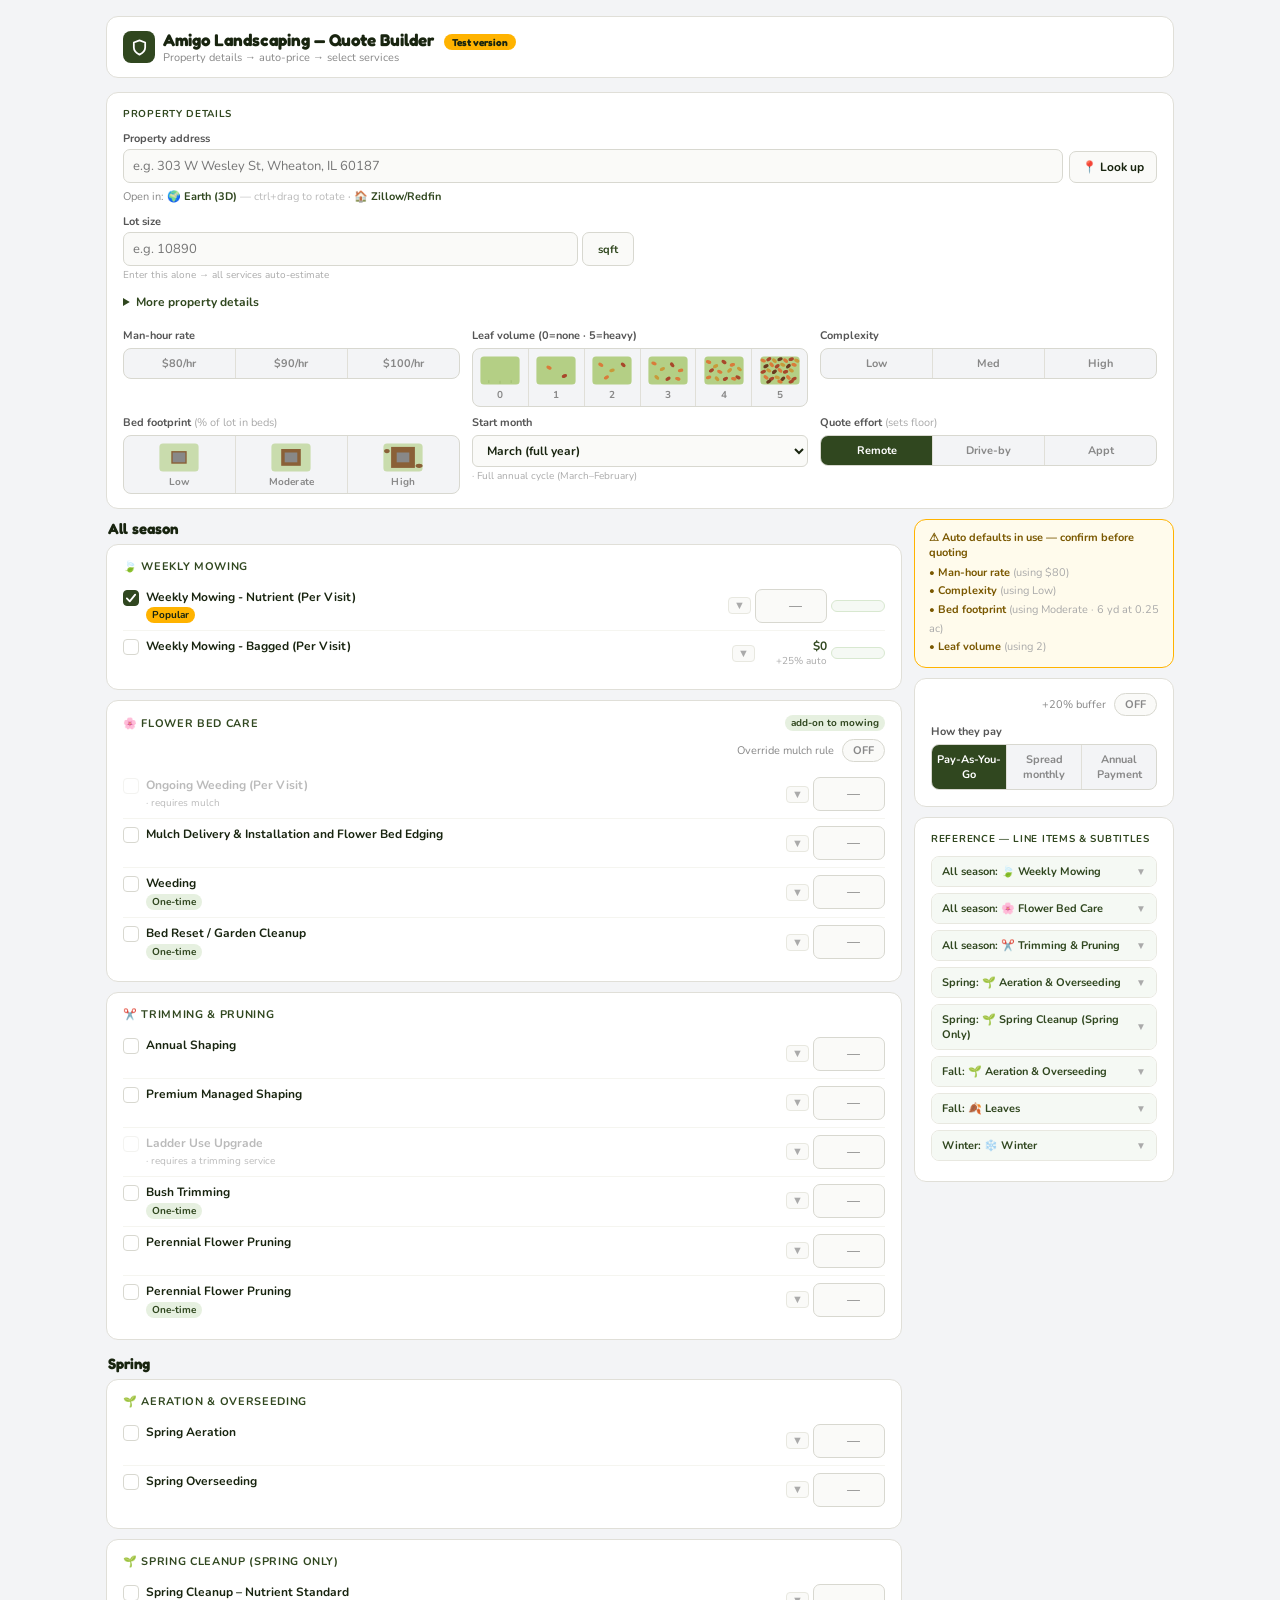
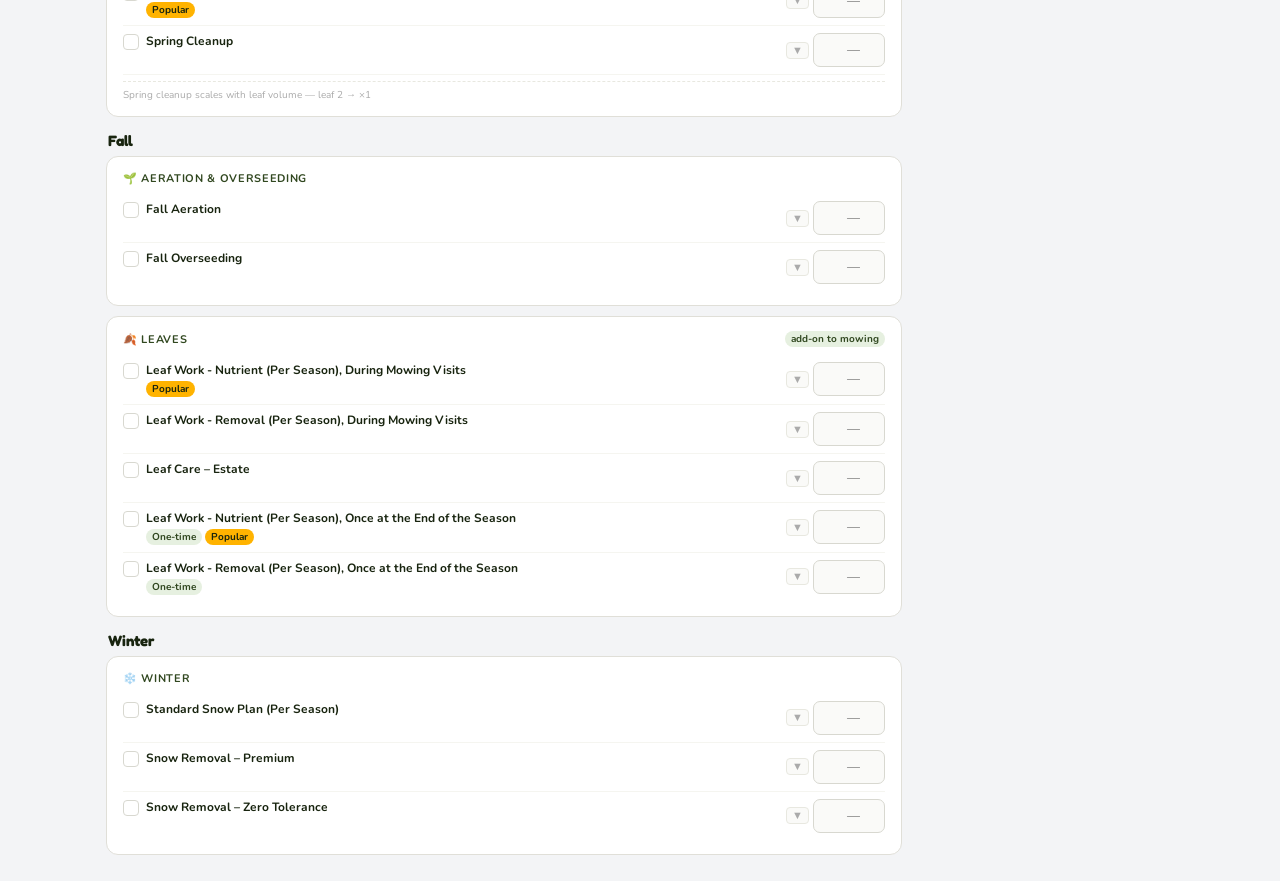
<file: next/index.html>
<!DOCTYPE html>
<html lang="en">
<head>
<meta charset="UTF-8">
<meta name="viewport" content="width=device-width, initial-scale=1.0">
<title>Amigo Landscaping — Quote Builder</title>
<link rel="preconnect" href="https://fonts.googleapis.com">
<link rel="preconnect" href="https://fonts.gstatic.com" crossorigin>
<link href="https://fonts.googleapis.com/css2?family=Fredoka:wght@700&family=Nunito:wght@400;700&display=swap" rel="stylesheet">
<style>
*{box-sizing:border-box;margin:0;padding:0}
body{font-family:'Nunito',sans-serif;font-size:14px;background:#F3F4F6;color:#18240F;min-height:100vh}
.wrap{max-width:1100px;margin:0 auto;padding:16px}
header{display:flex;align-items:center;justify-content:space-between;gap:10px;padding:12px 16px;background:#fff;border:1px solid #e0dfd8;border-radius:12px;margin-bottom:14px;flex-wrap:wrap}
.logo{width:32px;height:32px;background:#30471F;border-radius:8px;display:flex;align-items:center;justify-content:center;flex-shrink:0}
.h1t{font-family:'Fredoka',sans-serif;font-size:17px;font-weight:700;color:#18240F}
.sub{font-size:11px;color:#888}
.mode-bar{display:flex;background:#fff;border:1px solid #e0dfd8;border-radius:12px;padding:6px;margin-bottom:14px;gap:6px}
.mode-btn{flex:1;padding:10px 8px;border:none;border-radius:8px;font-family:'Fredoka',sans-serif;font-size:15px;font-weight:700;cursor:pointer;transition:all .15s;background:transparent;color:#888}
.mode-btn.on{background:#30471F;color:#fff}
.card{background:#fff;border:1px solid #e0dfd8;border-radius:12px;padding:14px 16px;margin-bottom:10px}
.slbl{font-size:10px;font-weight:700;text-transform:uppercase;letter-spacing:.07em;color:#30471F;margin-bottom:10px}
.g2{display:grid;grid-template-columns:1fr 1fr;gap:8px 12px}
.g3{display:grid;grid-template-columns:1fr 1fr 1fr;gap:8px 12px}
.lbl{display:block;font-size:11px;font-weight:700;color:#555;margin-bottom:3px}
input[type=number]{width:100%;font-size:13px;padding:7px 9px;border:1.5px solid #d8d8d0;border-radius:7px;background:#fafaf8;color:#18240F;outline:none;font-family:'Nunito',sans-serif}
input[type=number]:focus{border-color:#30471F;box-shadow:0 0 0 2px rgba(48,71,31,.1)}
.hint{font-size:10px;color:#aaa;margin-top:2px}
.seg{display:flex;border:1.5px solid #d8d8d0;border-radius:8px;overflow:hidden;background:#F3F4F6}
.seg button{flex:1;padding:7px 4px;font-size:11px;font-weight:700;cursor:pointer;background:transparent;border:none;border-right:1px solid #e0dfd8;color:#888;transition:all .12s;font-family:'Nunito',sans-serif}
.seg button:last-child{border-right:none}
.seg button.on{background:#30471F;color:#fff}
.seg.visual button{display:flex;flex-direction:column;align-items:center;gap:3px;padding:6px 4px;line-height:1}
.seg.visual .seg-ico{width:100%;max-width:42px;height:auto;display:block}
.seg.visual .seg-lbl{font-size:10px;letter-spacing:.2px;margin-top:1px}
.warn{background:#fffbec;border:1.5px solid #FFB300;border-radius:7px;padding:7px 10px;font-size:11px;color:#7a5800;margin-top:8px}
.cols{display:flex;gap:12px;align-items:flex-start}
.left-col{flex:1;min-width:0}
.right-col{width:260px;flex-shrink:0;position:sticky;top:10px}
@media(max-width:720px){.cols{flex-direction:column}.right-col{width:100%;position:static}.g2{grid-template-columns:1fr}.g3{grid-template-columns:1fr 1fr}}
.season-hd{font-family:'Fredoka',sans-serif;font-size:15px;font-weight:700;color:#18240F;margin:14px 2px 6px}
.season-hd:first-child{margin-top:0}
.more-det{margin-bottom:12px}
.more-det>summary{cursor:pointer;font-size:12px;font-weight:700;color:#30471F;padding:6px 0;list-style:revert}
.more-det>.g2{margin-top:8px}
.test-tag{font-size:10px;padding:2px 8px;border-radius:20px;background:#FFB300;color:#18240F;font-weight:700;vertical-align:middle;margin-left:6px}
.cat-hd{display:flex;align-items:center;justify-content:space-between;margin-bottom:8px}
.cat-title{font-size:11px;font-weight:700;text-transform:uppercase;letter-spacing:.06em;color:#30471F}
.atag{font-size:10px;padding:1px 6px;border-radius:20px;background:#e6f0e0;color:#30471F;font-weight:700}
/* Service row: fixed-height controls on the right, name takes remaining space */
.svc{display:flex;align-items:flex-start;gap:7px;padding:7px 0;border-bottom:1px solid #f5f5f0;user-select:none;flex-wrap:wrap}
.svc:last-child{border-bottom:none}
.chk{width:16px;height:16px;border-radius:4px;border:1.5px solid #d8d8d0;flex-shrink:0;display:flex;align-items:center;justify-content:center;background:#fff;transition:all .12s;margin-top:1px}
.chk.on{background:#30471F;border-color:#30471F}
.chk.dis{opacity:.3;cursor:not-allowed}
/* Name column: takes all remaining space, clips properly */
.svc-name-col{flex:1;min-width:0;overflow:hidden}
.svc-nm{font-size:12px;font-weight:700;color:#18240F;line-height:1.4;word-wrap:break-word}
.svc-nm.dim{color:#bbb}
.svc-tags{display:flex;align-items:center;flex-wrap:wrap;gap:3px;margin-top:2px}
.desc-txt{font-size:11px;color:#888;line-height:1.4;margin-top:4px}
/* Controls column: fixed width, right-aligned */
.svc-controls{display:flex;align-items:center;gap:4px;flex-shrink:0}
.pop{font-size:10px;padding:1px 6px;border-radius:20px;background:#FFB300;color:#18240F;font-weight:700;white-space:nowrap}
.req{font-size:10px;color:#bbb;font-weight:400;white-space:nowrap}
.pi{width:68px;font-size:12px;padding:5px 6px;border:1.5px solid #d8d8d0;border-radius:6px;text-align:right;background:#fafaf8;color:#18240F;font-family:'Nunito',sans-serif}
.svc input.pi{width:72px;flex-shrink:0}
.pi.ovr{border-color:#FFB300;background:#fffbec}
.svc-mo{font-size:12px;color:#30471F;font-weight:700;white-space:nowrap;min-width:54px;text-align:center;padding:5px 6px;border:1.5px solid #d8e8d0;border-radius:6px;background:#f5f9f4;cursor:pointer;font-family:'Nunito',sans-serif;transition:all .15s}
.svc-mo:hover{background:#e6f0e0;border-color:#30471F}
.svc-mo.copied{background:#30471F;color:#fff;border-color:#30471F}
.ovr-badge{display:flex;align-items:center;gap:2px}
.ovr-dot{font-size:9px;color:#FFB300;font-weight:700;white-space:nowrap}
.ovr-reset{font-size:9px;color:#aaa;cursor:pointer;text-decoration:underline;white-space:nowrap}
.ovr-reset:hover{color:#cc0000}
.exp-btn{font-size:11px;color:#aaa;cursor:pointer;padding:2px 5px;border-radius:4px;border:1px solid #e8e8e0;background:#fafaf8;white-space:nowrap;font-family:'Nunito',sans-serif;line-height:1}
.exp-btn:hover{background:#f0f0ea}
.auto-val{text-align:right;font-size:12px;min-width:68px}
.ref-section{margin-top:8px}
.ref-cat{margin-bottom:6px;border:1px solid #e8e8e0;border-radius:8px;overflow:hidden}
.ref-cat-hd{padding:7px 10px;background:#f5f9f4;font-size:11px;font-weight:700;color:#30471F;cursor:pointer;display:flex;justify-content:space-between;align-items:center}
.ref-cat-hd:hover{background:#e6f0e0}
.ref-cat-body{padding:6px 10px}
.ref-item{padding:4px 0;border-bottom:1px solid #f5f5f0}
.ref-item:last-child{border-bottom:none}
.ref-item-nm{font-size:11px;font-weight:700;color:#18240F}
.ref-item-desc{font-size:10px;color:#888;line-height:1.4;margin-top:1px}
.ref-sub-desc{font-size:10px;color:#5a7a50;line-height:1.4;margin:2px 0 4px;padding:0 10px}
.info-bar{padding:7px 9px;background:#F3F4F6;border-radius:7px;font-size:11px;margin-top:7px}
.empty{text-align:center;padding:16px 0;font-size:11px;color:#bbb}
.sm-hint{font-size:10px;color:#aaa;margin-top:6px;padding-top:6px;border-top:1px dashed #e8e8e0}
.addr-btn{padding:7px 12px;font-size:12px;font-weight:700;border:1.5px solid #d8d8d0;border-radius:7px;background:#fafaf8;color:#18240F;cursor:pointer;white-space:nowrap;font-family:'Nunito',sans-serif;transition:all .12s}
.addr-btn:hover{background:#e6f0e0;border-color:#30471F}
.unit-btn{width:52px;font-size:11px;font-weight:700;border:1.5px solid #d8d8d0;border-radius:7px;background:#fafaf8;color:#30471F;cursor:pointer;white-space:nowrap;font-family:'Nunito',sans-serif;transition:all .12s;flex-shrink:0}
.unit-btn:hover{background:#e6f0e0;border-color:#30471F}
.ext-lnk{color:#30471F;font-weight:700;text-decoration:none;white-space:nowrap}
.ext-lnk:hover{text-decoration:underline}
.spinner{display:inline-block;width:10px;height:10px;border:1.5px solid #d8d8d0;border-top-color:#30471F;border-radius:50%;animation:spin .8s linear infinite;vertical-align:-1px;margin-right:5px}
@keyframes spin{to{transform:rotate(360deg)}}
</style>
</head>
<body>
<div class="wrap">
<header>
  <div style="display:flex;align-items:center;gap:8px">
    <div class="logo"><svg width="17" height="17" viewBox="0 0 24 24" fill="none" stroke="white" stroke-width="2.5" stroke-linecap="round" stroke-linejoin="round"><path d="M12 22s8-4 8-10V5l-8-3-8 3v7c0 6 8 10 8 10z"/></svg></div>
    <div><div class="h1t">Amigo Landscaping — Quote Builder <span class="test-tag">Test version</span></div><div class="sub">Property details → auto-price → select services</div></div>
  </div>
</header>

<div class="card">
  <div class="slbl">Property details</div>
  <div style="display:flex;gap:6px;align-items:flex-end;margin-bottom:6px;flex-wrap:wrap">
    <div style="flex:1;min-width:180px"><label class="lbl">Property address</label><input type="text" id="iAddr" placeholder="e.g. 303 W Wesley St, Wheaton, IL 60187" onkeydown="if(event.key==='Enter'){event.preventDefault();lookupAddr();}" style="width:100%;font-size:13px;padding:7px 9px;border:1.5px solid #d8d8d0;border-radius:7px;background:#fafaf8;color:#18240F;outline:none;font-family:'Nunito',sans-serif"></div>
    <button class="addr-btn" onclick="lookupAddr()" id="lkBtn">📍 Look up</button>
  </div>
  <div style="font-size:11px;color:#888;margin-bottom:10px">Open in:
    <a href="#" onclick="openEarth();return false" class="ext-lnk">🌍 Earth (3D)</a> <span style="color:#bbb;font-weight:400">— ctrl+drag to rotate</span> ·
    <a href="#" onclick="openLotSearch();return false" class="ext-lnk">🏠 Zillow/Redfin</a>
  </div>
  <div id="mapBox" style="display:none;height:380px;border-radius:10px;overflow:hidden;border:1.5px solid #d8d8d0;margin-bottom:6px"></div>
  <div id="mapMeta" style="display:none;font-size:10px;color:#888;margin-bottom:10px;justify-content:space-between;align-items:center;gap:8px;flex-wrap:wrap"><span id="mapAddr"></span><span style="color:#aaa">Use the layer toggle inside the map to switch between Map &amp; Satellite</span></div>
  <div class="g2" style="margin-bottom:6px">
    <div><label class="lbl">Lot size</label><div style="display:flex;gap:4px"><input type="number" id="iLt" placeholder="e.g. 10890" step="any" oninput="upd()" style="flex:1;min-width:0"><button type="button" id="iLtU" class="unit-btn" onclick="toggleLotUnit()">sqft</button></div><div class="hint" id="iLtH">Enter this alone → all services auto-estimate</div></div>
  </div>
  <details class="more-det"><summary>More property details</summary>
  <div class="g2">
    <div><label class="lbl">Home footprint (sq ft)</label><input type="number" id="iHf" placeholder="e.g. 2000" oninput="upd()"><div class="hint">Subtracts home from lot. Zillow "building area" ÷ stories.</div></div>
    <div><label class="lbl">Lawn / turf (sq ft)</label><input type="number" id="iLn" placeholder="auto" oninput="upd()"></div>
    <div><label class="lbl">Paved area — driveway + walks (sq ft)</label><input type="number" id="iPv" placeholder="auto" oninput="upd()"></div>
    <div><label class="lbl">Mulch — eyeball (yards)</label><input type="number" id="iMu" placeholder="auto" step="0.5" oninput="upd()"><div class="hint">Drives bed maintenance + mulch pricing</div></div>
    <div><label class="lbl">Bush trim time per visit (hrs)</label><input type="number" id="iTr" placeholder="auto" step="0.25" oninput="upd()"></div>
    <div><label class="lbl">Perennial pruning per session (hrs)</label><input type="number" id="iPe" placeholder="auto" step="0.25" oninput="upd()"></div>
    <div><label class="lbl">Home value (~$K)</label><input type="number" id="iHv" placeholder="e.g. 950" step="10" oninput="upd()"><div class="hint">Rough eyeball (Zillow/Redfin). Drives avatar fit.</div></div>
  </div>
  </details>
  <div class="g3">
    <div><label class="lbl" style="margin-bottom:5px">Man-hour rate</label>
      <div class="seg" id="rPg">
        <button onclick="setSeg('rPg',this,()=>ST.rate=80)">$80/hr</button>
        <button onclick="setSeg('rPg',this,()=>ST.rate=90)">$90/hr</button>
        <button onclick="setSeg('rPg',this,()=>ST.rate=100)">$100/hr</button>
      </div>
    </div>
    <div><label class="lbl" style="margin-bottom:5px">Leaf volume (0=none · 5=heavy)</label>
      <div class="seg visual" id="lPg">
        <button onclick="setSeg('lPg',this,()=>ST.leaf=0)"><svg class="seg-ico" viewBox="0 0 60 44"><rect x="2" y="2" width="56" height="40" rx="5" fill="#b4cf85"/><line x1="14" y1="36" x2="14" y2="40" stroke="#94b365" stroke-width="0.8"/><line x1="30" y1="37" x2="30" y2="41" stroke="#94b365" stroke-width="0.8"/><line x1="46" y1="36" x2="46" y2="40" stroke="#94b365" stroke-width="0.8"/></svg><span class="seg-lbl">0</span></button>
        <button onclick="setSeg('lPg',this,()=>ST.leaf=1)"><svg class="seg-ico" viewBox="0 0 60 44"><rect x="2" y="2" width="56" height="40" rx="5" fill="#b4cf85"/><ellipse cx="20" cy="18" rx="4" ry="2.5" fill="#d97b3a" transform="rotate(25 20 18)"/><ellipse cx="42" cy="30" rx="4" ry="2.5" fill="#a8472a" transform="rotate(-20 42 30)"/></svg><span class="seg-lbl">1</span></button>
        <button onclick="setSeg('lPg',this,()=>ST.leaf=2)"><svg class="seg-ico" viewBox="0 0 60 44"><rect x="2" y="2" width="56" height="40" rx="5" fill="#b4cf85"/><ellipse cx="14" cy="14" rx="4" ry="2.5" fill="#d97b3a" transform="rotate(30 14 14)"/><ellipse cx="30" cy="22" rx="4" ry="2.5" fill="#c89a3a" transform="rotate(-15 30 22)"/><ellipse cx="46" cy="14" rx="4" ry="2.5" fill="#a8472a" transform="rotate(40 46 14)"/><ellipse cx="22" cy="32" rx="4" ry="2.5" fill="#d97b3a" transform="rotate(-30 22 32)"/></svg><span class="seg-lbl">2</span></button>
        <button onclick="setSeg('lPg',this,()=>ST.leaf=3)"><svg class="seg-ico" viewBox="0 0 60 44"><rect x="2" y="2" width="56" height="40" rx="5" fill="#b4cf85"/><ellipse cx="10" cy="12" rx="4" ry="2.5" fill="#d97b3a" transform="rotate(20 10 12)"/><ellipse cx="22" cy="20" rx="4" ry="2.5" fill="#c89a3a" transform="rotate(-25 22 20)"/><ellipse cx="36" cy="14" rx="4" ry="2.5" fill="#a8472a" transform="rotate(50 36 14)"/><ellipse cx="48" cy="22" rx="4" ry="2.5" fill="#d97b3a" transform="rotate(-10 48 22)"/><ellipse cx="14" cy="32" rx="4" ry="2.5" fill="#c89a3a" transform="rotate(40 14 32)"/><ellipse cx="30" cy="34" rx="4" ry="2.5" fill="#a8472a" transform="rotate(-30 30 34)"/><ellipse cx="44" cy="34" rx="4" ry="2.5" fill="#d97b3a" transform="rotate(15 44 34)"/></svg><span class="seg-lbl">3</span></button>
        <button onclick="setSeg('lPg',this,()=>ST.leaf=4)"><svg class="seg-ico" viewBox="0 0 60 44"><rect x="2" y="2" width="56" height="40" rx="5" fill="#b4cf85"/><ellipse cx="8" cy="10" rx="4" ry="2.5" fill="#d97b3a" transform="rotate(15 8 10)"/><ellipse cx="18" cy="16" rx="4" ry="2.5" fill="#c89a3a" transform="rotate(-25 18 16)"/><ellipse cx="30" cy="10" rx="4" ry="2.5" fill="#a8472a" transform="rotate(35 30 10)"/><ellipse cx="42" cy="14" rx="4" ry="2.5" fill="#d97b3a" transform="rotate(-15 42 14)"/><ellipse cx="52" cy="20" rx="4" ry="2.5" fill="#c89a3a" transform="rotate(40 52 20)"/><ellipse cx="12" cy="22" rx="4" ry="2.5" fill="#a8472a" transform="rotate(-30 12 22)"/><ellipse cx="24" cy="24" rx="4" ry="2.5" fill="#d97b3a" transform="rotate(20 24 24)"/><ellipse cx="38" cy="22" rx="4" ry="2.5" fill="#c89a3a" transform="rotate(-40 38 22)"/><ellipse cx="50" cy="32" rx="4" ry="2.5" fill="#a8472a" transform="rotate(25 50 32)"/><ellipse cx="8" cy="32" rx="4" ry="2.5" fill="#d97b3a" transform="rotate(-15 8 32)"/><ellipse cx="20" cy="34" rx="4" ry="2.5" fill="#c89a3a" transform="rotate(45 20 34)"/><ellipse cx="32" cy="34" rx="4" ry="2.5" fill="#a8472a" transform="rotate(-25 32 34)"/><ellipse cx="44" cy="34" rx="4" ry="2.5" fill="#d97b3a" transform="rotate(10 44 34)"/></svg><span class="seg-lbl">4</span></button>
        <button onclick="setSeg('lPg',this,()=>ST.leaf=5)"><svg class="seg-ico" viewBox="0 0 60 44"><rect x="2" y="2" width="56" height="40" rx="5" fill="#b4cf85"/><ellipse cx="6" cy="8" rx="4" ry="2.5" fill="#d97b3a" transform="rotate(20 6 8)"/><ellipse cx="14" cy="6" rx="4" ry="2.5" fill="#a8472a" transform="rotate(-30 14 6)"/><ellipse cx="22" cy="8" rx="4" ry="2.5" fill="#c89a3a" transform="rotate(40 22 8)"/><ellipse cx="30" cy="6" rx="4" ry="2.5" fill="#6b3a1d" transform="rotate(-20 30 6)"/><ellipse cx="38" cy="8" rx="4" ry="2.5" fill="#d97b3a" transform="rotate(35 38 8)"/><ellipse cx="46" cy="6" rx="4" ry="2.5" fill="#a8472a" transform="rotate(-15 46 6)"/><ellipse cx="54" cy="8" rx="4" ry="2.5" fill="#c89a3a" transform="rotate(25 54 8)"/><ellipse cx="10" cy="16" rx="4" ry="2.5" fill="#6b3a1d" transform="rotate(-25 10 16)"/><ellipse cx="18" cy="14" rx="4" ry="2.5" fill="#d97b3a" transform="rotate(45 18 14)"/><ellipse cx="26" cy="16" rx="4" ry="2.5" fill="#a8472a" transform="rotate(-35 26 16)"/><ellipse cx="34" cy="14" rx="4" ry="2.5" fill="#c89a3a" transform="rotate(20 34 14)"/><ellipse cx="42" cy="16" rx="4" ry="2.5" fill="#6b3a1d" transform="rotate(-40 42 16)"/><ellipse cx="50" cy="14" rx="4" ry="2.5" fill="#d97b3a" transform="rotate(15 50 14)"/><ellipse cx="6" cy="24" rx="4" ry="2.5" fill="#a8472a" transform="rotate(-20 6 24)"/><ellipse cx="14" cy="22" rx="4" ry="2.5" fill="#c89a3a" transform="rotate(30 14 22)"/><ellipse cx="22" cy="24" rx="4" ry="2.5" fill="#6b3a1d" transform="rotate(-35 22 24)"/><ellipse cx="30" cy="22" rx="4" ry="2.5" fill="#d97b3a" transform="rotate(40 30 22)"/><ellipse cx="38" cy="24" rx="4" ry="2.5" fill="#a8472a" transform="rotate(-15 38 24)"/><ellipse cx="46" cy="22" rx="4" ry="2.5" fill="#c89a3a" transform="rotate(25 46 22)"/><ellipse cx="10" cy="32" rx="4" ry="2.5" fill="#d97b3a" transform="rotate(35 10 32)"/><ellipse cx="18" cy="34" rx="4" ry="2.5" fill="#a8472a" transform="rotate(-25 18 34)"/><ellipse cx="26" cy="32" rx="4" ry="2.5" fill="#c89a3a" transform="rotate(15 26 32)"/><ellipse cx="34" cy="34" rx="4" ry="2.5" fill="#6b3a1d" transform="rotate(-40 34 34)"/><ellipse cx="42" cy="32" rx="4" ry="2.5" fill="#d97b3a" transform="rotate(45 42 32)"/><ellipse cx="50" cy="34" rx="4" ry="2.5" fill="#a8472a" transform="rotate(-20 50 34)"/><ellipse cx="14" cy="38" rx="4" ry="2.5" fill="#6b3a1d" transform="rotate(-30 14 38)"/><ellipse cx="30" cy="38" rx="4" ry="2.5" fill="#d97b3a" transform="rotate(20 30 38)"/><ellipse cx="46" cy="38" rx="4" ry="2.5" fill="#a8472a" transform="rotate(-15 46 38)"/></svg><span class="seg-lbl">5</span></button>
      </div>
    </div>
    <div><label class="lbl" style="margin-bottom:5px">Complexity</label>
      <div class="seg" id="cxPg">
        <button onclick="setSeg('cxPg',this,()=>ST.complex='low')">Low</button>
        <button onclick="setSeg('cxPg',this,()=>ST.complex='med')">Med</button>
        <button onclick="setSeg('cxPg',this,()=>ST.complex='high')">High</button>
      </div>
    </div>
    <div><label class="lbl" style="margin-bottom:5px">Bed footprint <span style="color:#aaa;font-weight:400">(% of lot in beds)</span></label>
      <div class="seg visual" id="bfPg">
        <button onclick="setSeg('bfPg',this,()=>ST.bedFootprint='low')"><svg class="seg-ico" viewBox="0 0 60 44"><rect x="2" y="2" width="56" height="40" rx="5" fill="#c9dcad"/><rect x="19" y="13" width="22" height="18" fill="#8a6037"/><rect x="21" y="15" width="18" height="14" fill="#888"/></svg><span class="seg-lbl">Low</span></button>
        <button onclick="setSeg('bfPg',this,()=>ST.bedFootprint='mod')"><svg class="seg-ico" viewBox="0 0 60 44"><rect x="2" y="2" width="56" height="40" rx="5" fill="#c9dcad"/><rect x="16" y="10" width="28" height="24" fill="#8a6037"/><rect x="21" y="15" width="18" height="14" fill="#888"/></svg><span class="seg-lbl">Moderate</span></button>
        <button onclick="setSeg('bfPg',this,()=>ST.bedFootprint='high')"><svg class="seg-ico" viewBox="0 0 60 44"><rect x="2" y="2" width="56" height="40" rx="5" fill="#c9dcad"/><rect x="13" y="7" width="34" height="30" fill="#8a6037"/><rect x="21" y="15" width="18" height="14" fill="#888"/><ellipse cx="7" cy="13" rx="4" ry="3" fill="#8a6037"/><ellipse cx="53" cy="34" rx="5" ry="3" fill="#8a6037"/></svg><span class="seg-lbl">High</span></button>
      </div>
    </div>
    <div id="startRow"><label class="lbl" style="margin-bottom:5px">Start month</label><select id="iPlanStart" onchange="setPlanStart(parseInt(this.value))" style="font-family:'Nunito',sans-serif;font-size:12px;padding:6px 10px;width:100%;border:1.5px solid #d8d8d0;border-radius:6px;background:#fafaf8;color:#18240F;font-weight:700;cursor:pointer">
      <option value="3">March (full year)</option>
      <option value="4">April</option>
      <option value="5">May</option>
      <option value="6">June</option>
      <option value="7">July</option>
      <option value="8">August</option>
      <option value="9">September</option>
      <option value="10">October</option>
      <option value="11">November</option>
      <option value="12">December</option>
      <option value="1">January</option>
      <option value="2">February</option>
    </select><div class="hint" id="planStartHint"></div></div>
    <div id="tierRow"><label class="lbl" style="margin-bottom:5px">Quote effort <span style="color:#aaa;font-weight:400">(sets floor)</span></label>
      <div class="seg" id="tPg">
        <button class="on" onclick="setSeg('tPg',this,()=>ST.oneTier='remote')">Remote</button>
        <button onclick="setSeg('tPg',this,()=>ST.oneTier='driveby')">Drive-by</button>
        <button onclick="setSeg('tPg',this,()=>ST.oneTier='appt')">Appt</button>
      </div>
    </div>
  </div>
  <div id="estW" style="display:none" class="warn"></div>
</div>

<div id="avBox" style="display:none;margin-bottom:10px"></div>
<div id="fitBox" style="display:none;margin-bottom:10px"></div>

<div class="cols">
  <div class="left-col" id="svcCol"></div>
  <div class="right-col" id="outCol"></div>
</div>
</div>

<script src="route-fit.js"></script>
<script>
const $=id=>document.getElementById(id);
function escHtml(s){return String(s==null?'':s).replace(/[&<>"']/g,function(c){return {'&':'&amp;','<':'&lt;','>':'&gt;','"':'&quot;',"'":'&#39;'}[c];});}
let ROUTE_DATA=null;
async function loadRouteData(){
  try{ROUTE_DATA=await fetch('routes.json').then(r=>r.json());}catch(e){ROUTE_DATA=null;}
  renderFit();
}
async function geocodeForFit(a){
  try{
    const g=await fetch('https://nominatim.openstreetmap.org/search?format=json&addressdetails=1&limit=1&q='+encodeURIComponent(a)).then(r=>r.json());
    if(!g||!g.length){ST.fitGeo=null;renderFit();return;}
    const ad=g[0].address||{};
    ST.fitGeo={lat:+g[0].lat,lng:+g[0].lon,town:ad.town||ad.city||ad.village||ad.hamlet||ad.municipality||''};
  }catch(e){ST.fitGeo=null;}
  renderFit();
}
function fitBadge(status){
  return status==='in'?{bd:'#30471F',bg:'#f5f9f4',fg:'#30471F',ic:'✓',txt:'IN AREA'}
    :status==='borderline'?{bd:'#FFB300',bg:'#fffbec',fg:'#7a5800',ic:'!',txt:'BORDERLINE'}
    :{bd:'#cc0000',bg:'#fff5f5',fg:'#a00',ic:'✕',txt:'OUT OF AREA'};
}
function renderFit(){
  const box=$('fitBox');if(!box)return;
  if(!ST.fitGeo||!ROUTE_DATA||typeof RouteFit==='undefined'){box.style.display='none';box.innerHTML='';return;}
  const v=RouteFit.computeFit({pin:{lat:ST.fitGeo.lat,lng:ST.fitGeo.lng},town:ST.fitGeo.town},ROUTE_DATA);
  const c=fitBadge(v.area.status);
  let h='<div style="background:'+c.bg+';border:1.5px solid '+c.bd+';border-radius:10px;padding:10px 14px">';
  h+='<div style="display:flex;gap:8px;align-items:center;margin-bottom:6px"><div style="width:20px;height:20px;border-radius:50%;background:'+c.bd+';color:#fff;display:flex;align-items:center;justify-content:center;font-weight:700;font-size:12px;flex-shrink:0">'+c.ic+'</div><div style="font-size:12px;font-weight:700;color:'+c.fg+'">'+c.txt+' · ~'+v.area.distanceMi+' mi from base</div></div>';
  h+='<div style="font-size:10px;color:#999;margin-bottom:6px">straight-line proxy — verify surface-street route (no highway/toll)</div>';
  if(v.blacklist.blocked){
    const bc=v.blacklist.scope==='both'?'#a00':'#7a5800';
    h+='<div style="font-size:11px;font-weight:700;color:'+bc+';margin-bottom:6px">⛔ '+escHtml(ST.fitGeo.town||'This town')+' — '+v.blacklist.label+'</div>';
  }
  if(v.routes&&v.routes.ranked.length){
    const top=v.routes.ranked.slice(0,3);
    if(v.routes.fallback){
      h+='<div style="font-size:11px;color:'+c.fg+'"><b>Outlier — no route within 1 mi.</b> Nearest: '+top[0].name+' ('+top[0].nearestMi+' mi)</div>';
    }else{
      const b=top[0];
      h+='<div style="font-size:12px;font-weight:700;color:#30471F;margin-bottom:2px">Best route: '+b.name+'</div>';
      h+='<div style="font-size:11px;color:#666;margin-bottom:4px">'+b.density+' stop'+(b.density===1?'':'s')+' within 1 mi · closest '+b.nearestMi+' mi</div>';
      const rest=top.slice(1).filter(r=>r.density>0||r.nearestMi<3);/* show runner-up only if it has stops within 1mi OR its nearest stop is <3mi */
      rest.forEach(r=>{h+='<div style="font-size:11px;color:#888">Runner-up: '+r.name+' — '+r.density+' within 1 mi · '+r.nearestMi+' mi</div>';});
    }
  }else if(v.area.status==='out'){
    h+='<div style="font-size:11px;color:#a00">Outside service area — decline politely or hand off.</div>';
  }
  h+='</div>';
  box.style.display='block';box.innerHTML=h;
}
const V=35,BEB=200,BER1=60,BER2=40;
const SLM=[0.75,0.9,1.0,1.15,1.30,1.50];
let ST={lawn:0,lot:0,paved:0,mulch:0,trim:0,peren:0,rate:0,leaf:null,snow:null,payView:'visit',homeVal:0,homeFt:0,complex:null,bedFootprint:null,visitsRemain:0,oneTier:'remote',sel:new Set(['A1']),ov:{},exp:new Set(),lotUnit:'sqft',trimDensity:'light',weedPressure:'light',bufferOn:false,mulchOverride:false,planStartMonth:3,fitGeo:null};
// Bed footprint % of nonHome area — drives auto-derived mulch yards
// Calibrated so 0.25-acre / 2000-sqft home produces clean 3/6/9 yards
const BED_FOOTPRINT_PCT={low:0.03,mod:0.07,high:0.10};
const CXM={low:1.0,med:1.15,high:1.35};
const TIER_FLOOR={remote:250,driveby:550,appt:1000};
const PLAN_FLOOR=149;
// Time-based labor model — see docs/superpowers/specs/2026-05-17-time-based-pricing-overhaul-design.md §2.1
const CREW_HOUR_RATE=160;
const LABOR_DAY=1280;
// Flower Bed Refresh — $150/yd flat: mulch + edging + complimentary Preen
// Internal cost stack per yard (totals to $150):
const MULCH_RAW_PER_YD=30;       // raw mulch material
const MULCH_DELIVERY_PER_YD=30;  // delivery + material markup
const PREEN_PER_YD=12;           // Preen material
const MULCH_PRICE_PER_YD=150;    // customer price/yd
const MULCH_MAT_PER_YD=MULCH_RAW_PER_YD+PREEN_PER_YD; // true material cost ($42/yd)
// One-time weeding (OF2) — labor min/yd of mulch by weed pressure.
// Calibrated so at $80/hr base, 2-crew: light=$10/yd, mod=$20/yd, heavy=$30/yd.
// Scales automatically with the man-hour rate slider.
const WEED_MIN_PER_YD={none:0,light:3.75,mod:7.5,heavy:11.25};
// Trim density multipliers — §3.2 (per-service weights, recurring vs one-time)
const TRIM_DENSITY_MULT={
  E1: {light:1.0, std:1.15, dense:1.35},
  E2: {light:1.0, std:1.10, dense:1.20},
  E5: {light:1.0, std:1.15, dense:1.35},
  OE1:{light:1.0, std:1.40, dense:1.80}
};
// Weed pressure multipliers — C2/OF3 (OF2 uses WEED_MIN_PER_YD directly)
const WEED_PRESSURE_MULT={
  C2: {none:0, light:1.0, mod:1.15, heavy:1.30},
  OF3:{none:0, light:1.0, mod:1.40, heavy:1.80}
};
// Top-down mulch swatches with 0/2/5/~18 weed sprigs — visual dial for weed pressure.
const WEED_ICONS={
  none:'<svg class="seg-ico" viewBox="0 0 60 44"><rect x="2" y="2" width="56" height="40" rx="5" fill="#8a6037"/><circle cx="12" cy="14" r="1.2" fill="#6e4a28"/><circle cx="22" cy="22" r="1.2" fill="#6e4a28"/><circle cx="38" cy="11" r="1.2" fill="#6e4a28"/><circle cx="48" cy="28" r="1.2" fill="#6e4a28"/><circle cx="30" cy="35" r="1.2" fill="#6e4a28"/><circle cx="44" cy="18" r="1.2" fill="#6e4a28"/></svg>',
  light:'<svg class="seg-ico" viewBox="0 0 60 44"><rect x="2" y="2" width="56" height="40" rx="5" fill="#8a6037"/><circle cx="12" cy="14" r="1.2" fill="#6e4a28"/><circle cx="22" cy="22" r="1.2" fill="#6e4a28"/><circle cx="48" cy="28" r="1.2" fill="#6e4a28"/><circle cx="30" cy="35" r="1.2" fill="#6e4a28"/><g fill="#5a8a3a"><path d="M18 28 L19 18 L17 20 Z M19 22 L21 18 L19 19 Z M19 22 L17 18 L19 19 Z"/><path d="M40 32 L41 22 L39 24 Z M41 26 L43 22 L41 23 Z M41 26 L39 22 L41 23 Z"/></g></svg>',
  mod:'<svg class="seg-ico" viewBox="0 0 60 44"><rect x="2" y="2" width="56" height="40" rx="5" fill="#8a6037"/><circle cx="12" cy="14" r="1.2" fill="#6e4a28"/><circle cx="48" cy="28" r="1.2" fill="#6e4a28"/><g fill="#5a8a3a"><path d="M12 30 L13 20 L11 22 Z M13 24 L15 20 L13 21 Z M13 24 L11 20 L13 21 Z"/><path d="M24 18 L25 8 L23 10 Z M25 12 L27 8 L25 9 Z M25 12 L23 8 L25 9 Z"/><path d="M30 36 L31 26 L29 28 Z M31 30 L33 26 L31 27 Z M31 30 L29 26 L31 27 Z"/><path d="M40 22 L41 12 L39 14 Z M41 16 L43 12 L41 13 Z M41 16 L39 12 L41 13 Z"/><path d="M48 36 L49 26 L47 28 Z M49 30 L51 26 L49 27 Z M49 30 L47 26 L49 27 Z"/></g></svg>',
  heavy:'<svg class="seg-ico" viewBox="0 0 60 44"><rect x="2" y="2" width="56" height="40" rx="5" fill="#8a6037"/><g fill="#5a8a3a"><path d="M6 16 L7 6 L5 8 Z M7 10 L9 6 L7 7 Z M7 10 L5 6 L7 7 Z"/><path d="M11 28 L12 18 L10 20 Z M12 22 L14 18 L12 19 Z M12 22 L10 18 L12 19 Z"/><path d="M14 12 L15 2 L13 4 Z M15 6 L17 2 L15 3 Z M15 6 L13 2 L15 3 Z" transform="translate(0,4)"/><path d="M19 36 L20 26 L18 28 Z M20 30 L22 26 L20 27 Z M20 30 L18 26 L20 27 Z"/><path d="M22 20 L23 10 L21 12 Z M23 14 L25 10 L23 11 Z M23 14 L21 10 L23 11 Z"/><path d="M27 28 L28 18 L26 20 Z M28 22 L30 18 L28 19 Z M28 22 L26 18 L28 19 Z"/><path d="M30 12 L31 2 L29 4 Z M31 6 L33 2 L31 3 Z M31 6 L29 2 L31 3 Z" transform="translate(0,4)"/><path d="M34 38 L35 28 L33 30 Z M35 32 L37 28 L35 29 Z M35 32 L33 28 L35 29 Z"/><path d="M38 22 L39 12 L37 14 Z M39 16 L41 12 L39 13 Z M39 16 L37 12 L39 13 Z"/><path d="M42 30 L43 20 L41 22 Z M43 24 L45 20 L43 21 Z M43 24 L41 20 L43 21 Z"/><path d="M45 14 L46 4 L44 6 Z M46 8 L48 4 L46 5 Z M46 8 L44 4 L46 5 Z" transform="translate(0,4)"/><path d="M49 22 L50 12 L48 14 Z M50 16 L52 12 L50 13 Z M50 16 L48 12 L50 13 Z"/><path d="M52 36 L53 26 L51 28 Z M53 30 L55 26 L53 27 Z M53 30 L51 26 L53 27 Z"/><path d="M55 16 L56 6 L54 8 Z M56 10 L58 6 L56 7 Z M56 10 L54 6 L56 7 Z"/><path d="M8 38 L9 28 L7 30 Z M9 32 L11 28 L9 29 Z M9 32 L7 28 L9 29 Z"/><path d="M16 26 L17 16 L15 18 Z M17 20 L19 16 L17 17 Z M17 20 L15 16 L17 17 Z"/><path d="M37 10 L38 2 L36 4 Z M38 6 L40 2 L38 3 Z M38 6 L36 2 L38 3 Z" transform="translate(0,2)"/><path d="M48 38 L49 28 L47 30 Z M49 32 L51 28 L49 29 Z M49 32 L47 28 L49 29 Z"/></g></svg>'
};
// Trim lot brackets — §4.2
const TRIM_BRACKETS=[
  {maxSqft:10890,  hrs:2}, // <0.25 ac — flat 2h
  {maxSqft:21780,  hrs:4}, // 0.25–0.5 ac — interp 2→4
  {maxSqft:32670,  hrs:6}, // 0.5–0.75 ac — interp 4→6
  {maxSqft:Infinity,hrs:8} // >0.75 ac — interp 6→8 capped
];
// Outside-ICP threshold (sqft)
const ICP_LOT_CAP=32670;
// E2 = X × E1
const E2_MULT=2.25;
const RATE_BASE=80;
// Snow (per season, salt included): $79.50 a visit up to 2,000 paved sq ft + $0.03 per extra sq ft, x 10 visits
const SNOW_BASE=795,SNOW_BASE_SQFT=2000,SNOW_PER_SQFT=0.30;
const SNOW_MULT={H1:1,H2:1.5,H4:2.7};
const RATE_SVCS=['A1','A2','C2','B1','B2','B3','B4','D1','D2','G1','G2','G3','OB1','OB2','OB3','OB4','OD1','OD2','OD3','OD4'];
// Start month: drives mowing proration (visits left) and the number of monthly payments
const PLAN_VISITS_BY_START_MONTH={3:35,4:30,5:26,6:22,7:17,8:13,9:8,10:4,11:1,12:0,1:0,2:0};
const MONTH_NAMES={1:'January',2:'February',3:'March',4:'April',5:'May',6:'June',7:'July',8:'August',9:'September',10:'October',11:'November',12:'December'};
function planMonths(){const m=ST.planStartMonth||3;return m>=3?15-m:3-m;}
// Annual payment: whole total up front. 1 month free (total minus one monthly payment) only on a full 12 month plan.
function annualPay(total){const n=planMonths();const save=n===12?Math.round(total/12):0;return{n:n,save:save,pay:total-save};}
function setPlanStart(m){ST.planStartMonth=m;const vr=PLAN_VISITS_BY_START_MONTH[m]||0;ST.visitsRemain=vr;if($('iVr'))$('iVr').value=vr||'';render();}
function setPay(v){ST.payView=v;render();}
const MKT={A:{title:'🍃 Weekly Mowing',desc:'Two options below. 9 out of 10 clients pick Nutrient. The grass clippings are finely chopped and left on the lawn, where they break down and naturally feed the soil. It\'s healthier for the lawn and costs less.<br><br>Bagged is for clients who prefer the clippings collected and removed after every mow.'},C:{title:'🌸 Flower Bed Care',desc:'Keep your landscape beds pristine all season long. Includes weeding plans, mulch installation, and bed edging.'},B:{title:'🌱 Aeration & Overseeding',desc:'Treatments designed to relieve soil compaction, improve nutrient uptake, and thicken your existing turf.'},D:{title:'🌱 Spring Cleanup (Spring Only)',desc:'Comprehensive spring property care designed to properly reset and prepare your landscape at the start of the season.'},G:{title:'🍂 Leaves',desc:'Pick your Leaf Work below, then pick how we do it. Same Leaf Work charge either way.'},E:{title:'✂️ Trimming & Pruning',desc:'Professional shaping services to maintain neat, balanced bushes throughout the growing season.'},H:{title:'❄️ Winter',desc:'Make winter easy. Once you’re signed up, you’re covered all season with unlimited snow removal, 24/7. If a storm ends at 3 AM, we’ll be there'},OB:{title:'🌱 Lawn Health',desc:'One-time aeration and overseeding treatments.'},OE:{title:'✂️ Trimming & Pruning',desc:'One-time shaping and pruning services.'},OF:{title:'🪵 Bed & Mulch Services',desc:'One-time bed care and mulch installation.'},OD:{title:'🧹 Property Cleanups',desc:'One-time spring or fall property cleanup.'}};
const DESCS={A1:'Weekly mowing of all grass areas during the growing season. We cut at the optimal height for the time of year, so the lawn stays healthy through summer heat and seasonal changes.<br><br>The clippings are finely chopped by mulching blades and left on the lawn, where they break down into free, natural fertilizer that feeds the soil. It\'s what most lawns do best with, and what most of our clients are on.<br><br>Includes string-trimming around edges, beds, and obstacles, plus blowing the clippings off all hard surfaces (driveway, walkways, patio).',A2:'Weekly mowing of all grass areas during the growing season. We cut at the optimal height for the time of year, so the lawn stays healthy through summer heat and seasonal changes.<br><br>Grass clippings are bagged and removed from the property for a consistently clean appearance.<br><br>Includes string-trimming around edges, beds, and obstacles, plus blowing the clippings off all hard surfaces (driveway, walkways, patio).',C2:'Added to your regular mowing visit.<br><br>Every time we mow, the crew spends time in the beds hand-pulling the weeds that came up since the last visit. A small amount every week, so the beds hold the way they look right after a full weeding.<br><br>This is what keeps the beds from getting back to the point where they need a full weeding again.',B1:'Mechanical core aeration performed in spring to relieve soil compaction and improve air, water, and nutrient movement into the root zone.',B2:'Mechanical core aeration performed in fall to reduce compaction following the growing season.',B3:'Overseeding is performed immediately after aeration, when the soil is open and best prepared for new seed to take root. Using a standard blend selected for Illinois lawns, our team applies seed with calibrated equipment to ensure even coverage across the property. This careful process promotes even germination, and develops a thicker, healthier lawn.',B4:'Overseeding is performed immediately after aeration, when the soil is open and best prepared for new seed to take root. Using a standard blend selected for Illinois lawns, our team applies seed with calibrated equipment to ensure even coverage across the property. This careful process promotes even germination, and develops a thicker, healthier lawn.',D1:'Seasonal cleanup in early spring to reset the property after winter. All organic material is finely shredded and returned to the soil.',D2:'A full property cleanup after winter. We clear the matted leaves, fallen sticks, and dead growth off your lawn, flower beds, and hard surfaces, and haul all of it away.',G1:'We shred the leaves into fine pieces and spread them over the lawn and beds, where they break down into natural feed. Sticks, twigs, and debris that can\'t be shredded, we haul away.<br><br>During Mowing Visits: We keep coming every week through November and handle the leaves on the lawn each visit. Beds are cleaned on the final visit. You pay the Leaf Work charge plus each mowing visit, even on weeks we don\'t mow.',G2:'We collect the leaves, sticks, twigs, and dead debris from the lawn and flower beds and haul them away.<br><br>During Mowing Visits: We keep coming every week through November and handle the leaves on the lawn each visit. Beds are cleaned on the final visit. You pay the Leaf Work charge plus each mowing visit, even on weeks we don\'t mow.',G3:'Add-on to mowing plan. Most comprehensive — leaves completely cleared from lawn, hardscapes, and all flower beds during every visit.',G4:'Single comprehensive cleanup. Leaves, sticks, and debris cleared. All organic material finely shredded and returned to the soil.',G5:'Single comprehensive cleanup. Leaves, sticks, and debris cleared. All collected material completely hauled away.',E1:'One professional trimming visit per year. Restores a neat, balanced shape. Ground level only — tree work not included.',E2:'Ongoing trimming support throughout the season as needed. Add-on to mowing plan. Ground level only.',E5:'Upgrades shaping services to include step ladders for taller bushes. Tree work remains excluded.',E3:'Seasonal pruning of perennial flowers at appropriate times. Does not include bush or tree trimming.',F1:'Delivery and installation of dark brown mulch in flower beds and tree rings. Defining natural lines between lawn and flower beds with shovel and/or bedscaper machine if needed.<br><br>Complimentary application of Preen weed preventer to flower beds. Treatment prevents new weeds from sprouting but does not eliminate existing ones.',H1:'Unlimited 24/7 snow-removal visits from November through March 31.<br><br>We clear your driveway and main walkways when snowfall reaches roughly 2″, based on one weather source for consistency across all properties. If conditions are icy or unsafe before that point, we may come sooner.<br><br>During longer storms, we may return roughly every 4–5 inches to make multiple passes so your property stays usable.<br><br>This plan also includes salt application as needed to help reduce slippery spots through winter.',H2:'Priority 24/7 snow clearing triggered after ~1 inch. Earlier dispatch and priority scheduling.',H4:'Highest priority 24/7 snow clearing at any accumulation. Property remains completely clear at all times.',OB1:'One-time mechanical core aeration in spring. Relieves soil compaction, improves air, water, and nutrient movement.',OB2:'One-time mechanical core aeration in fall. Reduces compaction following the growing season.',OB3:'One-time application of grass seed in spring to improve turf density.',OB4:'One-time application of grass seed in fall to increase turf density for the following season.',OE1:'Light trimming of small and medium bushes to keep them neat and well-shaped.<br><br>This is for maintaining shape, not for cutting back heavy overgrowth or shrinking a bush down in size.<br><br>Hand tools, from the ground only. No ladders.',OE3:'One-time pruning of perennial flowers at appropriate times.',OF1:'Delivery and installation of dark brown mulch in flower beds. Includes bed edging and complimentary Preen weed preventer. $150/yard.',OF2:'Pull and remove weeds by hand from all accessible flower beds, collecting debris for disposal.<br><br>Occasionally, after we hand pull, we spray regular household vinegar on weeds in hard-to-reach spots, like cracks, gravel, sidewalks, driveways, and pavers. It\'s a natural option we like because it burns the weeds down and knocks them back where they\'re tough to pull, and it\'s nothing more than plain household vinegar.',OF3:'One-time bed reset — clearing, edging, and bringing beds back to a maintainable baseline before ongoing service can begin.',OD1:'One-time spring property cleanup. Clears leaves, sticks, and debris. Organic material mulched and returned to the soil.',OD2:'One-time spring property cleanup. All material hauled away.',OD3:'We shred the leaves into fine pieces and spread them over the lawn and beds, where they break down into natural feed. Sticks, twigs, and debris that can\'t be shredded, we haul away.<br><br>Once at the End of the Season: Mowing stops once your property gets leaf-heavy. We come back one time at the end of the season for your Leaf Work. This is the lower-cost option. You pay only the Leaf Work charge.',OD4:'We collect the leaves, sticks, twigs, and dead debris from the lawn and flower beds and haul them away.<br><br>Once at the End of the Season: Mowing stops once your property gets leaf-heavy. We come back one time at the end of the season for your Leaf Work. This is the lower-cost option. You pay only the Leaf Work charge.'};
const SEASONS=[{title:'All season',cats:[{id:'A',items:[{id:'A1',name:'Weekly Mowing - Nutrient (Per Visit)',pop:true},{id:'A2',name:'Weekly Mowing - Bagged (Per Visit)',auto:true}]},{id:'C',addon:'add-on to mowing',items:[{id:'C2',name:'Ongoing Weeding (Per Visit)',dep:true},{id:'F1',name:'Mulch Delivery & Installation and Flower Bed Edging'},{id:'OF2',name:'Weeding',one:true},{id:'OF3',name:'Bed Reset / Garden Cleanup',one:true}]},{id:'E',items:[{id:'E1',name:'Annual Shaping'},{id:'E2',name:'Premium Managed Shaping',dep:true},{id:'E5',name:'Ladder Use Upgrade'},{id:'OE1',name:'Bush Trimming',one:true},{id:'E3',name:'Perennial Flower Pruning'},{id:'OE3',name:'Perennial Flower Pruning',one:true}]}]},{title:'Spring',cats:[{id:'B',items:[{id:'B1',name:'Spring Aeration'},{id:'B3',name:'Spring Overseeding'}]},{id:'D',items:[{id:'D1',name:'Spring Cleanup – Nutrient Standard',pop:true},{id:'D2',name:'Spring Cleanup'}]}]},{title:'Fall',cats:[{id:'B',items:[{id:'B2',name:'Fall Aeration'},{id:'B4',name:'Fall Overseeding'}]},{id:'G',addon:'add-on to mowing',items:[{id:'G1',name:'Leaf Work - Nutrient (Per Season), During Mowing Visits',pop:true,dep:true},{id:'G2',name:'Leaf Work - Removal (Per Season), During Mowing Visits',dep:true},{id:'G3',name:'Leaf Care – Estate',dep:true},{id:'OD3',name:'Leaf Work - Nutrient (Per Season), Once at the End of the Season',pop:true,one:true},{id:'OD4',name:'Leaf Work - Removal (Per Season), Once at the End of the Season',one:true}]}]},{title:'Winter',cats:[{id:'H',items:[{id:'H1',name:'Standard Snow Plan (Per Season)'},{id:'H2',name:'Snow Removal – Premium'},{id:'H4',name:'Snow Removal – Zero Tolerance'}]}]}];
const MDEPS=['C2','G1','G2','G3','E2'];
const MULCH_DEPS=['C2'];
function hasMulch(){return ST.sel.has('F1')||ST.mulchOverride;}
function setMulchOverride(){ST.mulchOverride=!ST.mulchOverride;if(!hasMulch())MULCH_DEPS.forEach(d=>ST.sel.delete(d));render();}
function isMow(){return ST.sel.has('A1')||ST.sel.has('A2')}
function hasTrim(){const s=ST.sel;return s.has('E1')||s.has('E2')||s.has('OE1');}
function hasBeds(){const s=ST.sel;return s.has('C2')||s.has('F1')||s.has('OF1')||s.has('OF2')||s.has('OF3');}
function bp(y,b,r1,r2){return b+Math.min(y,8)*r1+Math.max(y-8,0)*r2;}
function trimHrs(lot){
  if(lot<=0)return 0;
  if(lot<=10890)return 2;
  if(lot<=21780)return 2+(lot-10890)/5445;
  if(lot<=32670)return 4+(lot-21780)/5445;
  return Math.min(6+(lot-32670)/5445, 8);
}
function getSug(){const d=derive();const rate=effRate();const leaf=effLeaf();const cxM=CXM[effComplex()]||1;const lot=ST.lot;let lawn=ST.lawn>0?ST.lawn:(d?d.lawn:0);let paved=ST.paved>0?ST.paved:(d?d.paved:0);let mulch=ST.mulch>0?ST.mulch:(d?d.mulch:0);let trim=ST.trim>0?ST.trim:(d?d.trim:0);let peren=ST.peren>0?ST.peren:(d?d.peren:0);let mc=0;if(lawn>0){if(lawn<=5000)mc=40;else if(lawn<=10000)mc=40+(lawn-5000)*0.0019;else if(lawn<=20000)mc=49.5+(lawn-10000)*0.0015;else mc=64.5+(lawn-20000)*0.0012;}const mowFactor=Math.max(1,Math.min(35,effVisits()))/V;const mY=Math.round(mc*V*mowFactor);const c2=mulch>0?Math.round(bp(mulch,BEB,BER1,BER2)):mc>0?Math.round(mc*5):0;let fb=0;if(lot>0&&leaf>0){const b=lot<=10000?275:lot<=20000?275+(lot-10000)*0.011:lot<=43560?385+(lot-20000)*0.007:550+(lot-43560)*0.006;fb=b*(1+[0,0,0.25,0.5,0.8,1.2][leaf]);}const scBase=lot>0?(lot<=10000?200:lot<=20000?200+(lot-10000)*0.008:lot<=43560?280+(lot-20000)*0.005:420+(lot-43560)*0.004):0;const sc=Math.round(scBase*SLM[leaf]);const snb=paved>0?SNOW_BASE+Math.max(0,paved-SNOW_BASE_SQFT)*SNOW_PER_SQFT:0;const mR=mc>0?Math.round(mc*3.5):0;const os=mc>0&&lawn>0?Math.round(mc+lawn*0.02):0;const mu=mulch>0?Math.round(mulch*MULCH_PRICE_PER_YD):0;const R={A1:mY,A2:Math.round(mY*1.25),C2:Math.round(c2*WEED_PRESSURE_MULT.C2[ST.weedPressure]),B1:mR,B2:mR,B3:os,B4:os,D1:sc,D2:Math.round(sc*1.2),G1:Math.round(fb),G2:Math.round(fb*1.35),G3:Math.round(fb*1.7),E1:(lot>0?Math.round(trimHrs(lot)*effRate()*2*TRIM_DENSITY_MULT.E1[ST.trimDensity]):0),E2:(lot>0?Math.round(trimHrs(lot)*effRate()*2*E2_MULT*TRIM_DENSITY_MULT.E2[ST.trimDensity]):0),E5:(lot>0?Math.max(100,Math.round(trimHrs(lot)*effRate()*2*0.35*TRIM_DENSITY_MULT.E5[ST.trimDensity])):0),E3:peren>0?Math.round(peren*rate*2):0,F1:mu,H1:Math.round(snb*SNOW_MULT.H1),H2:Math.round(snb*SNOW_MULT.H2),H4:Math.round(snb*SNOW_MULT.H4),OB1:mR,OB2:mR,OB3:os,OB4:os,OD1:sc,OD2:Math.round(sc*1.2),OD3:Math.round(fb),OD4:Math.round(fb*1.35),OE1:(lot>0?Math.round(trimHrs(lot)*effRate()*2*TRIM_DENSITY_MULT.OE1[ST.trimDensity]):0),OE3:peren>0?Math.round(peren*rate):0,OF1:mu,OF2:mulch>0?Math.round(mulch*(WEED_MIN_PER_YD[ST.weedPressure]||0)*rate*2/60):0,OF3:(mulch>0?Math.round(mulch*rate*0.4*WEED_PRESSURE_MULT.OF3[ST.weedPressure]):mc>0?Math.round(mc*2*WEED_PRESSURE_MULT.OF3[ST.weedPressure]):0)};if(cxM!==1)['A1','A2','C2','D1','D2','G1','G2','G3','E3','OE3','OF2','OF3','OD1','OD2','OD3','OD4'].forEach(k=>{if(R[k])R[k]=Math.round(R[k]*cxM);});const rateM=rate/RATE_BASE;if(rateM!==1)RATE_SVCS.forEach(k=>{if(R[k])R[k]=Math.round(R[k]*rateM);});return R;}
function getSel(){return ST.sel;}
function getOv(){return ST.ov;}
function getCats(){return SEASONS.flatMap(x=>x.cats);}
function gp(id){const ov=getOv();if(id==='A2'){const b='A1'in ST.ov?ST.ov.A1:(getSug().A1||0);return Math.round(b*1.25);}return id in ov?ov[id]:(getSug()[id]||0);}
function toggle(id,cid){const sel=getSel();const isRec=true;if(isRec&&MDEPS.includes(id)&&!isMow())return;if(id==='E5'&&!hasTrim())return;if(MULCH_DEPS.includes(id)&&!hasMulch())return;if(sel.has(id)){sel.delete(id);if(isRec&&cid==='A'&&!isMow())MDEPS.forEach(d=>sel.delete(d));if(cid==='E'&&!sel.has('E1')&&!sel.has('E2'))sel.delete('E5');if(id==='F1'&&!hasMulch())MULCH_DEPS.forEach(d=>sel.delete(d));}else sel.add(id);render();}
function toggleExp(id){ST.exp.has(id)?ST.exp.delete(id):ST.exp.add(id);render();}
function setSeg(gid,btn,fn){document.querySelectorAll('#'+gid+' button').forEach(b=>b.classList.remove('on'));btn.classList.add('on');fn();render();}
function setDial(field,val){ST[field]=val;render();}
let _rT;function scheduleRender(){clearTimeout(_rT);_rT=setTimeout(render,120);}
function upd(){ST.lawn=parseFloat($('iLn').value)||0;const lt=parseFloat($('iLt').value)||0;ST.lot=ST.lotUnit==='ac'?Math.round(lt*43560):Math.round(lt);ST.paved=parseFloat($('iPv').value)||0;ST.mulch=parseFloat($('iMu').value)||0;ST.trim=parseFloat($('iTr').value)||0;ST.peren=parseFloat($('iPe').value)||0;ST.homeVal=parseFloat($('iHv').value)||0;ST.homeFt=parseFloat($('iHf').value)||0;updLotHint();scheduleRender();}
function updLotHint(){const el=$('iLtH');if(!el)return;el.style.color='';el.style.fontWeight='';if(ST.lot>0){el.textContent=ST.lotUnit==='sqft'?'≈ '+(ST.lot/43560).toFixed(2)+' ac':'= '+ST.lot.toLocaleString()+' sqft';}else el.textContent='Enter this alone → all services auto-estimate';}
function toggleLotUnit(){const btn=$('iLtU'),inp=$('iLt');const val=parseFloat(inp.value);if(ST.lotUnit==='sqft'){ST.lotUnit='ac';btn.textContent='ac';inp.placeholder='e.g. 0.25';if(!isNaN(val)&&val>0){const ac=val/43560;inp.value=+ac.toFixed(3);}}else{ST.lotUnit='sqft';btn.textContent='sqft';inp.placeholder='e.g. 10890';if(!isNaN(val)&&val>0){inp.value=Math.round(val*43560);}}upd();}
function effRate(){return ST.rate||80;}
function effLeaf(){return ST.leaf==null?2:ST.leaf;}
function effSnow(){return ST.snow||'2plus';}
function effComplex(){return ST.complex||'low';}
function effBedFootprint(){return ST.bedFootprint||'mod';}
function effVisits(){return ST.visitsRemain||35;}
function derive(){const lot=ST.lot;if(lot<=0)return null;const home=ST.homeFt>0?ST.homeFt:Math.min(Math.max(lot*0.18,900),3200);const nonHome=Math.max(lot-home,lot*0.35);const bedPct=BED_FOOTPRINT_PCT[effBedFootprint()]||0.05;const beds=Math.min(Math.max(nonHome*bedPct,200),3000);const paved=Math.min(Math.max(nonHome*0.10,500),2500);const lawn=Math.max(nonHome-paved-beds,500);const mulch=Math.max(Math.round(beds/100),1);const trim=Math.round(Math.max(Math.min(lot/10000,3),0.5)*4)/4;const peren=Math.max(Math.round(trim*0.4*4)/4,0.25);return{home:Math.round(home),homeAuto:ST.homeFt<=0,lawn:Math.round(lawn),paved:Math.round(paved),mulch,trim,peren,beds:Math.round(beds)};}
function ovr(id,val){const ov=getOv();const n=parseFloat(val);if(isNaN(n)||val==='')delete ov[id];else ov[id]=n;const ae=document.activeElement;const editing=ae&&ae.classList&&ae.classList.contains('pi')&&ae.dataset&&ae.dataset.id===id;if(editing){if(_rT){clearTimeout(_rT);_rT=null;}ae.classList.toggle('ovr',id in ov);updLiveRow(id);if(id==='A1'||id==='A2')updLiveRow(id==='A1'?'A2':'A1');renderOut();}else{scheduleRender();}}
function moOrCut(id,p){const isCut=ST.payView==='visit'&&(id==='A1'||id==='A2');const denom=isCut?effVisits():planMonths();const unit=isCut?'/cut':'/mo';const v=(p>0&&(isCut||ST.payView==='monthly'))?Math.round(p/denom):0;return{v:v,unit:unit};}
function updLiveRow(id){const p=gp(id);const m=moOrCut(id,p);const moEl=document.querySelector('.svc-mo[data-mo="'+id+'"]');if(moEl){moEl.textContent=m.v>0?'$'+m.v+m.unit:'';moEl.setAttribute('onclick','event.stopPropagation();cpMo('+m.v+',this)');}const a2El=document.querySelector('[data-px="'+id+'"]');if(a2El)a2El.textContent='$'+Math.round(p).toLocaleString();}
function resetOvr(id,e){e.stopPropagation();const ov=getOv();delete ov[id];render();}
function getAddr(){return ($('iAddr').value||'').trim();}
function openEarth(){const a=getAddr();if(!a)return;window.open('https://earth.google.com/web/search/'+encodeURIComponent(a),'_blank');}
function openLotSearch(){const a=getAddr();if(!a)return;window.open('https://www.google.com/search?q='+encodeURIComponent(a+' Zillow OR Realtor OR Redfin lot size'),'_blank');}
function lookupAddr(){
  const a=getAddr();if(!a)return;
  const box=$('mapBox'),meta=$('mapMeta');
  const url='https://maps.google.com/maps?q='+encodeURIComponent(a)+'&t=k&z=19&output=embed';
  box.innerHTML='<iframe width="100%" height="100%" frameborder="0" style="border:0;display:block" loading="lazy" referrerpolicy="no-referrer-when-downgrade" src="'+url+'"></iframe>';
  box.style.display='block';meta.style.display='flex';
  $('mapAddr').textContent=a;
  lookupLot(a);
  geocodeForFit(a);
}
const DUPAGE_GIS='https://gis.dupageco.org/arcgis/rest/services/DuPage_County_IL/ParcelsWithRealEstateCC/MapServer/0/query';
function addrTokens(a){
  const SKIP={N:1,S:1,E:1,W:1,NE:1,NW:1,SE:1,SW:1,ST:1,STREET:1,AVE:1,AVENUE:1,DR:1,DRIVE:1,RD:1,ROAD:1,BLVD:1,BOULEVARD:1,CT:1,COURT:1,LN:1,LANE:1,PL:1,PLACE:1,WAY:1,CIR:1,CIRCLE:1,TER:1,TERRACE:1,PKWY:1,PARKWAY:1,TRL:1,TRAIL:1,HWY:1,HIGHWAY:1};
  const s=a.split(',')[0].toUpperCase().replace(/\s+(APT|UNIT|#|STE|SUITE)\b.*$/i,'').replace(/(\d+[A-Z])\s+(\d+)/g,'$1$2').replace(/[^A-Z0-9 ]/g,' ').replace(/\s+/g,' ').trim();
  return s.split(' ').filter(t=>t&&!SKIP[t]).slice(0,2);
}
async function parcelByPoint(a){
  try{
    const geo=await fetch('https://nominatim.openstreetmap.org/search?format=json&limit=1&q='+encodeURIComponent(a)).then(r=>r.json());
    if(!geo||!geo.length)return null;
    const r=await fetch(DUPAGE_GIS+'?geometry='+geo[0].lon+','+geo[0].lat+'&geometryType=esriGeometryPoint&inSR=4326&spatialRel=esriSpatialRelIntersects&outFields=ACREAGE,PIN&returnGeometry=false&f=json').then(r=>r.json());
    if(!r||!r.features||!r.features.length)return null;
    return r.features[0].attributes;
  }catch(e){return null;}
}
async function parcelByText(a){
  const toks=addrTokens(a);if(!toks.length)return null;
  const where=toks.map(t=>"UPPER(PROPADDRL1) LIKE '%"+t.replace(/'/g,"''")+"%'").join(' AND ');
  try{
    const r=await fetch(DUPAGE_GIS+'?where='+encodeURIComponent(where)+'&outFields=ACREAGE,PIN,PROPADDRL1&returnGeometry=false&f=json&resultRecordCount=5').then(r=>r.json());
    if(!r||!r.features||!r.features.length)return null;
    const hits=r.features.filter(f=>(parseFloat(f.attributes.ACREAGE)||0)>0);
    if(!hits.length)return null;
    return Object.assign({},hits[0].attributes,{_count:r.features.length});
  }catch(e){return null;}
}
async function lookupLot(a){
  const btn=$('lkBtn');const orig='📍 Look up';const hint=$('iLtH');
  btn.textContent='⏳ Finding lot…';btn.disabled=true;
  hint.innerHTML='<span class="spinner"></span> Looking up lot size…';
  hint.style.color='#30471F';hint.style.fontWeight='700';
  const setMeta=t=>{$('mapAddr').textContent=t;};
  let f=await parcelByPoint(a),viaText=false;
  if(!f||!(parseFloat(f.ACREAGE)>0)){const t=await parcelByText(a);if(t){f=t;viaText=true;}}
  if(f&&parseFloat(f.ACREAGE)>0){
    const acres=parseFloat(f.ACREAGE),sqft=Math.round(acres*43560),inp=$('iLt');
    inp.value=ST.lotUnit==='ac'?(+acres.toFixed(3)):sqft;upd();
    const note=viaText?(f._count>1?' · '+f._count+' addr matches, using first':' · matched by address'):'';
    setMeta(a+' · '+sqft.toLocaleString()+' sqft ('+acres.toFixed(2)+' ac)'+(f.PIN?' · PIN '+f.PIN:'')+note);
    btn.textContent='✓ Lot found';setTimeout(()=>{btn.textContent=orig;btn.disabled=false;},2000);
  }else{
    $('iLt').value='';upd();
    hint.innerHTML="✕ Couldn't find a lot size for this address — please enter it manually";
    hint.style.color='#cc0000';hint.style.fontWeight='700';
    setMeta(a+' · no DuPage parcel match — enter lot size manually');
    btn.textContent=orig;btn.disabled=false;
  }
}
function cp(t,btn){navigator.clipboard.writeText(t).then(()=>{if(btn){const o=btn.textContent;btn.textContent='✓';setTimeout(()=>btn.textContent=o,1400);}}).catch(()=>{});}
function cpMo(val,el){if(!val)return;navigator.clipboard.writeText(String(val)).then(()=>{el.classList.add('copied');const o=el.textContent;el.textContent='✓ Copied';setTimeout(()=>{el.textContent=o;el.classList.remove('copied');},1400);}).catch(()=>{});}
function renderSvc(){
  const ae=document.activeElement;const focusId=ae&&ae.dataset&&ae.dataset.id?ae.dataset.id:null;
  let cursorPos=0;if(focusId){try{cursorPos=ae.selectionStart||0;}catch(e){}}
  const sug=getSug();const sel=getSel();
  let h='';
  for(const season of SEASONS){
  h+='<div class="season-hd">'+season.title+'</div>';
  for(const cat of season.cats){
    const m=MKT[cat.id];
    h+='<div class="card"><div class="cat-hd"><div class="cat-title">'+(m?m.title:cat.id)+'</div>'+(cat.addon?'<span class="atag">'+cat.addon+'</span>':'')+'</div>';if((cat.id==='E'||cat.id==='OE')&&hasTrim()){h+='<div style="margin-bottom:10px"><label class="lbl" style="margin-bottom:5px">Trim density</label><div class="seg" id="tdPg'+cat.id+'">'+'<button class="'+(ST.trimDensity==='light'?'on':'')+'" onclick="setDial(\'trimDensity\',\'light\')">Light</button>'+'<button class="'+(ST.trimDensity==='std'?'on':'')+'" onclick="setDial(\'trimDensity\',\'std\')">Standard</button>'+'<button class="'+(ST.trimDensity==='dense'?'on':'')+'" onclick="setDial(\'trimDensity\',\'dense\')">Dense</button>'+'</div></div>';}if(cat.id==='C'&&(!ST.sel.has('F1')||ST.mulchOverride)){const on=ST.mulchOverride;h+='<div style="display:flex;justify-content:flex-end;align-items:center;gap:8px;margin-bottom:8px;font-size:11px"><span style="color:#888">Override mulch rule</span><button id="mulchOvr" onclick="setMulchOverride()" style="padding:3px 10px;border:1.5px solid '+(on?'#FFB300':'#d8d8d0')+';border-radius:20px;background:'+(on?'#fffbec':'#fafaf8')+';color:'+(on?'#7a5800':'#888')+';font-weight:700;cursor:pointer;font-family:&apos;Nunito&apos;,sans-serif;font-size:11px">'+(on?'ON':'OFF')+'</button></div>';}if((cat.id==='C'||cat.id==='OF')&&hasBeds()){h+='<div style="margin-bottom:10px"><label class="lbl" style="margin-bottom:5px">Weed pressure</label><div class="seg visual" id="wpPg'+cat.id+'">'+'<button class="'+(ST.weedPressure==='none'?'on':'')+'" onclick="setDial(\'weedPressure\',\'none\')">'+WEED_ICONS.none+'<span class="seg-lbl">None</span></button>'+'<button class="'+(ST.weedPressure==='light'?'on':'')+'" onclick="setDial(\'weedPressure\',\'light\')">'+WEED_ICONS.light+'<span class="seg-lbl">Light</span></button>'+'<button class="'+(ST.weedPressure==='mod'?'on':'')+'" onclick="setDial(\'weedPressure\',\'mod\')">'+WEED_ICONS.mod+'<span class="seg-lbl">Moderate</span></button>'+'<button class="'+(ST.weedPressure==='heavy'?'on':'')+'" onclick="setDial(\'weedPressure\',\'heavy\')">'+WEED_ICONS.heavy+'<span class="seg-lbl">Heavy</span></button>'+'</div></div>';}
    for(const item of cat.items){
      const selected=sel.has(item.id);
      const disMow=MDEPS.includes(item.id)&&!isMow();
      const disTrim=item.id==='E5'&&!hasTrim();
      const disMulch=MULCH_DEPS.includes(item.id)&&!hasMulch();
      const dis=disMow||disTrim||disMulch;
      const p=gp(item.id);const sp=sug[item.id]||0;const isExp=ST.exp.has(item.id);
      const chk=selected&&!dis?'<svg width="10" height="10" viewBox="0 0 12 12"><polyline points="1,6.5 4.5,10 11,2" stroke="white" stroke-width="2.2" fill="none" stroke-linecap="round" stroke-linejoin="round"/></svg>':'';
      h+='<div class="svc"><div class="chk '+(selected&&!dis?'on':'')+(dis?' dis':'')+'" style="'+(dis?'':'cursor:pointer')+'" onclick="'+(dis?'':'toggle(\''+item.id+'\',\''+cat.id+'\')')+'">'+chk+'</div>';
      h+='<div class="svc-name-col"><div class="svc-nm'+(dis?' dim':'')+'">'+item.name+'</div>';
      if(item.pop||dis||item.one){h+='<div class="svc-tags">'+(item.one?'<span class="atag">One-time</span>':'')+(item.pop?'<span class="pop">Popular</span>':'')+(disTrim?'<span class="req">· requires a trimming service</span>':'')+(disMulch?'<span class="req">· requires mulch</span>':'')+(disMow?'<span class="req">· requires mowing plan</span>':'')+'</div>';}
      if(isExp)h+='<div class="desc-txt">'+(DESCS[item.id]||'')+'</div>';
      h+='</div>';
      const ov=getOv();const isOvr=item.id in ov;
      const m=moOrCut(item.id,p);
      h+='<div class="svc-controls"><button class="exp-btn" onclick="toggleExp(\''+item.id+'\')">'+(isExp?'▲':'▼')+'</button>';
      if(item.auto){h+='<div class="auto-val"><div data-px="'+item.id+'" style="font-weight:700;color:#30471F">$'+Math.round(p).toLocaleString()+'</div><div style="font-size:10px;color:#aaa">+25% auto</div></div>';}
      else{h+='<input class="pi'+(isOvr?' ovr':'')+'" type="number" data-id="'+item.id+'" value="'+(p>0?Math.round(p):'')+'" placeholder="'+(sp>0?Math.round(sp):'—')+'" oninput="ovr(\''+item.id+'\',this.value)">';}
      if(ST.payView==='monthly'||(ST.payView==='visit'&&(item.id==='A1'||item.id==='A2')))h+='<div class="svc-mo" data-mo="'+item.id+'" onclick="event.stopPropagation();cpMo('+m.v+',this)">'+(m.v>0?'$'+m.v+m.unit:'')+'</div>';
      h+='</div>';
      if(!item.auto){if(isOvr)h+='<div class="ovr-badge" style="width:100%;justify-content:flex-end;margin-top:-2px;padding-right:2px;gap:6px"><span class="ovr-dot">✎ manual price</span><span class="ovr-reset" onclick="resetOvr(\''+item.id+'\',event)">reset to auto</span></div>';else if(p>0)h+='<div class="ovr-badge" style="width:100%;justify-content:flex-end;margin-top:-2px;padding-right:2px"><span style="font-size:9px;color:#aaa;font-weight:700;letter-spacing:.05em">auto price</span></div>';}
      h+='</div>';
    }
    if(cat.id==='C'&&ST.mulch>0)h+='<div class="sm-hint">Ongoing Weeding = $'+BEB+' + $'+BER1+'/yd + $'+BER2+'/yd beyond · '+ST.mulch+' yds</div>';
    if(cat.id==='D'){const lf=effLeaf();h+='<div class="sm-hint">Spring cleanup scales with leaf volume — leaf '+lf+' → ×'+SLM[lf]+'</div>';}
    h+='</div>';
  }
  }
  $('svcCol').innerHTML=h;
  if(focusId){const el=document.querySelector('.pi[data-id="'+focusId+'"]');if(el){el.focus();try{el.setSelectionRange(cursorPos,cursorPos);}catch(e){}}}
}
function renderOut(){let h='';const miss=[];if(ST.rate===0)miss.push('<b>Man-hour rate</b> <span style="color:#aaa">(using $80)</span>');if(ST.complex===null)miss.push('<b>Complexity</b> <span style="color:#aaa">(using Low)</span>');if(ST.bedFootprint===null&&ST.mulch<=0)miss.push('<b>Bed footprint</b> <span style="color:#aaa">(using Moderate · 6 yd at 0.25 ac)</span>');if(ST.leaf===null)miss.push('<b>Leaf volume</b> <span style="color:#aaa">(using 2)</span>');if(miss.length){h+='<div class="card" style="background:#fffbec;border-color:#FFB300;margin-bottom:10px;padding:10px 14px"><div style="font-size:11px;font-weight:700;color:#7a5800;margin-bottom:4px">⚠ Auto defaults in use — confirm before quoting</div><div style="font-size:11px;color:#7a5800;line-height:1.7">'+miss.map(m=>'• '+m).join('<br>')+'</div></div>';}if(ST.lot>ICP_LOT_CAP&&hasTrim()){const ac=(ST.lot/43560).toFixed(2);h+='<div class="card" style="background:#fff5f5;border-color:#cc0000;margin-bottom:10px;padding:10px 14px"><div style="font-size:11px;font-weight:700;color:#a00;margin-bottom:4px">⚠ Outside ICP — manual trim review</div><div style="font-size:11px;color:#a00;line-height:1.5">Lot is '+ac+' ac (>0.75 ac). Trim quote capped at the full-day rate ($1,280 × density). Larger lots usually take longer than the bracket suggests — walk it before quoting.</div></div>';}h+='<div class="card" style="margin-bottom:10px">';h+='<div style="display:flex;justify-content:flex-end;align-items:center;gap:8px;margin-bottom:8px;font-size:11px"><span style="color:#888">+20% buffer</span><button onclick="ST.bufferOn=!ST.bufferOn;render()" style="padding:3px 10px;border:1.5px solid '+(ST.bufferOn?'#FFB300':'#d8d8d0')+';border-radius:20px;background:'+(ST.bufferOn?'#fffbec':'#fafaf8')+';color:'+(ST.bufferOn?'#7a5800':'#888')+';font-weight:700;cursor:pointer;font-family:&apos;Nunito&apos;,sans-serif;font-size:11px">'+(ST.bufferOn?'ON':'OFF')+'</button></div>';let total=0;ST.sel.forEach(id=>{total+=gp(id)||0;});h+='<label class="lbl" style="margin-bottom:5px">How they pay</label><div class="seg" id="payPg" style="margin-bottom:2px"><button class="'+(ST.payView==='visit'?'on':'')+'" onclick="setPay(\'visit\')">Pay-As-You-Go</button><button class="'+(ST.payView==='monthly'?'on':'')+'" onclick="setPay(\'monthly\')">Spread monthly</button><button class="'+(ST.payView==='annual'?'on':'')+'" onclick="setPay(\'annual\')">Annual Payment</button></div>';if(total>0){const mowA=(ST.sel.has('A1')?gp('A1'):0)+(ST.sel.has('A2')?gp('A2'):0);const perCut=mowA>0?Math.round(mowA/effVisits()):0;h+='<div class="info-bar">'+(perCut>0?'<span style="color:#888">Per cut: </span><span style="font-weight:700;color:#30471F">$'+perCut.toLocaleString()+'</span><span style="color:#888"> · </span>':'')+'<span style="color:#888">Total: </span><span style="font-weight:700;color:#30471F">$'+total.toLocaleString()+'</span></div>';if(ST.payView==='monthly'){const n=planMonths();const mo=Math.round(total/n);const sm=ST.planStartMonth||3;h+='<div class="info-bar"><span style="font-weight:700;color:#30471F">'+n+' payment'+(n===1?'':'s')+' of $'+mo.toLocaleString()+'/mo</span><span style="color:#888"> · '+MONTH_NAMES[sm]+' through February</span></div>';if(mo<PLAN_FLOOR){h+='<div class="info-bar" style="background:#fffbec;border:1px solid #FFB300;margin-top:6px"><span style="color:#7a5800;font-weight:700">Note: below $'+PLAN_FLOOR+'/mo plan minimum.</span> <span style="color:#888"> Small property — consider adding services or quoting per-visit instead.</span></div>';}}if(ST.payView==='annual'){const ap=annualPay(total);h+='<div class="info-bar"><span style="font-weight:700;color:#30471F">Annual Payment: $'+ap.pay.toLocaleString()+'</span>'+(ap.save>0?'<span style="color:#30471F;font-weight:700"> (1 month free, save $'+ap.save.toLocaleString()+')</span>':'')+'<span style="color:#888"> · paid up front</span></div>';if(!ap.save){h+='<div class="info-bar" style="background:#fffbec;border:1px solid #FFB300;margin-top:6px"><span style="color:#7a5800;font-weight:700">No free month:</span> <span style="color:#888">1 month free needs a 12 month plan (March start). This start month gives '+ap.n+' payment'+(ap.n===1?'':'s')+'.</span></div>';}}if(!isMow()){const floor=TIER_FLOOR[ST.oneTier]||250;if(total<floor){h+='<div class="info-bar" style="background:#fffbec;border:1px solid #FFB300"><span style="color:#7a5800;font-weight:700">Below '+ST.oneTier+' floor:</span> <span style="color:#888">$'+total.toLocaleString()+' calculated — charge the </span><span style="font-weight:700;color:#7a5800">$'+floor+' floor</span></div>';}}}const trimSel=['E1','E2'].filter(id=>ST.sel.has(id));if(trimSel.length){const vM={E1:2,E2:12};const dD=derive();const eT=ST.trim>0?ST.trim:(dD?dD.trim:0);let tT=0,tH=0;trimSel.forEach(id=>{tT+=gp(id);tH+=eT*(vM[id]||1);});const ir=tH>0?Math.round(tT/tH):0;const tgt=Math.round(effRate()*2*1.2);const ok=Math.abs(ir-tgt)<20,lo=ir<tgt-20;const cl=ok?'#30471F':lo?'#cc0000':'#7a5800';h+='<div class="info-bar"><span style="color:#888">Trim $/man-hr: </span><span style="font-weight:700;color:'+cl+'">$'+ir+' · '+(lo?'below target':ok?'on target':'premium')+'</span><span style="color:#888"> (target $'+tgt+'/man-hr incl. 2-person crew + liability premium)</span></div>';}if(ST.visitsRemain&&ST.visitsRemain<35){h+='<div class="info-bar"><span style="color:#888">Mid-season join: mowing prorated ×</span><span style="font-weight:700;color:#30471F"> '+(ST.visitsRemain/35).toFixed(2)+'</span><span style="color:#888"> ('+ST.visitsRemain+' of 35 visits)</span></div>';}if(ST.mulch>0&&ST.sel.has('F1')){const id='F1';const p=gp(id);const yds=ST.mulch;const perYd=yds>0?(p/yds):MULCH_PRICE_PER_YD;const mulchMat=Math.round(yds*MULCH_RAW_PER_YD);const delivery=Math.round(yds*MULCH_DELIVERY_PER_YD);const preen=Math.round(yds*PREEN_PER_YD);const laborGP=p-mulchMat-delivery-preen;const perYdLbl=Number.isInteger(perYd)?perYd:perYd.toFixed(2);h+='<div class="info-bar" style="flex-direction:column;align-items:flex-start;gap:4px"><div style="font-weight:700;color:#30471F">Mulch breakdown · $'+Math.round(p).toLocaleString()+' ('+yds+' yd × $'+perYdLbl+')</div><div style="font-size:11px;color:#666;line-height:1.6">Mulch material: <b>$'+mulchMat+'</b> ($'+MULCH_RAW_PER_YD+'/yd) · Delivery & markup: <b>$'+delivery+'</b> ($'+MULCH_DELIVERY_PER_YD+'/yd) · Preen material: <b>$'+preen+'</b> ($'+PREEN_PER_YD+'/yd) · <span style="color:#30471F;font-weight:700">Labor + GP: $'+laborGP+'</span></div></div>';const weedIds=['C2','OF2','OF3'];const sel=ST.sel;const weeds=weedIds.filter(w=>sel.has(w));if(weeds.length){let weedSum=0;weeds.forEach(w=>{weedSum+=gp(w)||0;});const refresh=Math.round(p+weedSum);const bundle=weeds.map(w=>w+' $'+Math.round(gp(w)).toLocaleString()).join(' + ');h+='<div class="info-bar" style="background:#f5f9f4;border:1px solid #30471F"><span style="color:#30471F;font-weight:700">🌸 Flower Bed Refresh: $'+refresh.toLocaleString()+'</span><span style="color:#888"> · mulch $'+Math.round(p).toLocaleString()+' + '+bundle+' · </span><span style="color:#30471F;font-weight:700">one total to customer</span></div>';}}['B1','B2'].forEach(id=>{const sel=ST.sel;if(sel.has(id)){const p=gp(id);if(!p)return;const equipment=10;const labor=p-equipment;h+='<div class="info-bar"><span style="color:#888">'+id+' Aeration: </span><span style="font-weight:700">$'+Math.round(p).toLocaleString()+'</span><span style="color:#888"> · ~$'+equipment+' equipment · </span><span style="color:#30471F;font-weight:700">$'+labor+' labor</span></div>';}});['B3','B4'].forEach(id=>{const sel=ST.sel;if(sel.has(id)){const p=gp(id);if(!p)return;const seed=Math.round(ST.lawn*0.02);const labor=p-seed;h+='<div class="info-bar"><span style="color:#888">'+id+' Overseed: </span><span style="font-weight:700">$'+Math.round(p).toLocaleString()+'</span><span style="color:#888"> · $'+seed+' seed · </span><span style="color:#30471F;font-weight:700">$'+labor+' labor</span></div>';}});if(ST.bufferOn){let _total=0;ST.sel.forEach(id=>{_total+=gp(id)||0;});if(_total>0){const _buf=Math.round(_total*1.2);const _mo=ST.payView==='monthly'?' ($'+Math.round(_buf/planMonths()).toLocaleString()+'/mo)':'';h+='<div class="info-bar" style="background:#fffbec;border:1px solid #FFB300;color:#7a5800;font-weight:700">With +20% buffer: $'+_buf.toLocaleString()+_mo+'</div>';}}h+='</div>';h+=renderRef();$('outCol').innerHTML=h;}
let refOpen=new Set();
function toggleRef(cid,e){e.stopPropagation();refOpen.has(cid)?refOpen.delete(cid):refOpen.add(cid);render();}
function renderRef(){let h='<div class="card ref-section"><div class="slbl">Reference — Line Items & Subtitles</div>';for(const season of SEASONS){for(const cat of season.cats){const rk=season.title+cat.id;const m=MKT[cat.id];const open=refOpen.has(rk);h+='<div class="ref-cat"><div class="ref-cat-hd" onclick="toggleRef(\''+rk+'\',event)"><span>'+season.title+': '+(m?m.title:cat.id)+'</span><span style="font-size:10px;color:#aaa">'+(open?'▲':'▼')+'</span></div>';if(open){if(m)h+='<div class="ref-sub-desc">'+m.desc+'</div>';h+='<div class="ref-cat-body">';for(const item of cat.items){h+='<div class="ref-item"><div class="ref-item-nm">'+item.name+'</div><div class="ref-item-desc">'+(DESCS[item.id]||'')+'</div></div>';}h+='</div>';}h+='</div>';}}h+='</div>';return h;}
function getAvatar(){if(!ST.lot||!ST.homeVal)return null;const acres=ST.lot/43560,hv=ST.homeVal,cx=ST.complex,leaf=ST.leaf;const lotSweet=acres>=0.23&&acres<=0.5;const hvSweet=hv>=700&&hv<=1500;const leafSweet=leaf>=2&&leaf<=4;const cxSweet=cx==='low';if(acres>0.7&&hv<600)return{s:'red',t:'Land-rich, cash-poor combo',d:'Large lot + lower home value is the pattern to watch — economics tend to break down here.'};if(lotSweet&&hvSweet&&leafSweet&&cxSweet)return{s:'green',t:'Solid fit for ideal avatar',d:acres.toFixed(2)+' ac · ~$'+hv+'K home · leaf '+leaf+' · low complexity.'};if(acres>0.5&&hv>=1500)return{s:'green',t:'Larger property, strong home value',d:'Bigger than ideal but high-value homes often become top-spending clients.'};if(acres>1.2)return{s:'yellow',t:'Very large lot',d:'Over ~1.2 ac — consider whether this fits your route & equipment before quoting.'};return{s:'yellow',t:'Outside ideal avatar — still quotable',d:'Ideal: ¼–½ ac, ~$700K–$1.5M home, low complexity, leaf 2–4. This one is '+acres.toFixed(2)+' ac · ~$'+hv+'K · '+cx+' complexity · leaf '+leaf+'.'};}
function renderAvatar(){const a=getAvatar();const box=$('avBox');if(!a){box.style.display='none';box.innerHTML='';return;}const col=a.s==='green'?{bd:'#30471F',bg:'#f5f9f4',fg:'#30471F',ic:'✓'}:a.s==='yellow'?{bd:'#FFB300',bg:'#fffbec',fg:'#7a5800',ic:'!'}:{bd:'#cc0000',bg:'#fff5f5',fg:'#a00',ic:'✕'};box.style.display='block';box.innerHTML='<div style="background:'+col.bg+';border:1.5px solid '+col.bd+';border-radius:10px;padding:10px 14px;display:flex;gap:10px;align-items:flex-start"><div style="width:22px;height:22px;border-radius:50%;background:'+col.bd+';color:#fff;display:flex;align-items:center;justify-content:center;font-weight:700;font-size:13px;flex-shrink:0">'+col.ic+'</div><div style="flex:1"><div style="font-size:12px;font-weight:700;color:'+col.fg+';margin-bottom:2px">'+a.t+'</div><div style="font-size:11px;color:'+col.fg+';line-height:1.5">'+a.d+'</div></div></div>';}
function render(){const _psm=ST.planStartMonth||3;if($('iPlanStart'))$('iPlanStart').value=String(_psm);if($('planStartHint')){{if(_psm===3){$('planStartHint').innerHTML='· Full annual cycle (March–February)';}else{const _pm=_psm>=3?15-_psm:3-_psm;$('planStartHint').innerHTML='· '+_pm+' months until March · '+(ST.visitsRemain||0)+' mowing visits';}}}const d=derive();const autos=[];if(d){if(ST.lawn<=0)autos.push('lawn '+d.lawn.toLocaleString()+' sqft');if(ST.paved<=0)autos.push('paved '+d.paved.toLocaleString()+' sqft');if(ST.mulch<=0)autos.push('mulch '+d.mulch+' yd');if(ST.trim<=0)autos.push('trim '+d.trim+' hr');if(ST.peren<=0)autos.push('peren '+d.peren+' hr');}const w=$('estW');if(d&&autos.length){w.style.display='block';w.innerHTML='<b>Rough estimate only</b> — derived from lot '+ST.lot.toLocaleString()+' sqft'+(d.homeAuto?' · home assumed '+d.home.toLocaleString()+' sqft (enter actual for better accuracy)':' − home '+d.home.toLocaleString()+' sqft')+'. Auto-filled: '+autos.join(', ')+'. Walk the lot to refine.';}else w.style.display='none';if(d){const ph={iLn:d.lawn,iPv:d.paved,iMu:d.mulch,iTr:d.trim,iPe:d.peren};for(const k in ph){const el=$(k);if(el&&!el.value)el.placeholder='auto ~'+ph[k].toLocaleString();}}renderAvatar();renderFit();renderSvc();renderOut();}
render();loadRouteData();
</script>
</body>
</html>
</file>
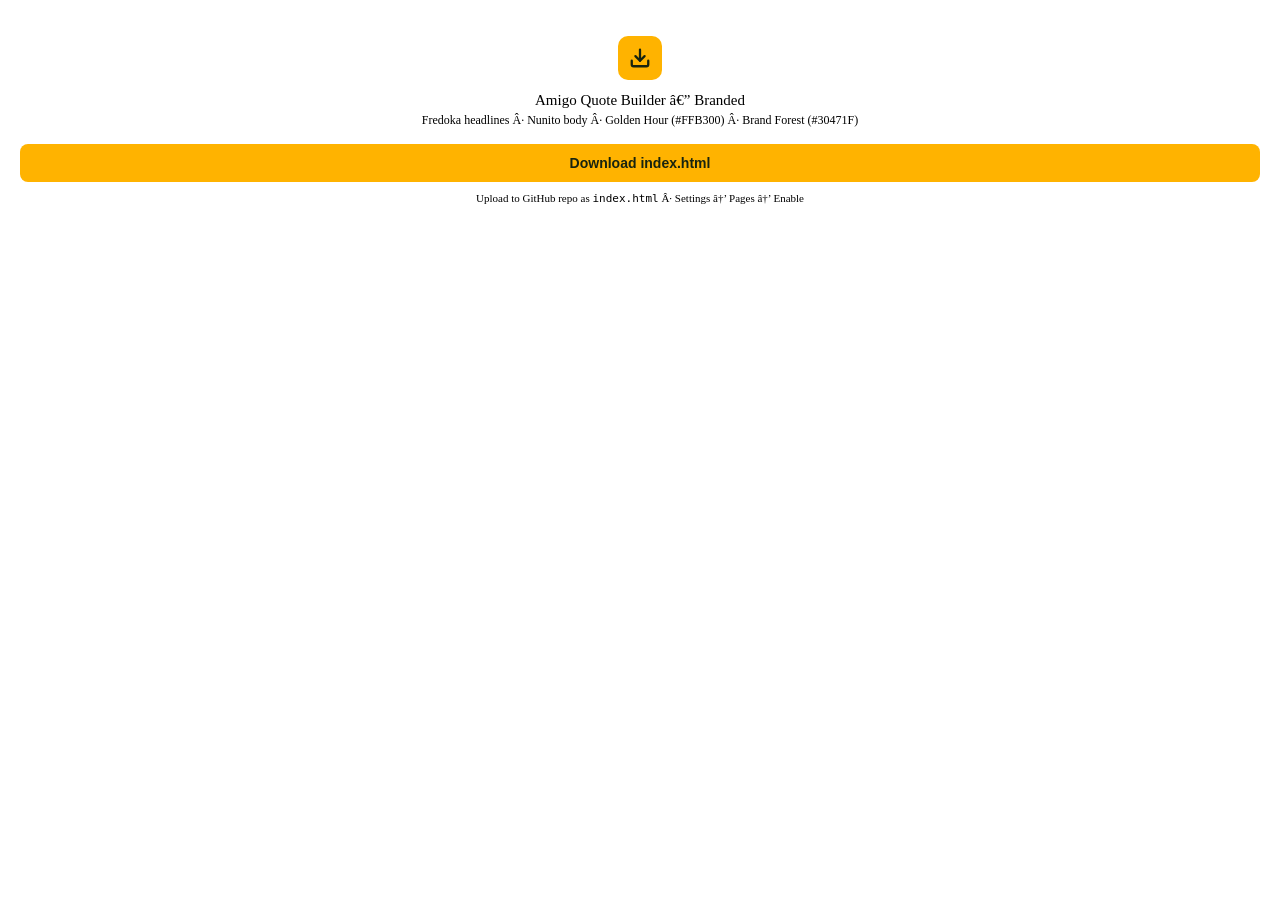
<file: index.html.html>
<style>
*{box-sizing:border-box;margin:0;padding:0}
</style>
<div style="padding:1rem 0">
  <div style="background:var(--color-background-primary);border:.5px solid var(--color-border-tertiary);border-radius:var(--border-radius-lg);padding:20px;text-align:center">
    <div style="width:44px;height:44px;background:#FFB300;border-radius:10px;display:flex;align-items:center;justify-content:center;margin:0 auto 12px">
      <svg width="22" height="22" viewBox="0 0 24 24" fill="none" stroke="#18240F" stroke-width="2.5" stroke-linecap="round" stroke-linejoin="round"><path d="M21 15v4a2 2 0 0 1-2 2H5a2 2 0 0 1-2-2v-4"/><polyline points="7 10 12 15 17 10"/><line x1="12" y1="15" x2="12" y2="3"/></svg>
    </div>
    <div style="font-size:15px;font-weight:500;color:var(--color-text-primary);margin-bottom:4px">Amigo Quote Builder — Branded</div>
    <div style="font-size:12px;color:var(--color-text-secondary);margin-bottom:16px">Fredoka headlines · Nunito body · Golden Hour (#FFB300) · Brand Forest (#30471F)</div>
    <button onclick="downloadFile()" style="background:#FFB300;color:#18240F;border:none;border-radius:8px;padding:11px 24px;font-size:14px;font-weight:700;cursor:pointer;width:100%;font-family:sans-serif">Download index.html</button>
    <div style="font-size:11px;color:var(--color-text-tertiary);margin-top:10px">Upload to GitHub repo as <code style="font-size:11px">index.html</code> · Settings → Pages → Enable</div>
  </div>
</div>
<script>
function downloadFile(){
const html=`<!DOCTYPE html>
<html lang="en">
<head>
<meta charset="UTF-8">
<meta name="viewport" content="width=device-width, initial-scale=1.0">
<title>Amigo Landscaping \u2014 Quote Builder</title>
<link rel="preconnect" href="https://fonts.googleapis.com">
<link rel="preconnect" href="https://fonts.gstatic.com" crossorigin>
<link href="https://fonts.googleapis.com/css2?family=Fredoka:wght@700&family=Nunito:wght@400;700&display=swap" rel="stylesheet">
<style>
*{box-sizing:border-box;margin:0;padding:0}
body{font-family:'Nunito',sans-serif;font-size:15px;background:#F3F4F6;color:#18240F;min-height:100vh}
h1,h2,h3,.headline{font-family:'Fredoka',sans-serif;font-weight:700}
.wrap{max-width:1100px;margin:0 auto;padding:20px 16px}
header{display:flex;align-items:center;gap:12px;margin-bottom:24px;padding-bottom:16px;border-bottom:2px solid #e8e8e0;background:#fff;margin:-0px;padding:16px 20px;border-radius:0 0 12px 12px;margin-bottom:20px;border:1px solid #e8e8e0}
.logo{width:38px;height:38px;background:#FFB300;border-radius:10px;display:flex;align-items:center;justify-content:center;flex-shrink:0}
header h1{font-family:'Fredoka',sans-serif;font-size:22px;font-weight:700;color:#18240F}
header p{font-size:12px;color:#888;margin-top:1px;font-family:'Nunito',sans-serif}
.card{background:#fff;border:1px solid #e8e8e0;border-radius:14px;padding:18px;margin-bottom:12px}
.sec-label{font-size:11px;font-weight:700;text-transform:uppercase;letter-spacing:.07em;color:#30471F;margin-bottom:12px;font-family:'Nunito',sans-serif}
.grid2{display:grid;grid-template-columns:1fr 1fr;gap:10px 14px}
.grid3{display:grid;grid-template-columns:1fr 1fr 1fr;gap:10px 14px}
label.lbl{display:block;font-size:12px;color:#555;margin-bottom:4px;font-family:'Nunito',sans-serif;font-weight:700}
input[type=number]{width:100%;font-size:14px;padding:9px 11px;border:1.5px solid #d8d8d0;border-radius:8px;background:#fafaf8;color:#18240F;outline:none;font-family:'Nunito',sans-serif}
input[type=number]:focus{border-color:#FFB300;background:#fff;box-shadow:0 0 0 3px rgba(255,179,0,0.15)}
.hint{font-size:10px;color:#aaa;margin-top:3px;font-family:'Nunito',sans-serif}
.seg{display:flex;border:2px solid #d8d8d0;border-radius:9px;overflow:hidden;background:#F3F4F6}
.seg button{flex:1;padding:9px 6px;font-size:12px;font-weight:700;cursor:pointer;background:transparent;border:none;border-right:1px solid #e0e0d8;color:#888;transition:all .15s;font-family:'Nunito',sans-serif}
.seg button:last-child{border-right:none}
.seg button.on{background:#FFB300;color:#18240F}
.warn-box{background:#fffbec;border:1.5px solid #FFB300;border-radius:8px;padding:8px 11px;font-size:11px;color:#7a5800;margin-top:8px;font-family:'Nunito',sans-serif}
.svc-row{display:flex;align-items:center;gap:9px;padding:9px 0;border-bottom:1px solid #f0f0ea;cursor:pointer;user-select:none}
.svc-row:last-child{border-bottom:none}
.chk{width:18px;height:18px;border-radius:5px;border:2px solid #d8d8d0;flex-shrink:0;display:flex;align-items:center;justify-content:center;background:#fff;transition:all .15s}
.chk.on{background:#FFB300;border-color:#FFB300}
.chk.dis{opacity:.3;cursor:not-allowed}
.svc-name{flex:1;font-size:13px;color:#18240F;line-height:1.4;font-family:'Nunito',sans-serif}
.svc-name.dim{color:#bbb}
.pop{font-size:10px;padding:2px 6px;border-radius:20px;background:#FFB300;color:#18240F;margin-left:5px;font-family:'Nunito',sans-serif;font-weight:700}
.atag{font-size:10px;padding:2px 6px;border-radius:20px;background:#E1F5EE;color:#30471F;margin-left:6px;font-family:'Nunito',sans-serif;font-weight:700}
.pi{width:80px;font-size:13px;padding:6px 8px;border:1.5px solid #d8d8d0;border-radius:7px;text-align:right;background:#fafaf8;color:#18240F;font-family:'Nunito',sans-serif}
.layout{display:grid;grid-template-columns:minmax(0,1fr) 300px;gap:14px;align-items:start}
@media(max-width:720px){.layout{grid-template-columns:1fr}.grid2{grid-template-columns:1fr}.grid3{grid-template-columns:1fr 1fr}}
.sticky{position:sticky;top:16px}
.met{background:#F3F4F6;border-radius:10px;padding:12px 14px}
.met-l{font-size:11px;color:#888;margin-bottom:2px;font-family:'Nunito',sans-serif;font-weight:700;text-transform:uppercase;letter-spacing:.05em}
.met-v{font-size:24px;font-weight:700;color:#18240F;font-family:'Fredoka',sans-serif}
.qhd{font-size:10px;font-weight:700;text-transform:uppercase;letter-spacing:.06em;color:#30471F;padding:7px 0 5px;margin:7px 0 5px;border-bottom:1.5px solid #f0f0ea;font-family:'Nunito',sans-serif}
.qi{background:#F3F4F6;border-radius:10px;padding:11px;margin-bottom:8px}
.qi-name{font-size:12px;font-weight:700;color:#18240F;font-family:'Nunito',sans-serif}
.qi-desc{font-size:11px;color:#666;line-height:1.55;margin:3px 0 8px;font-family:'Nunito',sans-serif}
.qi-price{font-size:14px;color:#30471F;font-weight:700;font-family:'Fredoka',sans-serif}
.qi-btns{display:flex;gap:4px;margin-top:7px;padding-top:7px;border-top:1px solid #e8e8e0}
.qi-btn{flex:1;font-size:10px;padding:5px 0;cursor:pointer;background:#fff;border:1px solid #e0e0d8;border-radius:6px;color:#555;text-align:center;font-family:'Nunito',sans-serif;font-weight:700}
.qi-btn:hover{background:#F3F4F6}
.qi-btn.g{background:#FFB300;color:#18240F;border-color:#FFB300}
.cp-btn{width:100%;padding:13px;background:#FFB300;color:#18240F;font-size:14px;font-weight:700;border:none;border-radius:9px;cursor:pointer;margin-top:8px;font-family:'Fredoka',sans-serif;letter-spacing:.03em}
.cp-btn:hover{background:#e6a200}
.empty{text-align:center;padding:20px 0;font-size:12px;color:#bbb;font-family:'Nunito',sans-serif}
.check-info{padding:8px 10px;background:#F3F4F6;border-radius:8px;font-size:12px;margin-top:8px;font-family:'Nunito',sans-serif}
</style>
</head>
<body>
<div class="wrap">
<header>
  <div class="logo"><svg width="20" height="20" viewBox="0 0 24 24" fill="none" stroke="#18240F" stroke-width="2.5" stroke-linecap="round" stroke-linejoin="round"><path d="M12 22s8-4 8-10V5l-8-3-8 3v7c0 6 8 10 8 10z"/></svg></div>
  <div>
    <h1>Amigo Landscaping &mdash; Quote Builder</h1>
    <p>Fill in property details &rarr; prices auto-calculate &rarr; select services &rarr; copy to Jobber</p>
  </div>
</header>

<div class="card">
  <div class="sec-label">Property details</div>
  <div class="grid2" style="margin-bottom:14px">
    <div><label class="lbl">Lawn / turf (sq ft)</label><input type="number" id="iLn" placeholder="e.g. 8000" oninput="upd()"></div>
    <div><label class="lbl">Lot size (sq ft)</label><input type="number" id="iLt" placeholder="e.g. 10890" oninput="upd()"></div>
    <div><label class="lbl">Paved area &mdash; driveway + walks (sq ft)</label><input type="number" id="iPv" placeholder="e.g. 800" oninput="upd()"></div>
    <div><label class="lbl">Mulch needed &mdash; eyeball (yards)</label><input type="number" id="iMu" placeholder="e.g. 3" step="0.5" oninput="upd()"><div class="hint">Drives bed maintenance + mulch pricing</div></div>
    <div><label class="lbl">Bush trim time per visit (hrs)</label><input type="number" id="iTr" placeholder="e.g. 1.5" step="0.25" oninput="upd()"></div>
    <div><label class="lbl">Perennial pruning per session (hrs)</label><input type="number" id="iPe" placeholder="e.g. 0.5" step="0.25" oninput="upd()"></div>
  </div>
  <div class="grid3">
    <div><label class="lbl" style="margin-bottom:7px">Man-hour rate</label><div class="seg" id="rPg"><button class="on" onclick="setBtn('rPg',this,()=>ST.rate=80)">$80/hr</button><button onclick="setBtn('rPg',this,()=>ST.rate=90)">$90/hr</button><button onclick="setBtn('rPg',this,()=>ST.rate=100)">$100/hr</button></div></div>
    <div><label class="lbl" style="margin-bottom:7px">Leaf volume (0=none &middot; 5=heavy)</label><div class="seg" id="lPg"><button onclick="setBtn('lPg',this,()=>ST.leaf=0)">0</button><button onclick="setBtn('lPg',this,()=>ST.leaf=1)">1</button><button class="on" onclick="setBtn('lPg',this,()=>ST.leaf=2)">2</button><button onclick="setBtn('lPg',this,()=>ST.leaf=3)">3</button><button onclick="setBtn('lPg',this,()=>ST.leaf=4)">4</button><button onclick="setBtn('lPg',this,()=>ST.leaf=5)">5</button></div></div>
    <div><label class="lbl" style="margin-bottom:7px">Snow trigger</label><div class="seg" id="snPg"><button class="on" onclick="setBtn('snPg',this,()=>ST.snow='2plus')">2&quot;+</button><button onclick="setBtn('snPg',this,()=>ST.snow='1plus')">1&quot;+</button><button onclick="setBtn('snPg',this,()=>ST.snow='zero')">Zero tolerance</button></div></div>
  </div>
  <div id="estW" style="display:none;margin-top:10px" class="warn-box">No lawn size entered &mdash; estimating turf at 70% of lot. Enter lawn size for accuracy.</div>
</div>

<div class="layout"><div id="svcCol"></div><div class="sticky" id="outCol"></div></div>
</div>

<script>
const $=id=>document.getElementById(id);
const VISITS=35,BED_CLEAN_BASE=100,BED_CLEAN_R1=38,BED_CLEAN_R2=26,BED_EST_BASE=200,BED_EST_R1=60,BED_EST_R2=40;
let ST={lawn:0,lot:0,paved:0,mulch:0,trim:0,peren:0,rate:80,leaf:2,snow:'2plus',sel:new Set(['A1']),ov:{}};
const DESCS={A1:'Weekly professional mowing of all turf areas during the growing season (35 visits, April\\u2013November). Using specialized mulching blades, grass clippings are finely shredded and returned to the lawn to naturally feed the soil. Includes string trimming around edges, obstacles, and beds, and blowing of hard surfaces.',A2:'Weekly professional mowing of all turf areas during the growing season (35 visits, April\\u2013November). Grass clippings are bagged and removed for a consistently clean appearance. Includes string trimming around edges, obstacles, and beds, and blowing of hard surfaces.',C1:'Routine maintenance of garden beds using string trimmers to control visible weed growth and maintain a neat appearance. Performed during regular weekly visits. Mechanical trim only \\u2014 no hand pulling; root systems remain intact.',C2:'Ongoing hand-pulled weeding and light bed upkeep performed during regular weekly visits. Includes an application of Preen weed preventer to prevent new weeds from sprouting.',B1:'Mechanical core aeration of turf areas performed in spring to relieve soil compaction and improve air, water, and nutrient movement into the root zone.',B2:'Mechanical core aeration of turf areas performed in fall to reduce compaction following the growing season and support root health heading into winter.',B3:'Application of grass seed in spring to improve turf density and strengthen existing lawn coverage. Intended to thicken existing turf \\u2014 not designed to restore large bare or damaged areas.',B4:'Application of grass seed in fall to increase turf density and improve lawn thickness for the following season.',D1:'Seasonal cleanup performed in early spring to reset the property after winter. All organic material is finely shredded and returned to the soil to recycle nutrients naturally.',D2:'Seasonal cleanup performed in early spring to reset the property after winter. All collected material is completely hauled away for a perfectly clean appearance.',G1:'Add-on to your weekly mowing plan. During fall visits, leaves are shredded and mulched into the turf. Includes a deep end-of-season cleanup to clear excess leaf cover from the lawn, hardscapes, and garden beds.',G2:'Add-on to your weekly mowing plan. Leaves are actively collected and hauled away from the lawn and hardscapes during every fall visit. Season concludes with a comprehensive full-property final cleanup.',G3:'Add-on to your weekly mowing plan. Our most comprehensive leaf service \\u2014 leaves are completely cleared from the lawn, hardscapes, and all flower beds during every fall visit, with all material hauled away.',G4:'A single, comprehensive property cleanup. Leaves, sticks, and debris cleared from lawn and flower beds. All organic material finely shredded and returned to the soil.',G5:'A single, comprehensive property cleanup. Leaves, sticks, and debris cleared from lawn and flower beds. All collected material completely hauled away.',E1:'One professional trimming visit per year for bushes. Trimming focuses on restoring a neat, balanced shape. Performed with handheld tools from ground level only. Tree work not included.',E4:'Two professional trimming visits per year for bushes. Recommended for faster-growing landscapes. Performed with handheld tools from ground level only. Tree work not included.',E2:'Ongoing trimming support throughout the season performed as needed when growth becomes excessive. Add-on to your weekly mowing plan. Trimming limited to bushes from ground level.',E5:'Upgrades shaping services to include use of step ladders for taller bushes. Tree canopy work and large tree pruning remain excluded.',E3:'Seasonal pruning of perennial flowers performed at appropriate times to maintain plant health and appearance. Does not include bush or tree trimming.',F1:'Delivery and installation of dark brown mulch in flower beds. Includes natural edge-defining between lawn and flower beds as needed. Complimentary application of Preen weed preventer baked into the price. Priced at $150/yard.',H1:'24/7 snow clearing triggered after approximately 2 inches of accumulation. Unlimited visits for qualifying events. Covers designated driveways and walkways.',H2:'Priority 24/7 snow clearing triggered after approximately 1 inch of accumulation. Unlimited visits with earlier dispatch and priority scheduling.',H4:'Highest priority 24/7 snow clearing triggered at any accumulation. Unlimited visits \\u2014 property remains completely clear at all times.',H3:'Application of salt to walkways and driveways following snow removal to improve traction and reduce icing.'};
const CATS=[{id:'A',title:'Recurring lawn maintenance',items:[{id:'A1',name:'Weekly Lawn Maintenance \\u2013 Nutrient Standard',pop:true},{id:'A2',name:'Weekly Lawn Maintenance \\u2013 Pristine Standard',auto:true}]},{id:'C',title:'Garden bed maintenance',addon:'add-on to mowing',items:[{id:'C1',name:'Garden Maintenance \\u2013 Clean Look Plan',pop:true,dep:true},{id:'C2',name:'Garden Maintenance \\u2013 Estate Detail Plan',dep:true}]},{id:'B',title:'Lawn health services',items:[{id:'B1',name:'Spring Aeration'},{id:'B2',name:'Fall Aeration'},{id:'B3',name:'Spring Overseeding'},{id:'B4',name:'Fall Overseeding'}]},{id:'D',title:'Spring cleanups',items:[{id:'D1',name:'Spring Cleanup \\u2013 Nutrient Standard',pop:true},{id:'D2',name:'Spring Cleanup \\u2013 Pristine Standard'}]},{id:'G',title:'Fall leaf care',addon:'add-on to mowing',items:[{id:'G1',name:'Leaf Care \\u2013 Standard',pop:true,dep:true},{id:'G2',name:'Leaf Care \\u2013 Pristine',dep:true},{id:'G3',name:'Leaf Care \\u2013 Estate',dep:true},{id:'G4',name:'One-Time Cleanup \\u2013 Nutrient Standard',pop:true},{id:'G5',name:'One-Time Cleanup \\u2013 Pristine Standard'}]},{id:'E',title:'Trimming & pruning',items:[{id:'E1',name:'Annual Shaping'},{id:'E4',name:'Bi-Annual Shaping'},{id:'E2',name:'Premium Managed Shaping',dep:true},{id:'E5',name:'Ladder Use Upgrade'},{id:'E3',name:'Perennial Flower Pruning'}]},{id:'F',title:'Mulch services',items:[{id:'F1',name:'Mulch Installation & Flower Bed Edging'}]},{id:'H',title:'Winter / snow services',items:[{id:'H1',name:'Snow Removal \\u2013 Standard'},{id:'H2',name:'Snow Removal \\u2013 Premium'},{id:'H4',name:'Snow Removal \\u2013 Zero Tolerance'},{id:'H3',name:'Salt Treatment'}]}];
const MDEPS=['C1','C2','G1','G2','G3','E2'];
function isMow(){return ST.sel.has('A1')||ST.sel.has('A2')}
function bedPrice(y,base,r1,r2){return base+Math.min(y,8)*r1+Math.max(y-8,0)*r2;}
function getSug(){let{paved,mulch,trim,peren,rate,leaf,snow}=ST;let lawn=ST.lawn,lot=ST.lot;if(!lawn&&lot)lawn=lot*0.7;let mc=0;if(lawn>0){if(lawn<=5000)mc=40;else if(lawn<=10000)mc=40+(lawn-5000)*0.0019;else if(lawn<=20000)mc=49.5+(lawn-10000)*0.0015;else mc=64.5+(lawn-20000)*0.0012;}const mowY=Math.round(mc*VISITS);const c1=mulch>0?Math.round(bedPrice(mulch,BED_CLEAN_BASE,BED_CLEAN_R1,BED_CLEAN_R2)):mc>0?Math.round(mc*3):0;const c2=mulch>0?Math.round(bedPrice(mulch,BED_EST_BASE,BED_EST_R1,BED_EST_R2)):mc>0?Math.round(mc*5):0;let fb=0;if(lot>0&&leaf>0){const b=lot<=10000?275:lot<=20000?275+(lot-10000)*0.011:lot<=43560?385+(lot-20000)*0.007:550+(lot-43560)*0.006;fb=b*(1+[0,0,0.25,0.5,0.8,1.2][leaf]);}const sc=lot>0?(lot<=10000?200:lot<=20000?200+(lot-10000)*0.008:lot<=43560?280+(lot-20000)*0.005:420+(lot-43560)*0.004):0;let snb=paved>0?(paved<=600?695:695+(paved-600)*0.27):0;if(snow==='1plus')snb*=1.4;if(snow==='zero')snb*=2.0;return{A1:mowY,A2:Math.round(mowY*1.25),C1:c1,C2:c2,B1:mc>0?Math.round(mc*3.5):0,B2:mc>0?Math.round(mc*3.5):0,B3:mc>0&&lawn>0?Math.round(mc+lawn*0.02):0,B4:mc>0&&lawn>0?Math.round(mc+lawn*0.02):0,D1:Math.round(sc),D2:Math.round(sc*1.2),G1:Math.round(fb),G2:Math.round(fb*1.35),G3:Math.round(fb*1.7),G4:Math.round(fb*0.65),G5:Math.round(fb*0.65*1.2),E1:trim>0?Math.round(trim*rate):0,E4:trim>0?Math.round(trim*rate*2):0,E2:trim>0?Math.round(trim*rate*6):0,E5:trim>0?Math.round(trim*rate*0.3):0,E3:peren>0?Math.round(peren*rate*2):0,F1:mulch>0?Math.round(mulch*150):0,H1:Math.round(snb),H2:Math.round(snb),H4:Math.round(snb),H3:paved>0?Math.round(100+(paved>600?(paved-600)*0.05:0)):0};}
function gp(id){if(id==='A2'){const b='A1'in ST.ov?ST.ov.A1:(getSug().A1||0);return Math.round(b*1.25);}return id in ST.ov?ST.ov[id]:(getSug()[id]||0);}
function tot(){let s=0;ST.sel.forEach(id=>s+=gp(id));return s;}
function toggle(id,cid){if(MDEPS.includes(id)&&!isMow())return;if(ST.sel.has(id)){ST.sel.delete(id);if(cid==='A'&&!isMow())MDEPS.forEach(d=>ST.sel.delete(d));}else ST.sel.add(id);render();}
function setBtn(gid,btn,fn){document.querySelectorAll('#'+gid+' button').forEach(b=>b.classList.remove('on'));btn.classList.add('on');fn();render();}
function upd(){ST.lawn=parseFloat($('iLn').value)||0;ST.lot=parseFloat($('iLt').value)||0;ST.paved=parseFloat($('iPv').value)||0;ST.mulch=parseFloat($('iMu').value)||0;ST.trim=parseFloat($('iTr').value)||0;ST.peren=parseFloat($('iPe').value)||0;render();}
function ovr(id,val){const n=parseFloat(val);if(isNaN(n)||val==='')delete ST.ov[id];else ST.ov[id]=n;renderOut();}
function cpText(t,btn){navigator.clipboard.writeText(t).then(()=>{if(btn){const o=btn.textContent;btn.textContent='Copied';setTimeout(()=>btn.textContent=o,1500);}}).catch(()=>{});}
function cpItem(id,what,btn){let t='';for(const cat of CATS){const item=cat.items.find(i=>i.id===id);if(item){const mo=Math.round(gp(id)/12);if(what==='n')t=item.name;else if(what==='d')t=DESCS[id]||'';else t=item.name+'\\n'+(DESCS[id]||'')+'\\n\\n$'+mo+'/month';break;}}cpText(t,btn);}
function cpAll(btn){const lines=[];for(const cat of CATS){const sel=cat.items.filter(i=>ST.sel.has(i.id));if(!sel.length)continue;lines.push(cat.title.toUpperCase());lines.push('');sel.forEach(item=>{lines.push(item.name);lines.push(DESCS[item.id]||'');lines.push('$'+Math.round(gp(item.id)/12)+'/month');lines.push('');});}const t=tot();if(t>0){lines.push('---');lines.push('Annual total: $'+Math.round(t).toLocaleString());lines.push('Monthly (12-mo): $'+Math.round(t/12).toLocaleString());}cpText(lines.join('\\n'),btn);}
function renderSvc(){const sug=getSug();let h='';for(const cat of CATS){h+='<div class="card"><div style="display:flex;align-items:center;margin-bottom:11px"><div class="sec-label" style="margin:0">'+cat.title+'</div>'+(cat.addon?'<span class="atag">'+cat.addon+'</span>':'')+'</div>';for(const item of cat.items){const sel=ST.sel.has(item.id),dis=MDEPS.includes(item.id)&&!isMow();const p=gp(item.id),sp=sug[item.id]||0;const chk=sel&&!dis?'<svg width="11" height="11" viewBox="0 0 12 12"><polyline points="1,6.5 4.5,10 11,2" stroke="#18240F" stroke-width="2.2" fill="none" stroke-linecap="round" stroke-linejoin="round"/></svg>':'';h+='<div class="svc-row" onclick="'+(dis?'':' toggle(\\''+item.id+'\\',\\''+cat.id+'\\')' )+'" style="'+(dis?'cursor:default':'')+'"><div class="chk '+(sel&&!dis?'on':'')+(dis?' dis':'')+'">'+chk+'</div><div class="svc-name'+(dis?' dim':'')+'">'+item.name+(item.pop?'<span class="pop">Popular</span>':'')+(dis?'<span style="font-size:10px;color:#bbb"> &middot; requires mowing plan</span>':'')+'</div>';if(item.auto){h+='<div style="text-align:right;font-size:13px;min-width:80px"><div style="font-weight:700;font-family:Fredoka,sans-serif">$'+Math.round(p).toLocaleString()+'</div><div style="font-size:10px;color:#888">+25% auto</div></div>';}else{h+='<input class="pi" type="number" value="'+(p>0?Math.round(p):'')+'" placeholder="'+(sp>0?Math.round(sp):'0')+'" onclick="event.stopPropagation()" oninput="event.stopPropagation();ovr(\\''+item.id+'\\',this.value)">';}h+='</div>';}if(cat.id==='C'&&ST.mulch>0){h+='<div class="hint" style="margin-top:7px;padding-top:7px;border-top:1px solid #f0f0ea">Clean Look = $'+BED_CLEAN_BASE+' + $'+BED_CLEAN_R1+'/yd (first 8) + $'+BED_CLEAN_R2+'/yd beyond &nbsp;&middot;&nbsp; Estate = $'+BED_EST_BASE+' + $'+BED_EST_R1+'/yd + $'+BED_EST_R2+'/yd beyond &nbsp;&middot;&nbsp; '+ST.mulch+' yds entered</div>';}h+='</div>';}$('svcCol').innerHTML=h;}
function renderOut(){const t=tot();let h='<div class="card" style="margin-bottom:12px"><div class="sec-label">Summary</div><div style="display:grid;grid-template-columns:1fr 1fr;gap:10px"><div class="met"><div class="met-l">Annual total</div><div class="met-v">'+(t>0?'$'+Math.round(t).toLocaleString():'&mdash;')+'</div></div><div class="met"><div class="met-l">Monthly (&divide;12)</div><div class="met-v">'+(t>0?'$'+Math.round(t/12).toLocaleString():'&mdash;')+'</div></div></div>';const trimSel=['E1','E4','E2'].filter(id=>ST.sel.has(id));if(trimSel.length&&ST.trim>0){const vMap={E1:1,E4:2,E2:6};let tT=0,tH=0;trimSel.forEach(id=>{tT+=gp(id);tH+=ST.trim*(vMap[id]||1);});const ir=tH>0?Math.round(tT/tH):0;const ok=Math.abs(ir-ST.rate)<10,lo=ir<ST.rate-10;const cl=ok?'#30471F':lo?'#cc0000':'#7a5800';h+='<div class="check-info"><span style="color:#888">Trim rate check: </span><span style="font-weight:700;color:'+cl+'">$'+ir+'/hr &middot; '+(lo?'below target':ok?'on target':'above target')+'</span><span style="color:#888"> (target $'+ST.rate+'/hr)</span></div>';}if(ST.mulch>0&&ST.sel.has('F1')){const p=gp('F1'),cost=Math.round(ST.mulch*30),margin=p-cost;h+='<div class="check-info"><span style="color:#888">Mulch: </span><span style="font-weight:700">$'+Math.round(p).toLocaleString()+'</span><span style="color:#888"> &middot; $'+cost+' material &middot; </span><span style="color:#30471F;font-weight:700">$'+margin+' margin</span></div>';}h+='<button class="cp-btn" onclick="cpAll(this)">Copy all line items</button></div>';h+='<div class="card"><div class="sec-label">Jobber line items</div>';let any=false;for(const cat of CATS){const sel=cat.items.filter(i=>ST.sel.has(i.id));if(!sel.length)continue;any=true;h+='<div class="qhd">'+cat.title+'</div>';sel.forEach(item=>{const p=gp(item.id);h+='<div class="qi"><div class="qi-name">'+item.name+'</div><div class="qi-desc">'+(DESCS[item.id]||'')+'</div><div class="qi-price">$'+Math.round(p/12)+'/month</div><div class="qi-btns"><button class="qi-btn" onclick="cpItem(\\''+item.id+'\\',\\'n\\',this)">Name</button><button class="qi-btn" onclick="cpItem(\\''+item.id+'\\',\\'d\\',this)">Desc</button><button class="qi-btn g" onclick="cpItem(\\''+item.id+'\\',\\'a\\',this)">All</button></div></div>';});}if(!any)h+='<div class="empty">Select services to see line items</div>';h+='</div>';$('outCol').innerHTML=h;}
function render(){$('estW').style.display=(!ST.lawn&&ST.lot)?'block':'none';renderSvc();renderOut();}
render();
<\/script>
</body>
</html>`;
  const blob=new Blob([html],{type:'text/html'});
  const a=document.createElement('a');
  a.href=URL.createObjectURL(blob);
  a.download='index.html';
  a.click();
  URL.revokeObjectURL(a.href);
}
</script>
</file>
